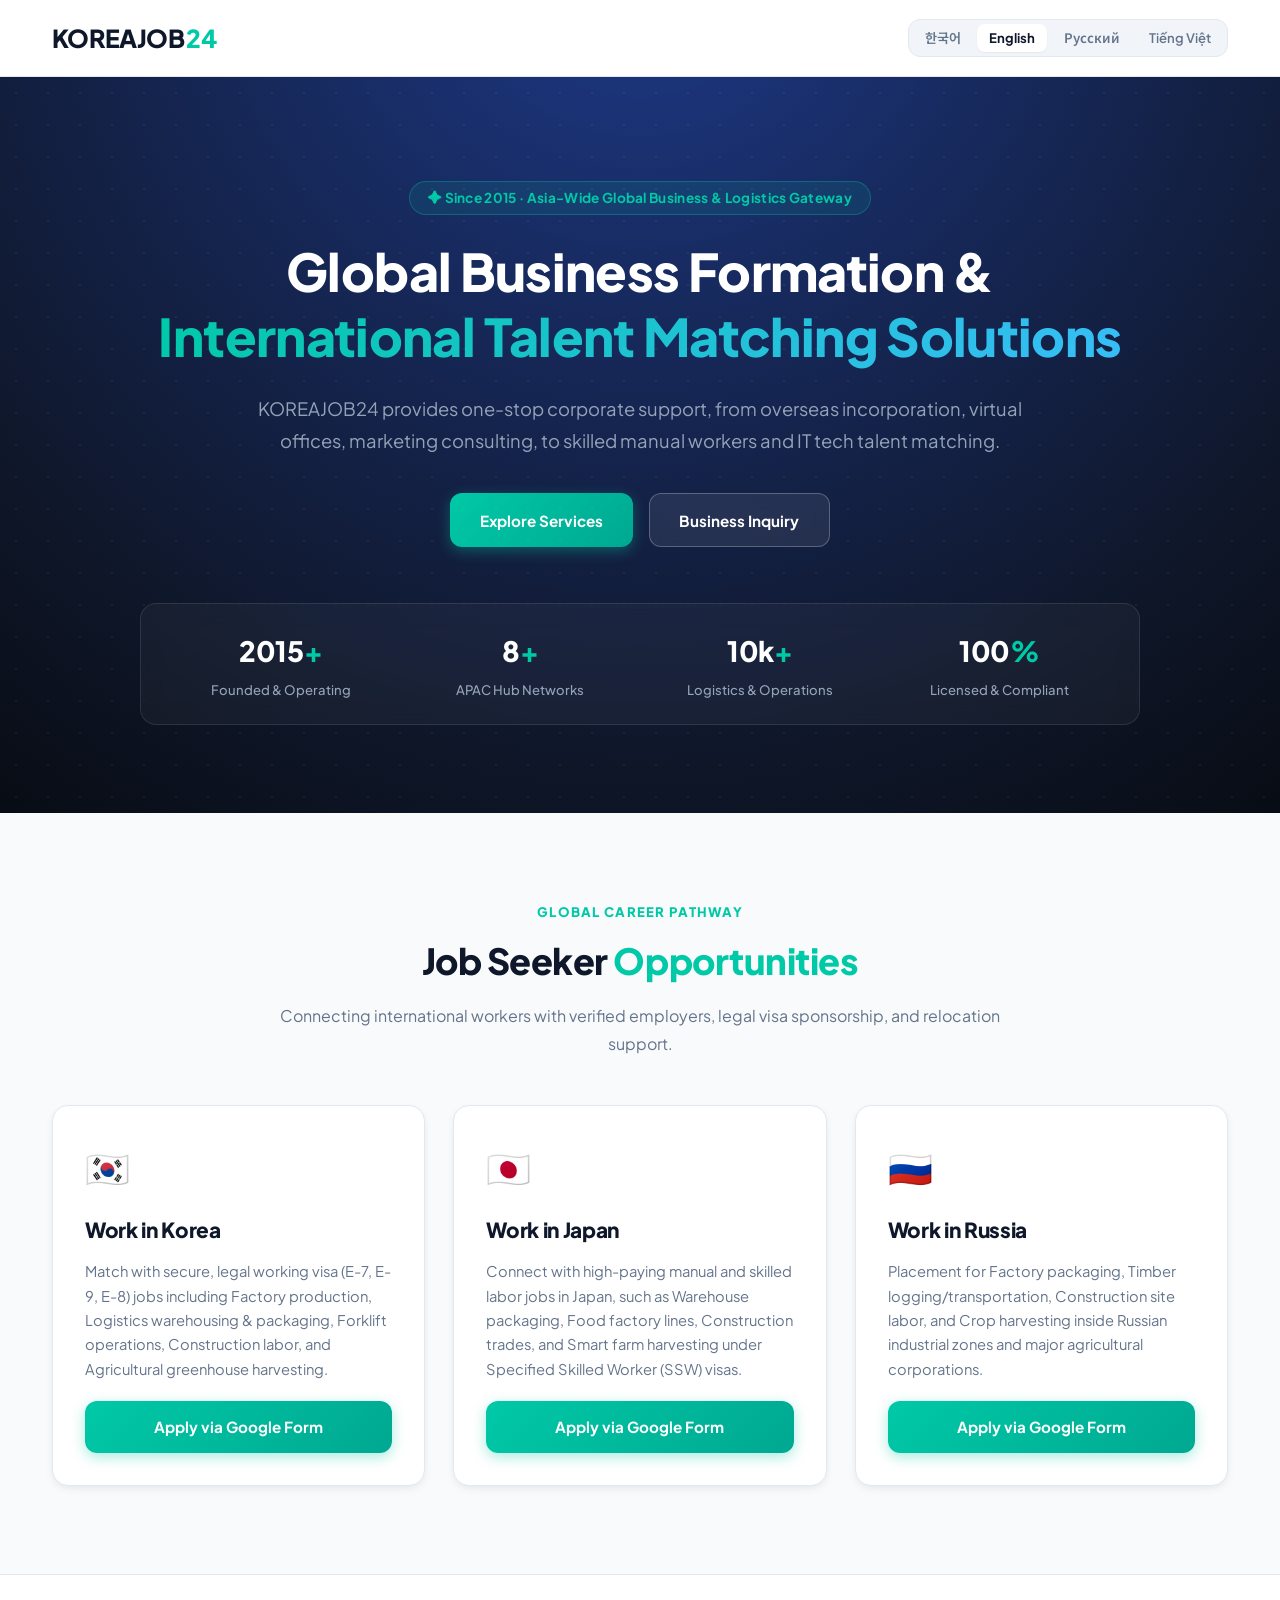
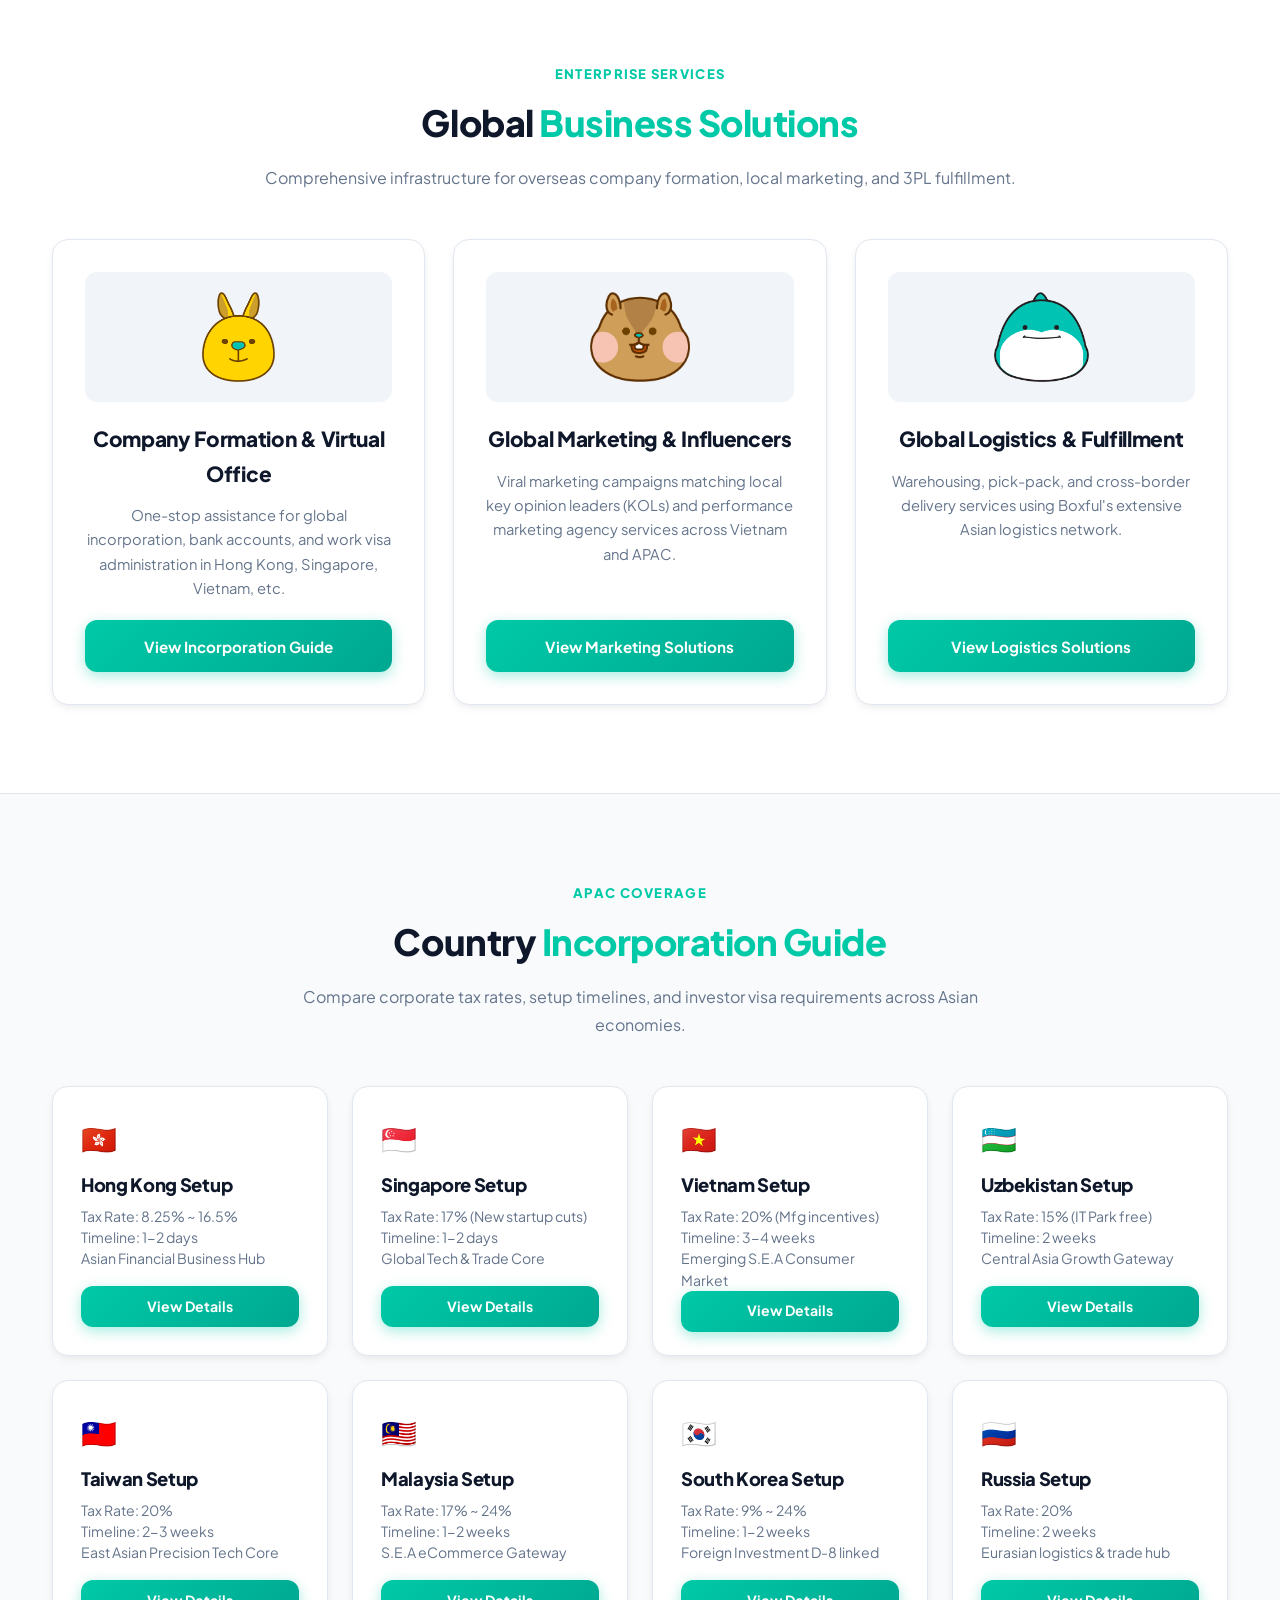
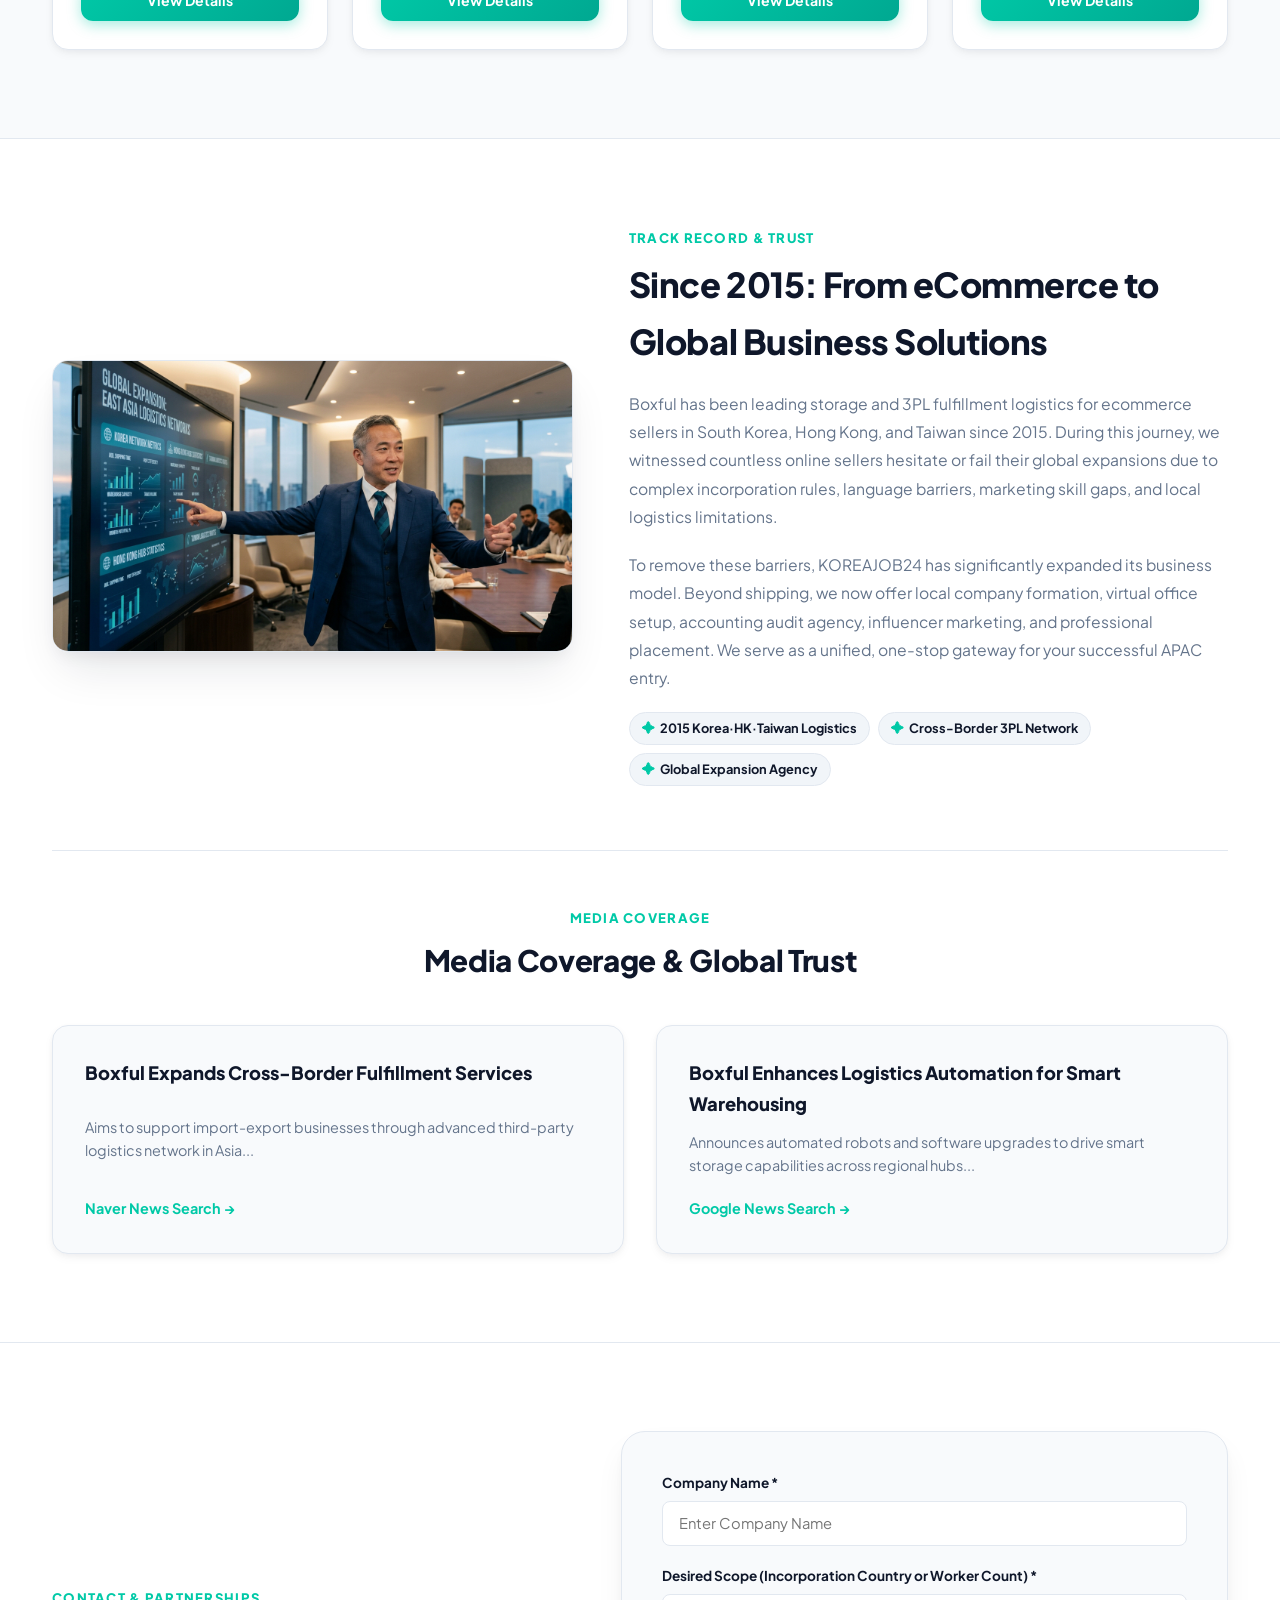
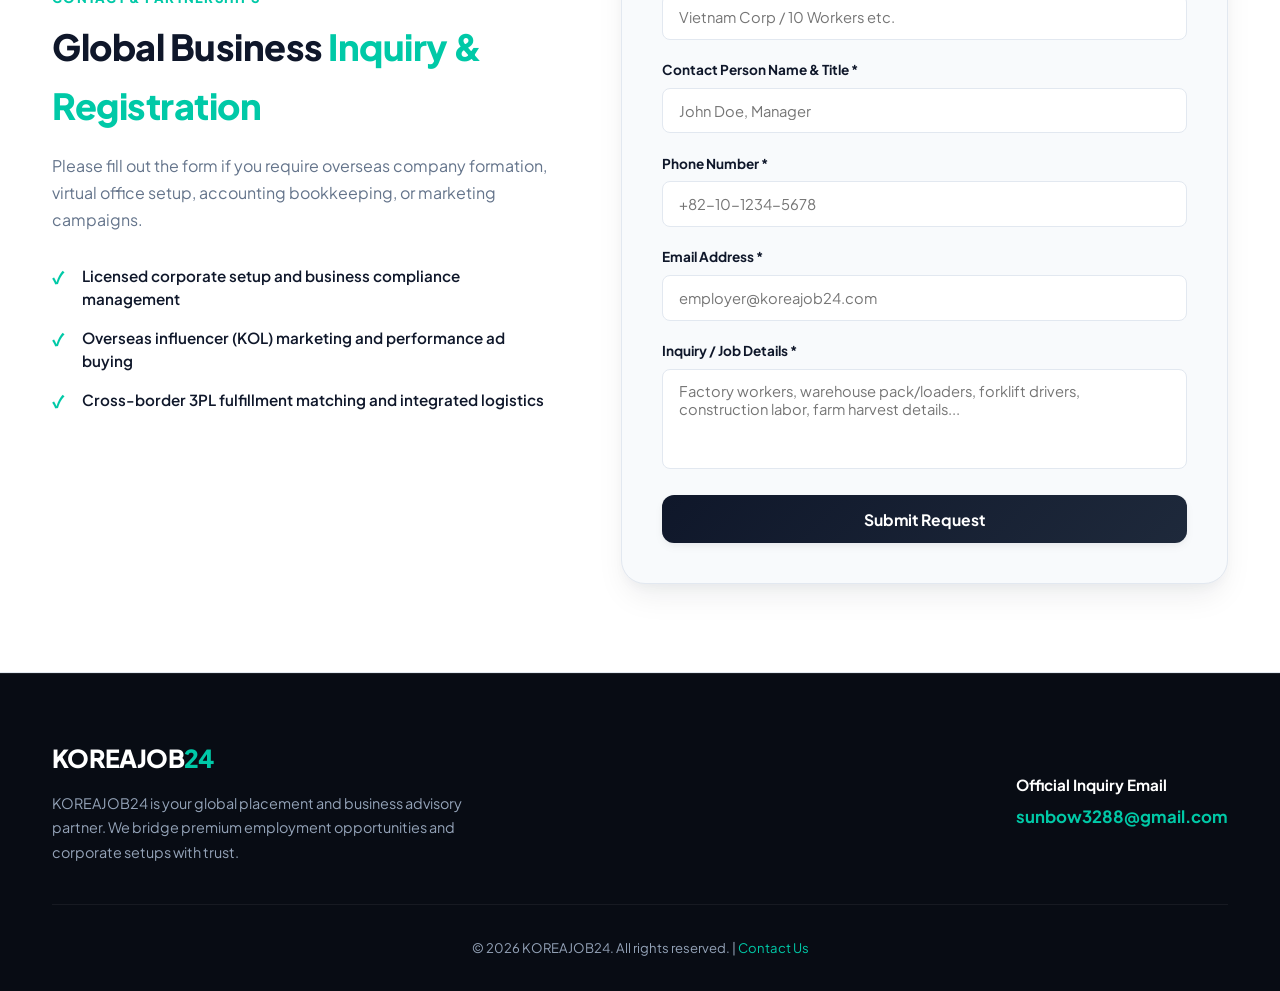
<file: index.html>
<!DOCTYPE html>
<html lang="ko">
<head>
  <meta charset="UTF-8">
  <meta name="viewport" content="width=device-width, initial-scale=1.0, maximum-scale=5.0">
  <title>KOREAJOB24 - 글로벌 비즈니스 설립, 해외 취업 및 마케팅·물류 솔루션</title>
  
  <!-- Primary SEO Meta Tags -->
  <meta name="description" content="KOREAJOB24는 해외 법인 설립, 비즈니스 비자 발급, 아시아 현지 인플루언서 마케팅, 박스풀 3PL 풀필먼트 물류 및 기능직/IT 해외 취업 매칭을 원스톱으로 제공합니다.">
  <meta name="keywords" content="해외법인설립, 해외취업, E-9비자, E-7비자, 박스풀물류, 크로스보더풀필먼트, 해외인플루언서마케팅, 글로벌비즈니스, 홍콩법인, 싱가포르법인, 베트남법인, 우즈베키스탄법인, 대만법인">
  <meta name="author" content="KOREAJOB24 & Boxful">
  <meta name="robots" content="index, follow, max-image-preview:large, max-snippet:-1, max-video-preview:-1">
  <link rel="canonical" href="https://koreajob24.com/">

  <!-- Hreflang Multi-language SEO -->
  <link rel="alternate" hreflang="ko" href="https://koreajob24.com/" />
  <link rel="alternate" hreflang="en" href="https://koreajob24.com/?lang=en" />
  <link rel="alternate" hreflang="ru" href="https://koreajob24.com/?lang=ru" />
  <link rel="alternate" hreflang="vi" href="https://koreajob24.com/?lang=vi" />
  <link rel="alternate" hreflang="x-default" href="https://koreajob24.com/" />

  <!-- Open Graph / Facebook / Kakao -->
  <meta property="og:type" content="website">
  <meta property="og:url" content="https://koreajob24.com/">
  <meta property="og:site_name" content="KOREAJOB24">
  <meta property="og:title" content="KOREAJOB24 - 글로벌 비즈니스 설립 및 해외 우수 인재 매칭">
  <meta property="og:description" content="2015년부터 축적된 아시아 물류 및 해외 법인설립, 인플루언서 마케팅, 합법 취업비자 매칭 통합 원스톱 플랫폼.">
  <meta property="og:image" content="brand_story.jpg">
  <meta property="og:locale" content="ko_KR">
  <meta property="og:locale:alternate" content="en_US">
  <meta property="og:locale:alternate" content="ru_RU">
  <meta property="og:locale:alternate" content="vi_VN">

  <!-- Twitter Meta Tags -->
  <meta name="twitter:card" content="summary_large_image">
  <meta name="twitter:title" content="KOREAJOB24 - Global Business & Talent Solutions">
  <meta name="twitter:description" content="One-stop platform for Asian market entry: Company incorporation, local influencer marketing, 3PL logistics, and talent recruitment.">
  <meta name="twitter:image" content="brand_story.jpg">

  <!-- Favicon & Stylesheet -->
  <link rel="stylesheet" href="style.css">

  <!-- JSON-LD Structured Data Schema -->
  <script type="application/ld+json">
  {
    "@context": "https://schema.org",
    "@type": "Organization",
    "name": "KOREAJOB24",
    "url": "https://koreajob24.com",
    "logo": "https://koreajob24.com/mascot_yellow.png",
    "description": "Global business setup, overseas talent matching, influencer marketing, and 3PL fulfillment logistics across Asia.",
    "foundingDate": "2015",
    "contactPoint": {
      "@type": "ContactPoint",
      "email": "sunbow3288@gmail.com",
      "contactType": "customer service",
      "areaServed": ["KR", "HK", "SG", "VN", "UZ", "TW", "MY", "RU", "JP"],
      "availableLanguage": ["Korean", "English", "Russian", "Vietnamese"]
    }
  }
  </script>
</head>
<body>
  
  <!-- Header -->
  <header>
    <div class="container">
      <a href="index.html" class="logo">KOREAJOB<span>24</span></a>
      <div class="lang-switch">
        <button class="lang-btn active" onclick="switchLanguage('ko')"><span class="lang-full">한국어</span><span class="lang-short">KO</span></button>
        <button class="lang-btn" onclick="switchLanguage('en')"><span class="lang-full">English</span><span class="lang-short">EN</span></button>
        <button class="lang-btn" onclick="switchLanguage('ru')"><span class="lang-full">Русский</span><span class="lang-short">RU</span></button>
        <button class="lang-btn" onclick="switchLanguage('vi')"><span class="lang-full">Tiếng Việt</span><span class="lang-short">VI</span></button>
      </div>
    </div>
  </header>

  <!-- Hero Section -->
  <section class="hero">
    <div class="container">
      <div class="hero-pill" data-lang-key="hero_pill">✦ Since 2015 · Asia-Wide Global Business & Logistics Gateway</div>
      <h1 data-lang-key="hero_title">글로벌 비즈니스 설립 및<br/><span>해외 우수 인재 매칭 솔루션</span></h1>
      <p data-lang-key="hero_subtitle">KOREAJOB24는 해외 법인 설립, 가상오피스, 글로벌 마케팅 대행부터 현장 기능직 및 IT 전문 인재 매칭까지 원스톱 기업 지원 서비스를 제공합니다.</p>
      <div class="hero-btns">
        <a href="#services" class="btn btn-primary" data-lang-key="hero_btn_services">서비스 둘러보기</a>
        <a href="#employers" class="btn btn-secondary" data-lang-key="hero_btn_employers">업무 제휴 및 문의</a>
      </div>

      <!-- Hero Stats Bar -->
      <div class="hero-stats">
        <div class="stat-item">
          <div class="stat-number">2015<span>+</span></div>
          <div class="stat-label" data-lang-key="stat_years_label">Founded & Operating</div>
        </div>
        <div class="stat-item">
          <div class="stat-number">8<span>+</span></div>
          <div class="stat-label" data-lang-key="stat_countries_label">APAC Hub Networks</div>
        </div>
        <div class="stat-item">
          <div class="stat-number">10k<span>+</span></div>
          <div class="stat-label" data-lang-key="stat_ops_label">Logistics & Operations</div>
        </div>
        <div class="stat-item">
          <div class="stat-number">100<span>%</span></div>
          <div class="stat-label" data-lang-key="stat_compliance_label">Licensed & Compliant</div>
        </div>
      </div>

    </div>
  </section>

  <!-- Job Seekers Section -->
  <section class="section" id="seekers" style="background-color: var(--bg-main); border-bottom: 1px solid var(--border);">
    <div class="container">
      <div class="section-header">
        <span class="section-tag" data-lang-key="section_tag_career">Global Career Pathway</span>
        <h2 class="section-title" data-lang-key="seekers_title">해외 취업 <span>지원하기</span></h2>
        <p class="section-subtitle" data-lang-key="seekers_subtitle">합법 비자 취득부터 근무지 배정까지, 신뢰할 수 있는 글로벌 일자리를 연결합니다.</p>
      </div>
      <div class="seeker-grid">
        
        <!-- Seeker Card 1: Korea -->
        <div class="seeker-card">
          <div>
            <div class="card-icon">🇰🇷</div>
            <h3 class="card-title" data-lang-key="card1_title">한국 취업 (Korea)</h3>
            <p class="card-desc" data-lang-key="card1_desc">제조 공장 생산직, 물류창고 포장/지게차 운전, 건설현장(토목/비계), 농가 농작물 수확 등 합법 비자(E-7, E-9, E-8) 기반의 안전하고 확실한 일자리를 매칭합니다.</p>
          </div>
          <a href="https://forms.google.com" target="_blank" class="btn btn-primary" data-lang-key="card_btn_apply">구글 폼으로 지원하기</a>
        </div>

        <!-- Seeker Card 2: Japan -->
        <div class="seeker-card">
          <div>
            <div class="card-icon">🇯🇵</div>
            <h3 class="card-title" data-lang-key="card2_title">일본 취업 (Japan)</h3>
            <p class="card-desc" data-lang-key="card2_desc">일본 내 대형 물류창고 하역 적재, 식품가공 공장 라인, 도로/건축 건설현장 노무, 비닐하우스 영농 등 특정기능 비자 취득을 통한 고수익 일자리를 연결합니다.</p>
          </div>
          <a href="https://forms.google.com" target="_blank" class="btn btn-primary" data-lang-key="card_btn_apply">구글 폼으로 지원하기</a>
        </div>

        <!-- Seeker Card 3: Russia -->
        <div class="seeker-card">
          <div>
            <div class="card-icon">🇷🇺</div>
            <h3 class="card-title" data-lang-key="card3_title">러시아 취업 (Russia)</h3>
            <p class="card-desc" data-lang-key="card3_desc">목재 벌목/수송 가공, 건설 현장 인부, 대규모 제조업 포장 라인, 농작물 수확 가공 등 러시아 주요 산업 단지와 아그로 기업의 신뢰할 수 있는 일자리를 매칭해 드립니다.</p>
          </div>
          <a href="https://forms.google.com" target="_blank" class="btn btn-primary" data-lang-key="card_btn_apply">구글 폼으로 지원하기</a>
        </div>

      </div>
    </div>
  </section>

  <!-- Global Business Solutions Section -->
  <section class="section" id="services" style="background-color: var(--bg-white);">
    <div class="container">
      <div class="section-header">
        <span class="section-tag" data-lang-key="section_tag_services">Enterprise Services</span>
        <h2 class="section-title" data-lang-key="services_title">글로벌 <span>비즈니스 솔루션</span></h2>
        <p class="section-subtitle" data-lang-key="services_subtitle">현지 진출 초기 설립부터 마케팅, 물류 유통까지 종합 원스톱 인프라를 제공합니다.</p>
      </div>
      <div class="seeker-grid">
        
        <!-- Service Card 1: Company Formation & Virtual Office -->
        <div class="seeker-card" style="height: auto; min-height: 440px; justify-content: space-between; text-align: center;">
          <div>
            <div class="mascot-container">
              <img src="mascot_yellow.png" alt="Mascot Yellow Rabbit" class="mascot-img">
            </div>
            <h3 class="card-title" data-lang-key="service1_title">해외법인 설립 & 가상오피스</h3>
            <p class="card-desc" data-lang-key="service1_desc">홍콩, 싱가포르, 베트남 등 글로벌 법인 설립 및 은행 계좌 개설, 주재원 비자 수속 대행 서비스를 원스톱으로 지원합니다.</p>
          </div>
          <a href="#countries" class="btn btn-primary" data-lang-key="service_btn_countries" style="width: 100%;">설립 가이드 보기</a>
        </div>

        <!-- Service Card 2: Global Digital Marketing -->
        <div class="seeker-card" style="height: auto; min-height: 440px; justify-content: space-between; text-align: center;">
          <div>
            <div class="mascot-container">
              <img src="mascot_brown.png" alt="Mascot Brown Chipmunk" class="mascot-img">
            </div>
            <h3 class="card-title" data-lang-key="service2_title_mkt">글로벌 마케팅 & 인플루언서</h3>
            <p class="card-desc" data-lang-key="service2_desc_mkt">베트남 및 아시아 전역 현지 유명 인플루언서(KOL/KOC) 매칭 바이럴 홍보 및 Meta, Google 기반의 현지 퍼포먼스 마케팅 대행 서비스를 제공합니다.</p>
          </div>
          <a href="marketing.html" class="btn btn-primary" data-lang-key="service_btn_mkt" style="width: 100%;">마케팅 솔루션 보기</a>
        </div>

        <!-- Service Card 3: Global Logistics & Sourcing -->
        <div class="seeker-card" style="height: auto; min-height: 440px; justify-content: space-between; text-align: center;">
          <div>
            <div class="mascot-container">
              <img src="mascot_green.png" alt="Mascot Green Whale" class="mascot-img">
            </div>
            <h3 class="card-title" data-lang-key="service3_title_logi">해외 물류 & 풀필먼트</h3>
            <p class="card-desc" data-lang-key="service3_desc_logi">아시아 전역 박스풀(Boxful) 자사 물류 창고 네트워크 기반의 보관, 포장, 글로벌 크로스보더(직판) 배송 대행 서비스를 제공합니다.</p>
          </div>
          <a href="logistics.html" class="btn btn-primary" data-lang-key="service_btn_logi" style="width: 100%;">해외물류 솔루션 보기</a>
        </div>

      </div>
    </div>
  </section>

  <!-- Country Incorporation Guides Section -->
  <section class="section" id="countries" style="background-color: var(--bg-main); border-top: 1px solid var(--border); border-bottom: 1px solid var(--border);">
    <div class="container">
      <div class="section-header">
        <span class="section-tag" data-lang-key="section_tag_apac">APAC Coverage</span>
        <h2 class="section-title" data-lang-key="countries_title">국가별 <span>법인설립 가이드</span></h2>
        <p class="section-subtitle" data-lang-key="countries_subtitle">국가별 세율 혜택, 법정 소요 기간, 비자 조건을 한눈에 비교하고 신청하세요.</p>
      </div>
      <div style="display: grid; grid-template-columns: repeat(auto-fit, minmax(240px, 1fr)); gap: 1.5rem;">
        
        <!-- Hong Kong Card -->
        <div class="seeker-card" style="height: 270px; padding: 1.75rem; justify-content: space-between;">
          <div>
            <div style="font-size: 1.8rem; margin-bottom: 0.5rem;">🇭🇰</div>
            <h4 class="card-title" data-lang-key="country_hk_title" style="font-size: 1.15rem; margin-bottom: 0.35rem;">홍콩 법인설립</h4>
            <p style="font-size: 0.88rem; color: var(--text-muted); line-height: 1.5;" data-lang-key="country_hk_desc">세율: 8.25% ~ 16.5%<br>소요기간: 1~2일<br>아시아 금융 비즈니스 허브</p>
          </div>
          <a href="hongkong.html" class="btn btn-primary" style="padding: 0.55rem; font-size: 0.88rem; text-align: center;" data-lang-key="btn_view_details">상세 보기</a>
        </div>

        <!-- Singapore Card -->
        <div class="seeker-card" style="height: 270px; padding: 1.75rem; justify-content: space-between;">
          <div>
            <div style="font-size: 1.8rem; margin-bottom: 0.5rem;">🇸🇬</div>
            <h4 class="card-title" data-lang-key="country_sg_title" style="font-size: 1.15rem; margin-bottom: 0.35rem;">싱가포르 법인설립</h4>
            <p style="font-size: 0.88rem; color: var(--text-muted); line-height: 1.5;" data-lang-key="country_sg_desc">세율: 17% (신규 감면)<br>소요기간: 1~2일<br>글로벌 테크/무역 중심지</p>
          </div>
          <a href="singapore.html" class="btn btn-primary" style="padding: 0.55rem; font-size: 0.88rem; text-align: center;" data-lang-key="btn_view_details">상세 보기</a>
        </div>

        <!-- Vietnam Card -->
        <div class="seeker-card" style="height: 270px; padding: 1.75rem; justify-content: space-between;">
          <div>
            <div style="font-size: 1.8rem; margin-bottom: 0.5rem;">🇻🇳</div>
            <h4 class="card-title" data-lang-key="country_vn_title" style="font-size: 1.15rem; margin-bottom: 0.35rem;">베트남 법인설립</h4>
            <p style="font-size: 0.88rem; color: var(--text-muted); line-height: 1.5;" data-lang-key="country_vn_desc">세율: 20% (제조업 우대)<br>소요기간: 3~4주<br>제조 및 신흥 소비 시장</p>
          </div>
          <a href="vietnam.html" class="btn btn-primary" style="padding: 0.55rem; font-size: 0.88rem; text-align: center;" data-lang-key="btn_view_details">상세 보기</a>
        </div>

        <!-- Uzbekistan Card -->
        <div class="seeker-card" style="height: 270px; padding: 1.75rem; justify-content: space-between;">
          <div>
            <div style="font-size: 1.8rem; margin-bottom: 0.5rem;">🇺🇿</div>
            <h4 class="card-title" data-lang-key="country_uz_title" style="font-size: 1.15rem; margin-bottom: 0.35rem;">우즈베키스탄 설립</h4>
            <p style="font-size: 0.88rem; color: var(--text-muted); line-height: 1.5;" data-lang-key="country_uz_desc">세율: 15% (IT 파크 면세)<br>소요기간: 2주<br>중앙아시아 거점 신흥 시장</p>
          </div>
          <a href="uzbekistan.html" class="btn btn-primary" style="padding: 0.55rem; font-size: 0.88rem; text-align: center;" data-lang-key="btn_view_details">상세 보기</a>
        </div>

        <!-- Taiwan Card -->
        <div class="seeker-card" style="height: 270px; padding: 1.75rem; justify-content: space-between;">
          <div>
            <div style="font-size: 1.8rem; margin-bottom: 0.5rem;">🇹🇼</div>
            <h4 class="card-title" data-lang-key="country_tw_title" style="font-size: 1.15rem; margin-bottom: 0.35rem;">대만 법인설립</h4>
            <p style="font-size: 0.88rem; color: var(--text-muted); line-height: 1.5;" data-lang-key="country_tw_desc">세율: 20%<br>소요기간: 2~3주<br>동아시아 정밀 IT 기술 거점</p>
          </div>
          <a href="taiwan.html" class="btn btn-primary" style="padding: 0.55rem; font-size: 0.88rem; text-align: center;" data-lang-key="btn_view_details">상세 보기</a>
        </div>

        <!-- Malaysia Card -->
        <div class="seeker-card" style="height: 270px; padding: 1.75rem; justify-content: space-between;">
          <div>
            <div style="font-size: 1.8rem; margin-bottom: 0.5rem;">🇲🇾</div>
            <h4 class="card-title" data-lang-key="country_my_title" style="font-size: 1.15rem; margin-bottom: 0.35rem;">말레이시아 설립</h4>
            <p style="font-size: 0.88rem; color: var(--text-muted); line-height: 1.5;" data-lang-key="country_my_desc">세율: 17% ~ 24%<br>소요기간: 1~2주<br>동남아 이커머스/물류 관문</p>
          </div>
          <a href="malaysia.html" class="btn btn-primary" style="padding: 0.55rem; font-size: 0.88rem; text-align: center;" data-lang-key="btn_view_details">상세 보기</a>
        </div>

        <!-- Korea Card -->
        <div class="seeker-card" style="height: 270px; padding: 1.75rem; justify-content: space-between;">
          <div>
            <div style="font-size: 1.8rem; margin-bottom: 0.5rem;">🇰🇷</div>
            <h4 class="card-title" data-lang-key="country_ko_title" style="font-size: 1.15rem; margin-bottom: 0.35rem;">한국 법인설립</h4>
            <p style="font-size: 0.88rem; color: var(--text-muted); line-height: 1.5;" data-lang-key="country_ko_desc">세율: 9% ~ 24%<br>소요기간: 1~2주<br>외투기업 D-8 투자 연동</p>
          </div>
          <a href="korea.html" class="btn btn-primary" style="padding: 0.55rem; font-size: 0.88rem; text-align: center;" data-lang-key="btn_view_details">상세 보기</a>
        </div>

        <!-- Russia Card -->
        <div class="seeker-card" style="height: 270px; padding: 1.75rem; justify-content: space-between;">
          <div>
            <div style="font-size: 1.8rem; margin-bottom: 0.5rem;">🇷🇺</div>
            <h4 class="card-title" data-lang-key="country_ru_title" style="font-size: 1.15rem; margin-bottom: 0.35rem;">러시아 법인설립</h4>
            <p style="font-size: 0.88rem; color: var(--text-muted); line-height: 1.5;" data-lang-key="country_ru_desc">세율: 20%<br>소요기간: 2주<br>유라시아 제조/유통 시장</p>
          </div>
          <a href="russia.html" class="btn btn-primary" style="padding: 0.55rem; font-size: 0.88rem; text-align: center;" data-lang-key="btn_view_details">상세 보기</a>
        </div>

      </div>
    </div>
  </section>

  <!-- Media & Brand Story Section -->
  <section class="section" id="media" style="background-color: var(--bg-white);">
    <div class="container">
      
      <!-- Brand Story Part -->
      <div class="brand-story-grid">
        <div class="brand-story-img-wrap">
          <img src="brand_story.jpg" alt="Boxful Global Strategy Presentation" class="brand-story-img">
        </div>
        <div class="brand-story-text">
          <span class="section-tag" style="text-align: left;" data-lang-key="section_tag_story">Track Record & Trust</span>
          <h2 style="font-size: 2.15rem; font-weight: 800; color: var(--primary); margin-bottom: 1.25rem; letter-spacing: -0.03rem;" data-lang-key="brand_story_title">Since 2015: 이커머스에서 글로벌 비즈니스 솔루션으로</h2>
          <p style="font-size: 0.98rem; color: var(--text-muted); line-height: 1.8; margin-bottom: 1.25rem;" data-lang-key="brand_story_p1">
            박스풀(Boxful)은 2015년부터 한국, 홍콩, 대만에서 이커머스 셀러들의 보관 및 3PL 풀필먼트 물류를 선도하며 성장해왔습니다. 그 과정에서 수많은 온라인 판매자들이 현지 법인 설립 규정, 언어 장벽, 마케팅 노하우 부족, 그리고 현지 물류 및 신뢰할 수 있는 아웃소싱 인력 수배의 한계 때문에 아시아 시장 확장을 주저하고 좌절하는 것을 목격했습니다.
          </p>
          <p style="font-size: 0.98rem; color: var(--text-muted); line-height: 1.8;" data-lang-key="brand_story_p2">
            이에 KOREAJOB24는 고객사들의 해외 진출 장벽을 허물고자 사업 모델을 대폭 확장했습니다. 단순히 물류에만 그치지 않고 해외 현지 법인 설립, 회계/세무 감사 대행, 글로벌 디지털/인플루언서 마케팅, 그리고 신뢰할 수 있는 기능직/IT 인력 수급까지 완벽하게 원스톱으로 지원함으로써 성공적인 아시아 무역의 든든한 동반자가 되어 드립니다.
          </p>
          <div class="brand-story-badge-wrap">
            <div class="story-chip"><span>✦</span> 2015 Korea·HK·Taiwan Logistics</div>
            <div class="story-chip"><span>✦</span> Cross-Border 3PL Network</div>
            <div class="story-chip"><span>✦</span> Global Expansion Agency</div>
          </div>
        </div>
      </div>
      
      <hr style="border: 0; border-top: 1px solid var(--border); margin-bottom: 3.5rem;">

      <!-- News Coverage Part -->
      <div class="section-header" style="margin-bottom: 2.5rem;">
        <span class="section-tag" data-lang-key="section_tag_media">Media Coverage</span>
        <h3 style="font-size: 1.85rem; font-weight: 800; color: var(--primary); letter-spacing: -0.02rem;" data-lang-key="news_section_title">언론 보도 및 공인 신뢰성</h3>
      </div>
      <div style="display: grid; grid-template-columns: repeat(auto-fit, minmax(300px, 1fr)); gap: 2rem;">
        
        <!-- News Card 1 -->
        <div class="seeker-card" style="height: auto; min-height: 220px; padding: 2rem; background-color: var(--bg-main);">
          <h4 style="font-size: 1.15rem; font-weight: 800; color: var(--primary); margin-bottom: 0.75rem;" data-lang-key="news1_title">박스풀, 크로스보더 풀필먼트 서비스 전격 확장</h4>
          <p style="font-size: 0.9rem; color: var(--text-muted); line-height: 1.6;" data-lang-key="news1_desc">아시아 전역의 자체 물류망을 기반으로 수출입 기업용 3PL 서비스를 다각화하고 나섰습니다...</p>
          <div style="margin-top: 1.25rem; font-size: 0.9rem; font-weight: 700;">
            <a href="https://search.naver.com/search.naver?query=boxful" target="_blank" style="color: var(--accent); text-decoration: none; display: inline-flex; align-items: center; gap: 0.25rem;" data-lang-key="news_link_search">네이버 기사 검색 &rarr;</a>
          </div>
        </div>

        <!-- News Card 2 -->
        <div class="seeker-card" style="height: auto; min-height: 220px; padding: 2rem; background-color: var(--bg-main);">
          <h4 style="font-size: 1.15rem; font-weight: 800; color: var(--primary); margin-bottom: 0.75rem;" data-lang-key="news2_title">스마트 보관 업계 선두 박스풀, 물류 센터 자동화 확대</h4>
          <p style="font-size: 0.9rem; color: var(--text-muted); line-height: 1.6;" data-lang-key="news2_desc">박스풀은 로봇공학 및 소프트웨어 연동 풀필먼트 솔루션 고도화를 발표하며 글로벌 경쟁력을 증명했습니다...</p>
          <div style="margin-top: 1.25rem; font-size: 0.9rem; font-weight: 700;">
            <a href="https://www.google.com/search?q=boxful+%EB%AC%BC%EB%A5%98" target="_blank" style="color: var(--accent); text-decoration: none; display: inline-flex; align-items: center; gap: 0.25rem;" data-lang-key="news_link_search_google">구글 물류 기사 검색 &rarr;</a>
          </div>
        </div>

      </div>
    </div>
  </section>

  <!-- Employers Section -->
  <section class="section employer-section" id="employers">
    <div class="container">
      <div class="form-layout">
        <div class="form-info">
          <span class="section-tag" style="text-align: left;" data-lang-key="section_tag_contact">Contact & Partnerships</span>
          <h2 data-lang-key="employers_title">글로벌 비즈니스 <span>도입 및 상담 신청</span></h2>
          <p data-lang-key="employers_subtitle">해외법인 설립, 오피스 주소지 대행, 글로벌 마케팅 컨설팅, 혹은 물류 및 아웃소싱 도입이 필요하신 기업 담당자분께서는 양식을 작성해 주세요.</p>
          <ul class="info-points">
            <li data-lang-key="emp_point1">글로벌 회사 설립 및 비즈니스 법률 규정 준수 대행</li>
            <li data-lang-key="emp_point2">해외 인플루언서(KOL) 마케팅 대행 및 현지 매체 바잉</li>
            <li data-lang-key="emp_point3">크로스보더 3PL 풀필먼트 연동 및 통합 물류 관리</li>
          </ul>
        </div>
        
        <div class="form-card">
          <form id="employerForm" onsubmit="handleFormSubmit(event)">
            
            <div class="form-group">
              <label for="companyName" data-lang-key="form_label_company">회사명 / 기관명 (Company Name) *</label>
              <input type="text" id="companyName" class="form-control" placeholder="koreajob24" required>
            </div>
            
            <div class="form-group">
              <label for="workersCount" data-lang-key="form_label_workers">도입 희망 사항 (법인 설립 지역 또는 인력 인원수) *</label>
              <input type="text" id="workersCount" class="form-control" placeholder="Vietnam Corporation / 10 Workers" required>
            </div>
            
            <div class="form-group">
              <label for="contactPerson" data-lang-key="form_label_contact">담당자 성함 & 직함 (Contact Person) *</label>
              <input type="text" id="contactPerson" class="form-control" placeholder="John Doe" required>
            </div>

            <div class="form-group">
              <label for="contactPhone" data-lang-key="form_label_phone">연락처 / 전화번호 (Phone Number) *</label>
              <input type="tel" id="contactPhone" class="form-control" placeholder="+82-10-1234-5678" required>
            </div>
            
            <div class="form-group">
              <label for="contactEmail" data-lang-key="form_label_email">이메일 주소 (Email Address) *</label>
              <input type="email" id="contactEmail" class="form-control" placeholder="employer@koreajob24.com" required>
            </div>

            <div class="form-group">
              <label for="jobDescription" data-lang-key="form_label_details">상세 문의 내용 (Inquiry / Job Details) *</label>
              <textarea id="jobDescription" class="form-control" placeholder="Requirements details..." required></textarea>
            </div>
            
            <button type="submit" id="submitBtn" class="form-submit-btn" data-lang-key="form_btn_submit">문의 및 서비스 신청하기 (Submit)</button>
          </form>
          
          <div id="formNotification" class="form-notification"></div>
        </div>
      </div>
    </div>
  </section>

  <!-- Footer -->
  <footer>
    <div class="container">
      <div class="footer-layout">
        <div class="footer-brand">
          <a href="index.html" class="logo">KOREAJOB<span>24</span></a>
          <p data-lang-key="footer_desc">글로벌 인력 매칭 및 비즈니스 설립 대행 파트너 KOREAJOB24입니다. 정직과 신뢰를 바탕으로 고수익 일자리 매칭 및 법인 컨설팅을 수행합니다.</p>
        </div>
        <div class="footer-contact">
          <h4 data-lang-key="footer_contact_title">공식 이메일 문의 (Inquiry Email)</h4>
          <a href="mailto:sunbow3288@gmail.com">sunbow3288@gmail.com</a>
        </div>
      </div>
      <div class="footer-bottom">
        &copy; 2026 KOREAJOB24. All rights reserved. | <a href="mailto:sunbow3288@gmail.com" style="color: var(--accent); text-decoration: none;">Contact Us</a>
      </div>
    </div>
  </footer>

  <script src="script.js"></script>
</body>
</html>
</file>
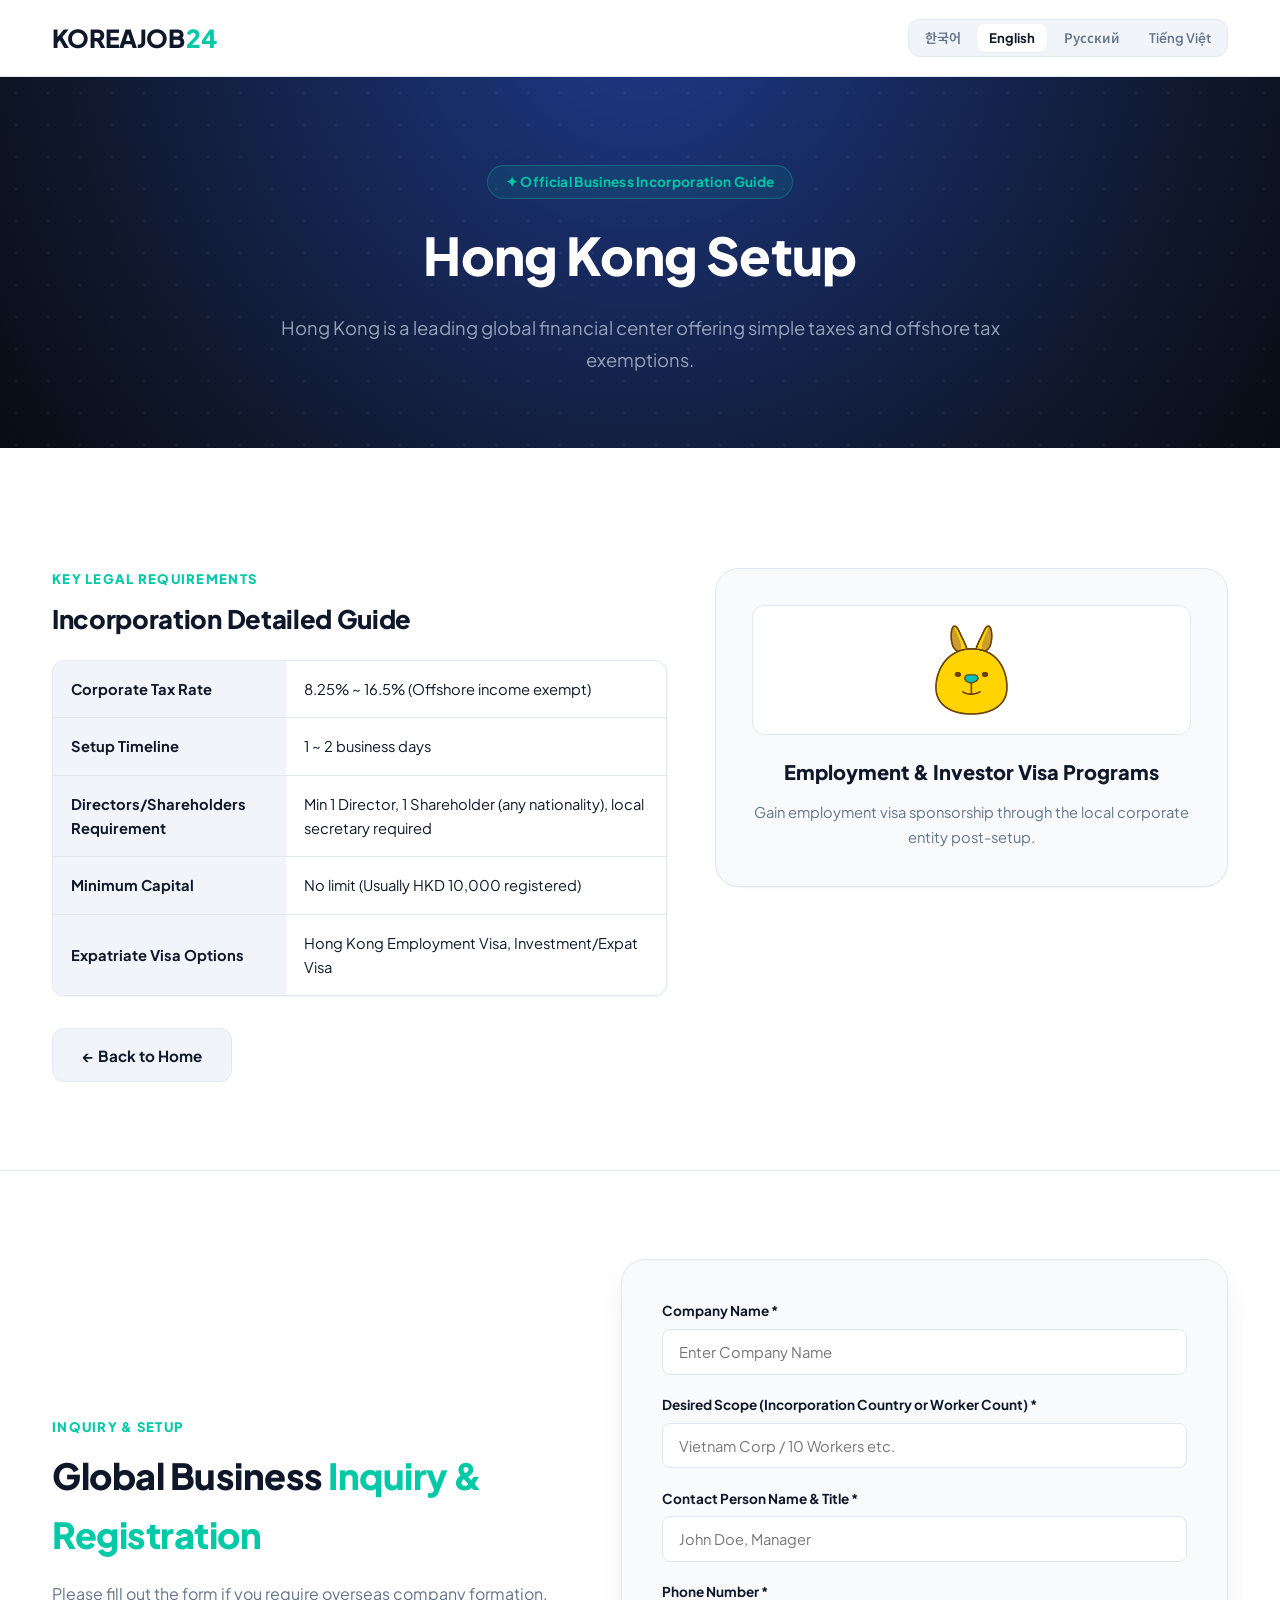
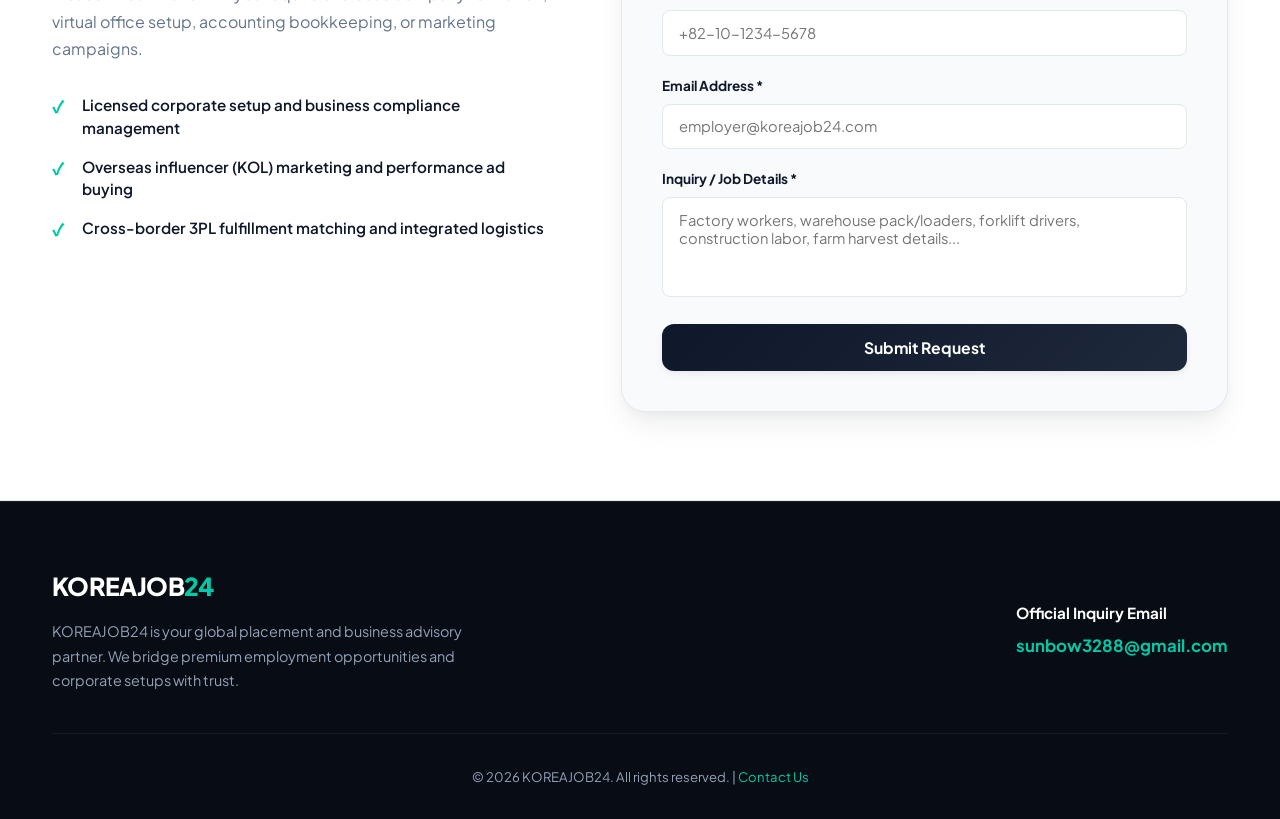
<file: hongkong.html>
<!DOCTYPE html>
<html lang="ko">
<head>
  <meta charset="UTF-8">
  <meta name="viewport" content="width=device-width, initial-scale=1.0, maximum-scale=5.0">
  <title>홍콩 법인설립 가이드 - KOREAJOB24</title>
  
  <!-- Primary SEO Meta Tags -->
  <meta name="description" content="홍콩 법인설립 1~2일 소요, 8.25% 저세율 및 역외 면세 혜택, 주재원 취업 비자 발급 수속 원스톱 대행.">
  <meta name="keywords" content="법인설립, 해외법인, 홍콩 법인설립, 투자비자, 취업비자, 가상오피스, 세무기장, KOREAJOB24">
  <meta name="robots" content="index, follow">
  <link rel="canonical" href="https://koreajob24.com/hongkong.html">

  <!-- Hreflang Multi-language SEO -->
  <link rel="alternate" hreflang="ko" href="https://koreajob24.com/hongkong.html" />
  <link rel="alternate" hreflang="en" href="https://koreajob24.com/hongkong.html?lang=en" />
  <link rel="alternate" hreflang="ru" href="https://koreajob24.com/hongkong.html?lang=ru" />
  <link rel="alternate" hreflang="vi" href="https://koreajob24.com/hongkong.html?lang=vi" />
  <link rel="alternate" hreflang="x-default" href="https://koreajob24.com/hongkong.html" />

  <!-- Open Graph -->
  <meta property="og:type" content="article">
  <meta property="og:url" content="https://koreajob24.com/hongkong.html">
  <meta property="og:title" content="홍콩 법인설립 가이드 - KOREAJOB24">
  <meta property="og:description" content="홍콩 법인설립 1~2일 소요, 8.25% 저세율 및 역외 면세 혜택, 주재원 취업 비자 발급 수속 원스톱 대행.">
  <meta property="og:image" content="mascot_yellow.png">

  <!-- Twitter Meta Tags -->
  <meta name="twitter:card" content="summary_large_image">
  <meta name="twitter:title" content="홍콩 법인설립 가이드 - KOREAJOB24">
  <meta name="twitter:description" content="홍콩 법인설립 1~2일 소요, 8.25% 저세율 및 역외 면세 혜택, 주재원 취업 비자 발급 수속 원스톱 대행.">
  <meta name="twitter:image" content="mascot_yellow.png">

  <link rel="stylesheet" href="style.css">

  <script type="application/ld+json">
  {
    "@context": "https://schema.org",
    "@type": "Article",
    "headline": "홍콩 법인설립 가이드 - KOREAJOB24",
    "description": "홍콩 법인설립 1~2일 소요, 8.25% 저세율 및 역외 면세 혜택, 주재원 취업 비자 발급 수속 원스톱 대행.",
    "publisher": {
      "@type": "Organization",
      "name": "KOREAJOB24"
    }
  }
  </script>
</head>
<body>
  
  <!-- Header -->
  <header>
    <div class="container">
      <a href="index.html" class="logo">KOREAJOB<span>24</span></a>
      <div class="lang-switch">
        <button class="lang-btn active" onclick="switchLanguage('ko')"><span class="lang-full">한국어</span><span class="lang-short">KO</span></button>
        <button class="lang-btn" onclick="switchLanguage('en')"><span class="lang-full">English</span><span class="lang-short">EN</span></button>
        <button class="lang-btn" onclick="switchLanguage('ru')"><span class="lang-full">Русский</span><span class="lang-short">RU</span></button>
        <button class="lang-btn" onclick="switchLanguage('vi')"><span class="lang-full">Tiếng Việt</span><span class="lang-short">VI</span></button>
      </div>
    </div>
  </header>

  <!-- Hero Section -->
  <section class="hero" style="padding: 5.5rem 0 4.5rem 0;">
    <div class="container" style="text-align: center;">
      <div class="hero-pill">✦ Official Business Incorporation Guide</div>
      <h1 data-lang-key="country_hk_title">홍콩 법인설립</h1>
      <p data-lang-key="hk_desc_p" style="max-width: 760px; margin: 1rem auto 0 auto;">홍콩은 간단한 세율 구조와 역외 면세 혜택을 갖춘 아시아 금융 허브입니다.</p>
    </div>
  </section>

  <!-- Country Content -->
  <section class="section" style="background-color: var(--bg-white);">
    <div class="container">
      <div class="country-grid">
        
        <!-- Left Facts -->
        <div>
          <span class="section-tag" style="text-align: left;">Key Legal Requirements</span>
          <h3 style="font-size: 1.6rem; font-weight: 800; color: var(--primary); margin-bottom: 1.25rem; letter-spacing: -0.02rem;" data-lang-key="guide_title">법인설립 <span>상세 정보</span></h3>
          <table class="fact-table">
            <tr>
              <td data-lang-key="td_tax_rate">법인세율 (Tax Rate)</td>
              <td data-lang-key="hk_tax_val">8.25% ~ 16.5% (역외 원천 소득 면세 가능)</td>
            </tr>
            <tr>
              <td data-lang-key="td_timeline">설립 소요 기간 (Timeline)</td>
              <td data-lang-key="hk_time_val">1 ~ 2 영업일</td>
            </tr>
            <tr>
              <td data-lang-key="td_directors">이사/주주 요건 (Directors/Shareholders)</td>
              <td data-lang-key="hk_dir_val">최소 이사 1인, 주주 1인 (국적 무관), 현지 법인 비서 필수</td>
            </tr>
            <tr>
              <td data-lang-key="td_capital">최저 자본금 (Min Capital)</td>
              <td data-lang-key="hk_cap_val">제한 없음 (통상 HKD 10,000으로 등록)</td>
            </tr>
            <tr>
              <td data-lang-key="td_visa">대표 비자 종류 (Visa Options)</td>
              <td data-lang-key="hk_visa_val">홍콩 취업 비자 (Employment Visa), 투자 주재원 비자</td>
            </tr>
          </table>
          <a href="index.html" class="btn btn-secondary" style="color: var(--primary); border-color: var(--border); background: var(--bg-subtle);" data-lang-key="btn_back">&larr; 메인으로 돌아가기</a>
        </div>

        <!-- Right Visual & Visa Guide -->
        <div style="background-color: var(--bg-main); border: 1px solid var(--border); border-radius: var(--radius-xl); padding: 2.25rem; text-align: center; box-shadow: var(--shadow-sm);">
          <div class="mascot-container" style="background: var(--bg-white); border: 1px solid var(--border);">
            <img src="mascot_yellow.png" alt="Mascot Yellow Rabbit" class="mascot-img">
          </div>
          <h4 data-lang-key="visa_desc_title" style="font-size: 1.25rem; font-weight: 800; color: var(--primary); margin-bottom: 0.75rem; margin-top: 1rem;">취업 및 투자 비자 프로그램</h4>
          <p data-lang-key="hk_visa_desc" style="font-size: 0.92rem; color: var(--text-muted); line-height: 1.7;">홍콩 법인 설립 후 정식 고용 계약을 통해 취업 비자를 스폰서받거나, 투자 비자를 통해 정착할 수 있습니다.</p>
        </div>

      </div>
    </div>
  </section>

  <!-- Employers Section -->
  <section class="section employer-section" id="employers">
    <div class="container">
      <div class="form-layout">
        <div class="form-info">
          <span class="section-tag" style="text-align: left;">Inquiry & Setup</span>
          <h2 data-lang-key="employers_title">글로벌 비즈니스 <span>도입 및 상담 신청</span></h2>
          <p data-lang-key="employers_subtitle">해외법인 설립, 오피스 주소지 대행, 현지 회계세무 기장, 혹은 우수 인력 도입이 필요하신 기업 담당자분께서는 양식을 작성해 주세요.</p>
          <ul class="info-points">
            <li data-lang-key="emp_point1">글로벌 회사 설립 및 비즈니스 법률 규정 준수 대행</li>
            <li data-lang-key="emp_point2">경력직 기능공 및 글로벌 IT 소프트웨어 엔지니어 매칭</li>
            <li data-lang-key="emp_point3">도입 후 사후 정착 케어 및 지속적인 통번역 지원 서비스</li>
          </ul>
        </div>
        
        <div class="form-card">
          <form id="employerForm" onsubmit="handleFormSubmit(event)">
            
            <div class="form-group">
              <label for="companyName" data-lang-key="form_label_company">회사명 / 기관명 (Company Name) *</label>
              <input type="text" id="companyName" class="form-control" placeholder="koreajob24" required>
            </div>
            
            <div class="form-group">
              <label for="workersCount" data-lang-key="form_label_workers">도입 희망 사항 (법인 설립 지역 또는 인력 인원수) *</label>
              <input type="text" id="workersCount" class="form-control" placeholder="홍콩 법인설립 / 10명 등" required>
            </div>
            
            <div class="form-group">
              <label for="contactPerson" data-lang-key="form_label_contact">담당자 성함 & 직함 (Contact Person) *</label>
              <input type="text" id="contactPerson" class="form-control" placeholder="John Doe" required>
            </div>

            <div class="form-group">
              <label for="contactPhone" data-lang-key="form_label_phone">연락처 / 전화번호 (Phone Number) *</label>
              <input type="tel" id="contactPhone" class="form-control" placeholder="+82-10-1234-5678" required>
            </div>
            
            <div class="form-group">
              <label for="contactEmail" data-lang-key="form_label_email">이메일 주소 (Email Address) *</label>
              <input type="email" id="contactEmail" class="form-control" placeholder="employer@koreajob24.com" required>
            </div>

            <div class="form-group">
              <label for="jobDescription" data-lang-key="form_label_details">상세 문의 내용 (Inquiry / Job Details) *</label>
              <textarea id="jobDescription" class="form-control" placeholder="Inquiry details for 홍콩 법인설립..." required></textarea>
            </div>
            
            <button type="submit" id="submitBtn" class="form-submit-btn" data-lang-key="form_btn_submit">문의 및 서비스 신청하기 (Submit)</button>
          </form>
          
          <div id="formNotification" class="form-notification"></div>
        </div>
      </div>
    </div>
  </section>

  <!-- Footer -->
  <footer>
    <div class="container">
      <div class="footer-layout">
        <div class="footer-brand">
          <a href="index.html" class="logo">KOREAJOB<span>24</span></a>
          <p data-lang-key="footer_desc">글로벌 인력 매칭 및 비즈니스 설립 대행 파트너 KOREAJOB24입니다. 정직과 신뢰를 바탕으로 고수익 일자리 매칭 및 법인 컨설팅을 수행합니다.</p>
        </div>
        <div class="footer-contact">
          <h4 data-lang-key="footer_contact_title">공식 이메일 문의 (Inquiry Email)</h4>
          <a href="mailto:sunbow3288@gmail.com">sunbow3288@gmail.com</a>
        </div>
      </div>
      <div class="footer-bottom">
        &copy; 2026 KOREAJOB24. All rights reserved. | <a href="mailto:sunbow3288@gmail.com" style="color: var(--accent); text-decoration: none;">Contact Us</a>
      </div>
    </div>
  </footer>

  <script src="script.js"></script>
</body>
</html>
</file>
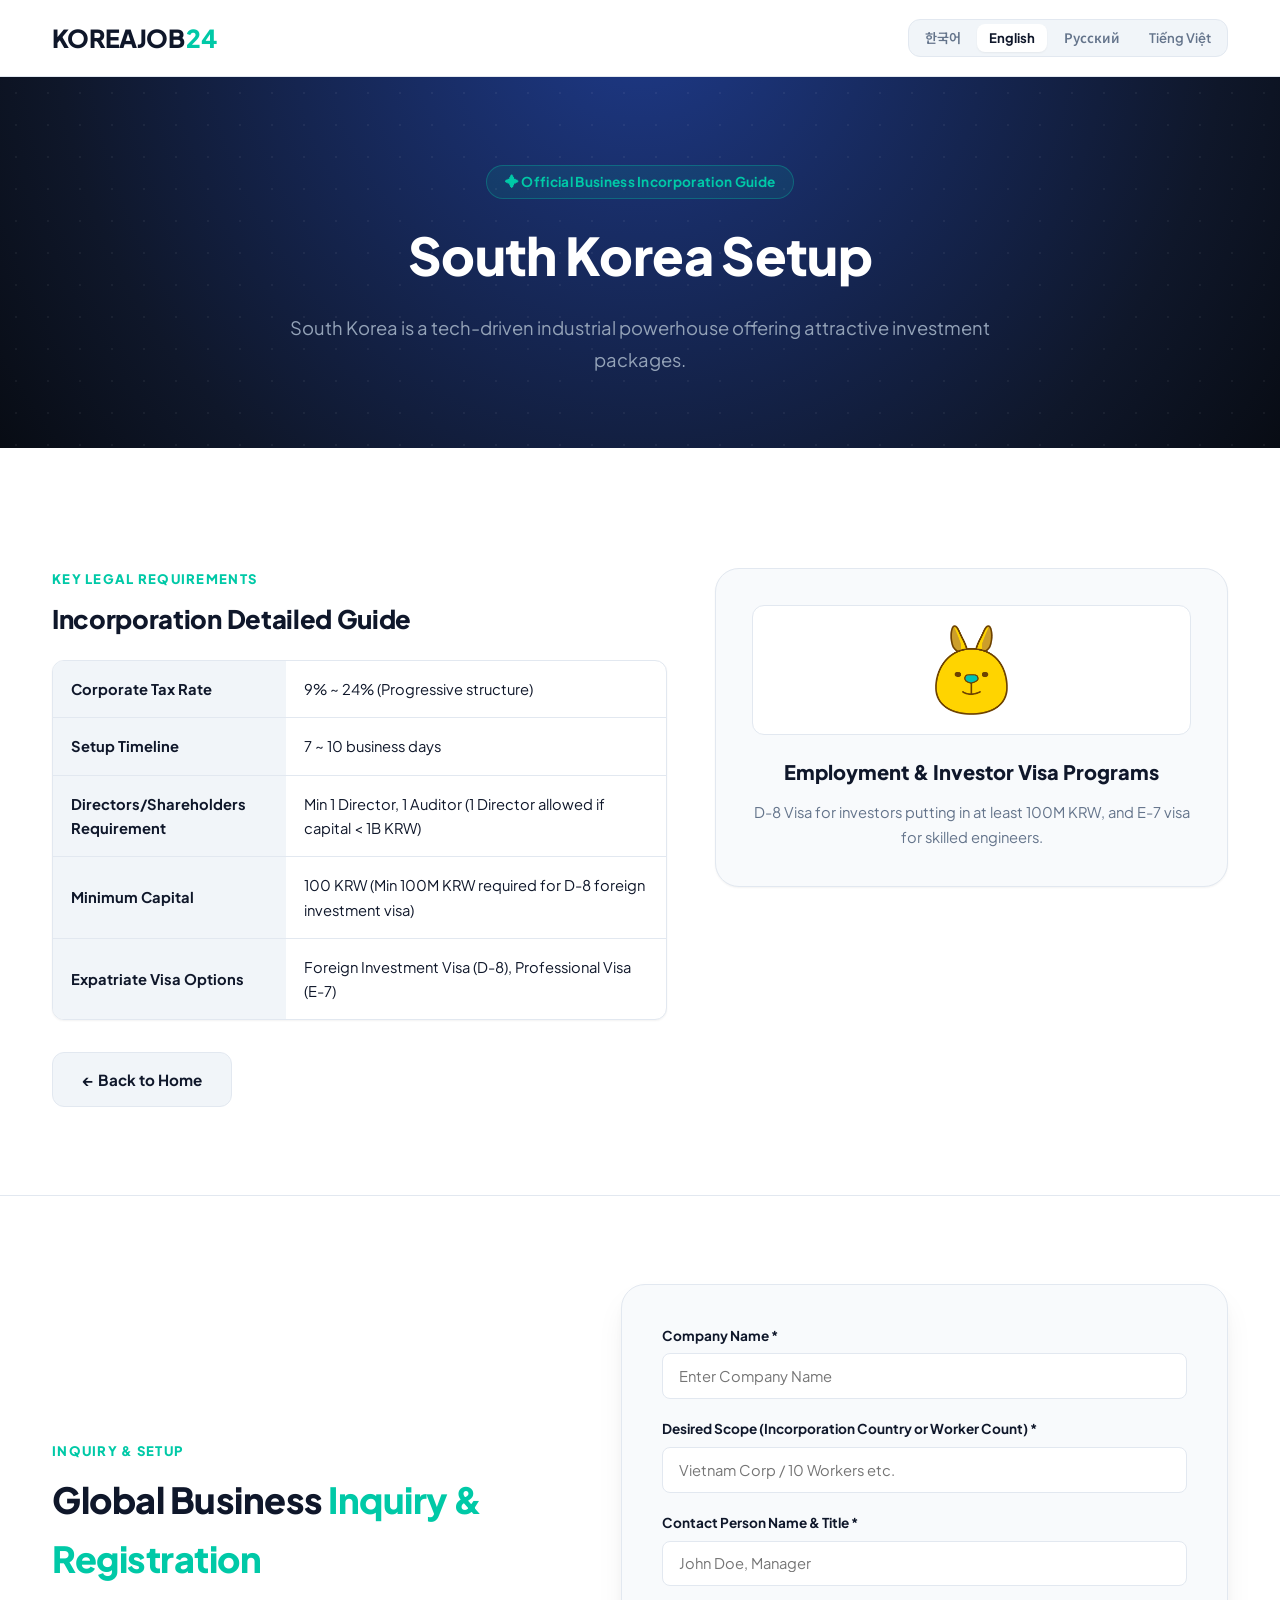
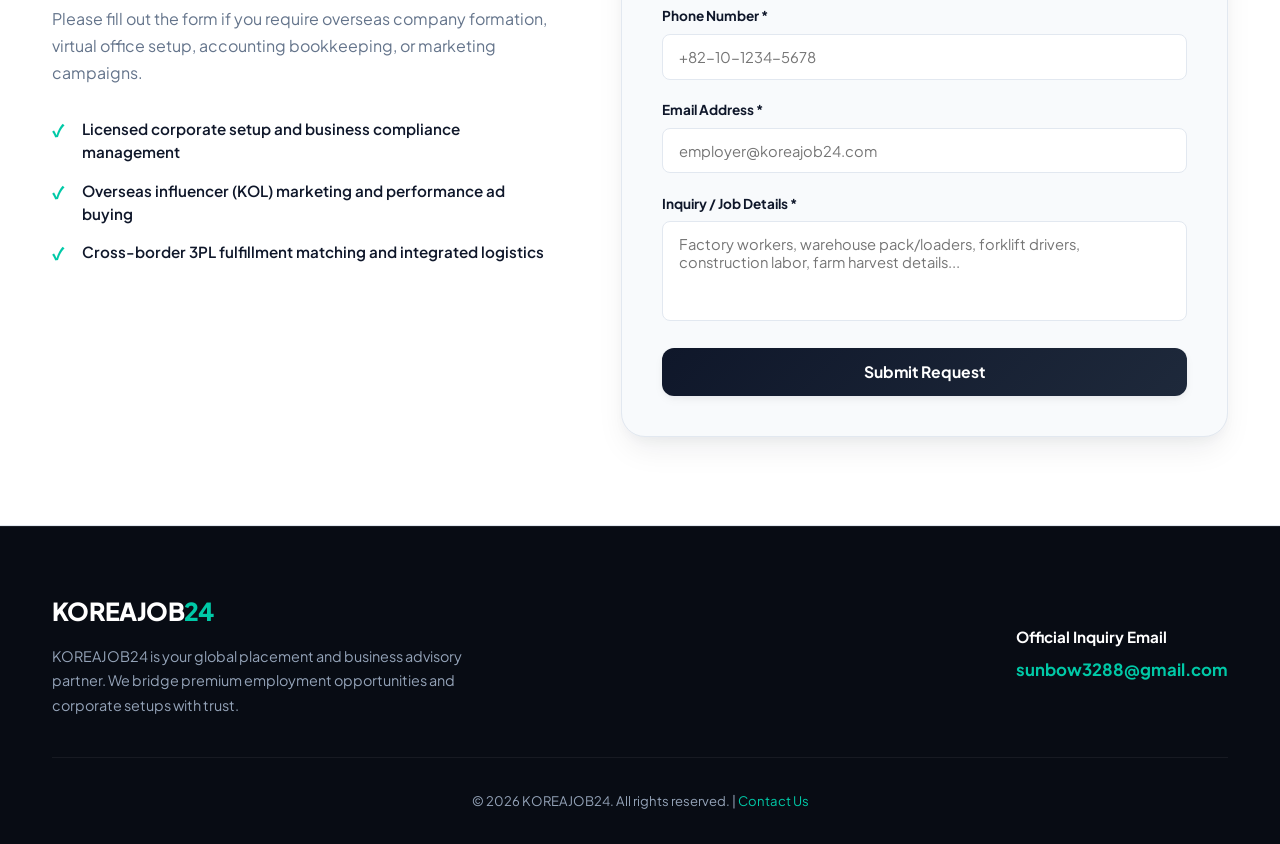
<file: korea.html>
<!DOCTYPE html>
<html lang="ko">
<head>
  <meta charset="UTF-8">
  <meta name="viewport" content="width=device-width, initial-scale=1.0, maximum-scale=5.0">
  <title>한국 법인설립 가이드 - KOREAJOB24</title>
  
  <!-- Primary SEO Meta Tags -->
  <meta name="description" content="대한민국 외국인 투자법인 설립, 외투기업 D-8 투자비자 및 E-7 전문직 취업비자 발급 대행.">
  <meta name="keywords" content="법인설립, 해외법인, 한국 법인설립, 투자비자, 취업비자, 가상오피스, 세무기장, KOREAJOB24">
  <meta name="robots" content="index, follow">
  <link rel="canonical" href="https://koreajob24.com/korea.html">

  <!-- Hreflang Multi-language SEO -->
  <link rel="alternate" hreflang="ko" href="https://koreajob24.com/korea.html" />
  <link rel="alternate" hreflang="en" href="https://koreajob24.com/korea.html?lang=en" />
  <link rel="alternate" hreflang="ru" href="https://koreajob24.com/korea.html?lang=ru" />
  <link rel="alternate" hreflang="vi" href="https://koreajob24.com/korea.html?lang=vi" />
  <link rel="alternate" hreflang="x-default" href="https://koreajob24.com/korea.html" />

  <!-- Open Graph -->
  <meta property="og:type" content="article">
  <meta property="og:url" content="https://koreajob24.com/korea.html">
  <meta property="og:title" content="한국 법인설립 가이드 - KOREAJOB24">
  <meta property="og:description" content="대한민국 외국인 투자법인 설립, 외투기업 D-8 투자비자 및 E-7 전문직 취업비자 발급 대행.">
  <meta property="og:image" content="mascot_yellow.png">

  <!-- Twitter Meta Tags -->
  <meta name="twitter:card" content="summary_large_image">
  <meta name="twitter:title" content="한국 법인설립 가이드 - KOREAJOB24">
  <meta name="twitter:description" content="대한민국 외국인 투자법인 설립, 외투기업 D-8 투자비자 및 E-7 전문직 취업비자 발급 대행.">
  <meta name="twitter:image" content="mascot_yellow.png">

  <link rel="stylesheet" href="style.css">

  <script type="application/ld+json">
  {
    "@context": "https://schema.org",
    "@type": "Article",
    "headline": "한국 법인설립 가이드 - KOREAJOB24",
    "description": "대한민국 외국인 투자법인 설립, 외투기업 D-8 투자비자 및 E-7 전문직 취업비자 발급 대행.",
    "publisher": {
      "@type": "Organization",
      "name": "KOREAJOB24"
    }
  }
  </script>
</head>
<body>
  
  <!-- Header -->
  <header>
    <div class="container">
      <a href="index.html" class="logo">KOREAJOB<span>24</span></a>
      <div class="lang-switch">
        <button class="lang-btn active" onclick="switchLanguage('ko')"><span class="lang-full">한국어</span><span class="lang-short">KO</span></button>
        <button class="lang-btn" onclick="switchLanguage('en')"><span class="lang-full">English</span><span class="lang-short">EN</span></button>
        <button class="lang-btn" onclick="switchLanguage('ru')"><span class="lang-full">Русский</span><span class="lang-short">RU</span></button>
        <button class="lang-btn" onclick="switchLanguage('vi')"><span class="lang-full">Tiếng Việt</span><span class="lang-short">VI</span></button>
      </div>
    </div>
  </header>

  <!-- Hero Section -->
  <section class="hero" style="padding: 5.5rem 0 4.5rem 0;">
    <div class="container" style="text-align: center;">
      <div class="hero-pill">✦ Official Business Incorporation Guide</div>
      <h1 data-lang-key="country_ko_title">한국 법인설립</h1>
      <p data-lang-key="ko_desc_p" style="max-width: 760px; margin: 1rem auto 0 auto;">대한민국은 고도화된 기술 기반 인프라와 매력적인 투자 인센티브를 제공하는 시장입니다.</p>
    </div>
  </section>

  <!-- Country Content -->
  <section class="section" style="background-color: var(--bg-white);">
    <div class="container">
      <div class="country-grid">
        
        <!-- Left Facts -->
        <div>
          <span class="section-tag" style="text-align: left;">Key Legal Requirements</span>
          <h3 style="font-size: 1.6rem; font-weight: 800; color: var(--primary); margin-bottom: 1.25rem; letter-spacing: -0.02rem;" data-lang-key="guide_title">법인설립 <span>상세 정보</span></h3>
          <table class="fact-table">
            <tr>
              <td data-lang-key="td_tax_rate">법인세율 (Tax Rate)</td>
              <td data-lang-key="ko_tax_val">9% ~ 24% (누진세율 구조)</td>
            </tr>
            <tr>
              <td data-lang-key="td_timeline">설립 소요 기간 (Timeline)</td>
              <td data-lang-key="ko_time_val">7 ~ 10 영업일</td>
            </tr>
            <tr>
              <td data-lang-key="td_directors">이사/주주 요건 (Directors/Shareholders)</td>
              <td data-lang-key="ko_dir_val">최소 이사 1인, 감사 1인 (자본금 10억 미만 시 1인 이사 가능)</td>
            </tr>
            <tr>
              <td data-lang-key="td_capital">최저 자본금 (Min Capital)</td>
              <td data-lang-key="ko_cap_val">100원 이상 (단, 외국인 투자비자 D-8 취득 시 최소 1억 원)</td>
            </tr>
            <tr>
              <td data-lang-key="td_visa">대표 비자 종류 (Visa Options)</td>
              <td data-lang-key="ko_visa_val">외국인 투자 비자 (D-8), 특정 활동 취업 비자 (E-7)</td>
            </tr>
          </table>
          <a href="index.html" class="btn btn-secondary" style="color: var(--primary); border-color: var(--border); background: var(--bg-subtle);" data-lang-key="btn_back">&larr; 메인으로 돌아가기</a>
        </div>

        <!-- Right Visual & Visa Guide -->
        <div style="background-color: var(--bg-main); border: 1px solid var(--border); border-radius: var(--radius-xl); padding: 2.25rem; text-align: center; box-shadow: var(--shadow-sm);">
          <div class="mascot-container" style="background: var(--bg-white); border: 1px solid var(--border);">
            <img src="mascot_yellow.png" alt="Mascot Yellow Rabbit" class="mascot-img">
          </div>
          <h4 data-lang-key="visa_desc_title" style="font-size: 1.25rem; font-weight: 800; color: var(--primary); margin-bottom: 0.75rem; margin-top: 1rem;">취업 및 투자 비자 프로그램</h4>
          <p data-lang-key="ko_visa_desc" style="font-size: 0.92rem; color: var(--text-muted); line-height: 1.7;">최소 1억 원 이상 투자한 외국인 경영자에게 D-8 비자가 발급되며, 전문 외국 기술자 매칭 시 E-7 비자가 사용됩니다.</p>
        </div>

      </div>
    </div>
  </section>

  <!-- Employers Section -->
  <section class="section employer-section" id="employers">
    <div class="container">
      <div class="form-layout">
        <div class="form-info">
          <span class="section-tag" style="text-align: left;">Inquiry & Setup</span>
          <h2 data-lang-key="employers_title">글로벌 비즈니스 <span>도입 및 상담 신청</span></h2>
          <p data-lang-key="employers_subtitle">해외법인 설립, 오피스 주소지 대행, 현지 회계세무 기장, 혹은 우수 인력 도입이 필요하신 기업 담당자분께서는 양식을 작성해 주세요.</p>
          <ul class="info-points">
            <li data-lang-key="emp_point1">글로벌 회사 설립 및 비즈니스 법률 규정 준수 대행</li>
            <li data-lang-key="emp_point2">경력직 기능공 및 글로벌 IT 소프트웨어 엔지니어 매칭</li>
            <li data-lang-key="emp_point3">도입 후 사후 정착 케어 및 지속적인 통번역 지원 서비스</li>
          </ul>
        </div>
        
        <div class="form-card">
          <form id="employerForm" onsubmit="handleFormSubmit(event)">
            
            <div class="form-group">
              <label for="companyName" data-lang-key="form_label_company">회사명 / 기관명 (Company Name) *</label>
              <input type="text" id="companyName" class="form-control" placeholder="koreajob24" required>
            </div>
            
            <div class="form-group">
              <label for="workersCount" data-lang-key="form_label_workers">도입 희망 사항 (법인 설립 지역 또는 인력 인원수) *</label>
              <input type="text" id="workersCount" class="form-control" placeholder="한국 법인설립 / 10명 등" required>
            </div>
            
            <div class="form-group">
              <label for="contactPerson" data-lang-key="form_label_contact">담당자 성함 & 직함 (Contact Person) *</label>
              <input type="text" id="contactPerson" class="form-control" placeholder="John Doe" required>
            </div>

            <div class="form-group">
              <label for="contactPhone" data-lang-key="form_label_phone">연락처 / 전화번호 (Phone Number) *</label>
              <input type="tel" id="contactPhone" class="form-control" placeholder="+82-10-1234-5678" required>
            </div>
            
            <div class="form-group">
              <label for="contactEmail" data-lang-key="form_label_email">이메일 주소 (Email Address) *</label>
              <input type="email" id="contactEmail" class="form-control" placeholder="employer@koreajob24.com" required>
            </div>

            <div class="form-group">
              <label for="jobDescription" data-lang-key="form_label_details">상세 문의 내용 (Inquiry / Job Details) *</label>
              <textarea id="jobDescription" class="form-control" placeholder="Inquiry details for 한국 법인설립..." required></textarea>
            </div>
            
            <button type="submit" id="submitBtn" class="form-submit-btn" data-lang-key="form_btn_submit">문의 및 서비스 신청하기 (Submit)</button>
          </form>
          
          <div id="formNotification" class="form-notification"></div>
        </div>
      </div>
    </div>
  </section>

  <!-- Footer -->
  <footer>
    <div class="container">
      <div class="footer-layout">
        <div class="footer-brand">
          <a href="index.html" class="logo">KOREAJOB<span>24</span></a>
          <p data-lang-key="footer_desc">글로벌 인력 매칭 및 비즈니스 설립 대행 파트너 KOREAJOB24입니다. 정직과 신뢰를 바탕으로 고수익 일자리 매칭 및 법인 컨설팅을 수행합니다.</p>
        </div>
        <div class="footer-contact">
          <h4 data-lang-key="footer_contact_title">공식 이메일 문의 (Inquiry Email)</h4>
          <a href="mailto:sunbow3288@gmail.com">sunbow3288@gmail.com</a>
        </div>
      </div>
      <div class="footer-bottom">
        &copy; 2026 KOREAJOB24. All rights reserved. | <a href="mailto:sunbow3288@gmail.com" style="color: var(--accent); text-decoration: none;">Contact Us</a>
      </div>
    </div>
  </footer>

  <script src="script.js"></script>
</body>
</html>
</file>
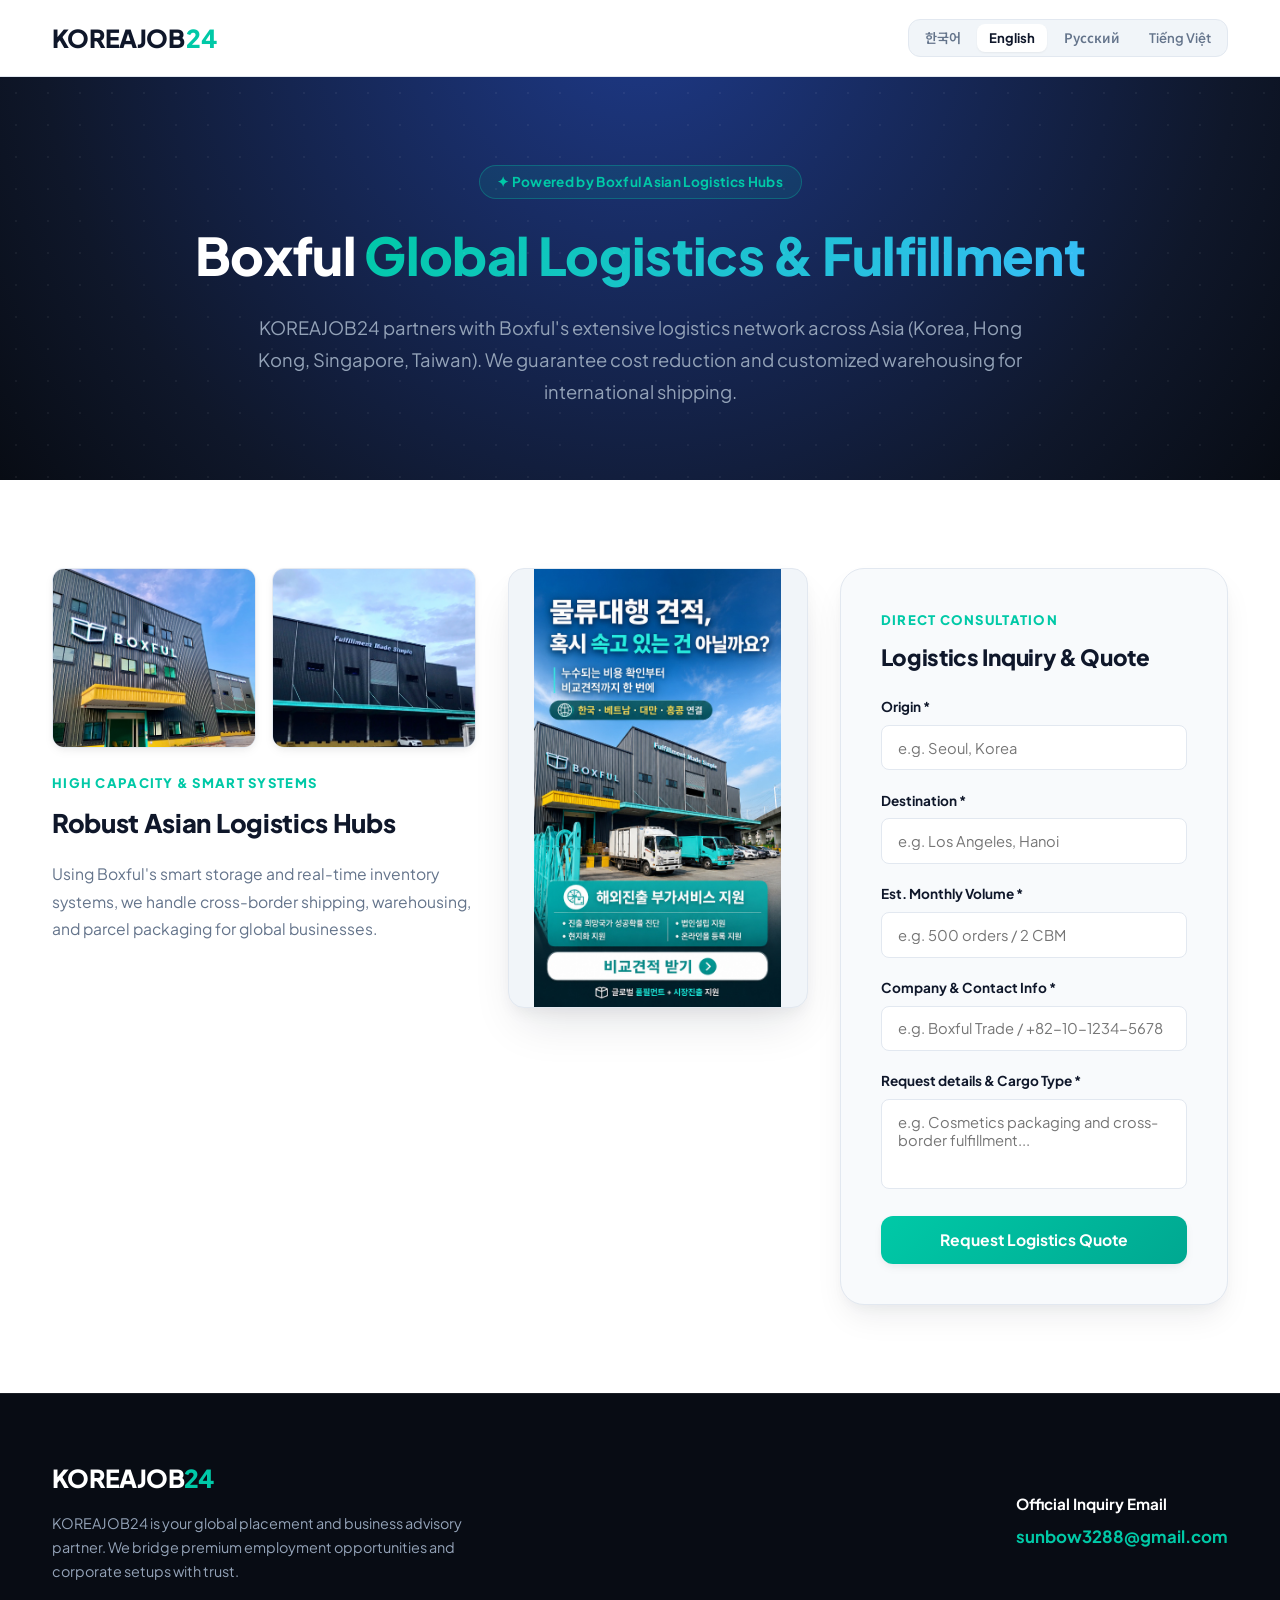
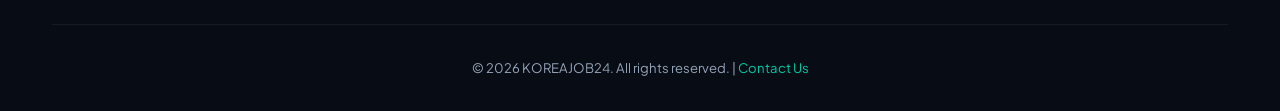
<file: logistics.html>
<!DOCTYPE html>
<html lang="ko">
<head>
  <meta charset="UTF-8">
  <meta name="viewport" content="width=device-width, initial-scale=1.0, maximum-scale=5.0">
  <title>Boxful 해외 물류 & 풀필먼트 - KOREAJOB24</title>
  
  <!-- Primary SEO Meta Tags -->
  <meta name="description" content="박스풀(Boxful)의 아시아 전역(한국, 홍콩, 싱가포르, 대만) 자체 물류망을 기반으로 수출입 크로스보더 풀필먼트, 스마트 보관창고 및 물류 견적 조율 서비스를 제공합니다.">
  <meta name="keywords" content="박스풀, Boxful, 해외물류, 크로스보더풀필먼트, 3PL물류, 전자상거래물류, 홍콩물류, 대만물류, 스마트창고">
  <meta name="robots" content="index, follow">
  <link rel="canonical" href="https://koreajob24.com/logistics.html">

  <!-- Hreflang Multi-language SEO -->
  <link rel="alternate" hreflang="ko" href="https://koreajob24.com/logistics.html" />
  <link rel="alternate" hreflang="en" href="https://koreajob24.com/logistics.html?lang=en" />
  <link rel="alternate" hreflang="ru" href="https://koreajob24.com/logistics.html?lang=ru" />
  <link rel="alternate" hreflang="vi" href="https://koreajob24.com/logistics.html?lang=vi" />
  <link rel="alternate" hreflang="x-default" href="https://koreajob24.com/logistics.html" />

  <!-- Open Graph / Facebook -->
  <meta property="og:type" content="website">
  <meta property="og:url" content="https://koreajob24.com/logistics.html">
  <meta property="og:title" content="Boxful 해외 물류 & 크로스보더 풀필먼트">
  <meta property="og:description" content="아시아 전역 박스풀 스마트 물류망 기반 보관, 패킹, 해외 직판 배송 원스톱 대행.">
  <meta property="og:image" content="fulfillment1.jpg">

  <!-- Twitter Meta Tags -->
  <meta name="twitter:card" content="summary_large_image">
  <meta name="twitter:title" content="Boxful Global Logistics & Fulfillment">
  <meta name="twitter:description" content="Cross-border 3PL fulfillment and smart storage across Korea, HK, Taiwan, and Singapore.">
  <meta name="twitter:image" content="fulfillment1.jpg">

  <link rel="stylesheet" href="style.css">

  <script type="application/ld+json">
  {
    "@context": "https://schema.org",
    "@type": "Service",
    "name": "Boxful Global Logistics & 3PL Fulfillment",
    "provider": {
      "@type": "Organization",
      "name": "KOREAJOB24 & Boxful"
    },
    "description": "Cross-border logistics, automated smart warehousing, and fulfillment services across Asia."
  }
  </script>
</head>
<body>
  
  <!-- Header -->
  <header>
    <div class="container">
      <a href="index.html" class="logo">KOREAJOB<span>24</span></a>
      <div class="lang-switch">
        <button class="lang-btn active" onclick="switchLanguage('ko')"><span class="lang-full">한국어</span><span class="lang-short">KO</span></button>
        <button class="lang-btn" onclick="switchLanguage('en')"><span class="lang-full">English</span><span class="lang-short">EN</span></button>
        <button class="lang-btn" onclick="switchLanguage('ru')"><span class="lang-full">Русский</span><span class="lang-short">RU</span></button>
        <button class="lang-btn" onclick="switchLanguage('vi')"><span class="lang-full">Tiếng Việt</span><span class="lang-short">VI</span></button>
      </div>
    </div>
  </header>

  <!-- Hero Section -->
  <section class="hero" style="padding: 5.5rem 0 4.5rem 0;">
    <div class="container" style="text-align: center;">
      <div class="hero-pill">✦ Powered by Boxful Asian Logistics Hubs</div>
      <h1 data-lang-key="logistics_title">박스풀 해외 물류 & 풀필먼트</h1>
      <p data-lang-key="logistics_subtitle" style="max-width: 800px; margin: 1rem auto 0 auto;">KOREAJOB24는 아시아 전역(한국, 홍콩, 싱가포르, 대만 등)에 걸친 박스풀(Boxful)의 탄탄한 자사 물류 네트워크 및 크로스보더 풀필먼트 인프라를 활용하여 수출입 물류 비용 절감과 맞춤 보관 서비스를 약속합니다.</p>
    </div>
  </section>

  <!-- Content Grid -->
  <section class="section" style="background-color: var(--bg-white);">
    <div class="container">
      <div class="logistics-grid">
        
        <!-- Column 1: Warehouse Photos & Details -->
        <div>
          <div style="display: grid; grid-template-columns: 1fr 1fr; gap: 1rem; margin-bottom: 1.5rem;">
            <img src="fulfillment3.jpg" alt="Boxful Fulfillment Center Facade" style="width: 100%; border-radius: var(--radius-md); box-shadow: var(--shadow-md); height: 180px; object-fit: cover; border: 1px solid var(--border);">
            <img src="fulfillment1.jpg" alt="Boxful Fulfillment Made Simple" style="width: 100%; border-radius: var(--radius-md); box-shadow: var(--shadow-md); height: 180px; object-fit: cover; border: 1px solid var(--border);">
          </div>
          <span class="section-tag" style="text-align: left;">High Capacity & Smart Systems</span>
          <h3 style="font-size: 1.6rem; font-weight: 800; color: var(--primary); margin-bottom: 1rem; letter-spacing: -0.02rem;" data-lang-key="logistics_strength_title">탄탄하게 구축된 아시아 물류 허브</h3>
          <p style="font-size: 0.98rem; color: var(--text-muted); line-height: 1.75; margin-bottom: 1.75rem;" data-lang-key="logistics_strength_desc">
            박스풀의 최첨단 스마트 보관 및 자동 입출고 모니터링 시스템을 통해, 국내외 쇼핑몰의 크로스보더(해외 직판) 배송부터 보관 및 패킹까지 전 과정을 완벽히 관리합니다.
          </p>
          <a href="index.html" class="btn btn-secondary" style="color: var(--primary); border-color: var(--border); background: var(--bg-subtle);" data-lang-key="btn_back">&larr; 메인으로 돌아가기</a>
        </div>

        <!-- Column 2: Vertical Ad Banner -->
        <div style="text-align: center;">
          <img src="fulfillment2.jpg" alt="Boxful Logistics Ad Banner" style="width: 100%; border-radius: var(--radius-lg); box-shadow: var(--shadow-xl); height: 440px; object-fit: contain; background-color: var(--bg-subtle); border: 1px solid var(--border);">
        </div>

        <!-- Column 3: Quote Request Form -->
        <div class="form-card">
          <span class="section-tag" style="text-align: left;">Direct Consultation</span>
          <h3 style="font-size: 1.4rem; font-weight: 800; color: var(--primary); margin-bottom: 1.25rem; letter-spacing: -0.02rem;" data-lang-key="quote_form_title">해외 물류 견적 & 단가 문의</h3>
          <form id="logisticsForm" onsubmit="handleLogisticsFormSubmit(event)">
            
            <div class="form-group">
              <label for="logiOrigin" data-lang-key="logi_label_origin">출발지 (Origin) *</label>
              <input type="text" id="logiOrigin" class="form-control" placeholder="예: 한국 서울 (Seoul, Korea)" required>
            </div>
            
            <div class="form-group">
              <label for="logiDest" data-lang-key="logi_label_dest">도착지 (Destination) *</label>
              <input type="text" id="logiDest" class="form-control" placeholder="예: 미국 LA, 베트남 하노이 등" required>
            </div>
            
            <div class="form-group">
              <label for="logiVolume" data-lang-key="logi_label_volume">예상 월간 물량 (Monthly Volume) *</label>
              <input type="text" id="logiVolume" class="form-control" placeholder="예: 500건 / 2 CBM" required>
            </div>
            
            <div class="form-group">
              <label for="logiContact" data-lang-key="logi_label_contact">회사명 및 담당자 연락처 (Contact Info) *</label>
              <input type="text" id="logiContact" class="form-control" placeholder="예: 박스풀 상사 / 010-1234-5678" required>
            </div>
            
            <div class="form-group">
              <label for="logiDetails" data-lang-key="logi_label_details">요청 서비스 및 화물의 종류 (Cargo Type) *</label>
              <textarea id="logiDetails" class="form-control" style="height: 90px;" placeholder="예: 화장품 소형 포장 및 수출 풀필먼트 대행..." required></textarea>
            </div>
            
            <button type="submit" id="logiSubmitBtn" class="form-submit-btn" style="background: linear-gradient(135deg, var(--accent) 0%, #00a891 100%);" data-lang-key="logi_btn_submit">해외 물류 견적 신청하기 (Request Quote)</button>
          </form>
          
          <div id="logiNotification" class="form-notification"></div>
        </div>

      </div>
    </div>
  </section>

  <!-- Footer -->
  <footer>
    <div class="container">
      <div class="footer-layout">
        <div class="footer-brand">
          <a href="index.html" class="logo">KOREAJOB<span>24</span></a>
          <p data-lang-key="footer_desc">글로벌 인력 매칭 및 비즈니스 설립 대행 파트너 KOREAJOB24입니다. 정직과 신뢰를 바탕으로 고수익 일자리 매칭 및 법인 컨설팅을 수행합니다.</p>
        </div>
        <div class="footer-contact">
          <h4 data-lang-key="footer_contact_title">공식 이메일 문의 (Inquiry Email)</h4>
          <a href="mailto:sunbow3288@gmail.com">sunbow3288@gmail.com</a>
        </div>
      </div>
      <div class="footer-bottom">
        &copy; 2026 KOREAJOB24. All rights reserved. | <a href="mailto:sunbow3288@gmail.com" style="color: var(--accent); text-decoration: none;">Contact Us</a>
      </div>
    </div>
  </footer>

  <script src="script.js"></script>
</body>
</html>
</file>
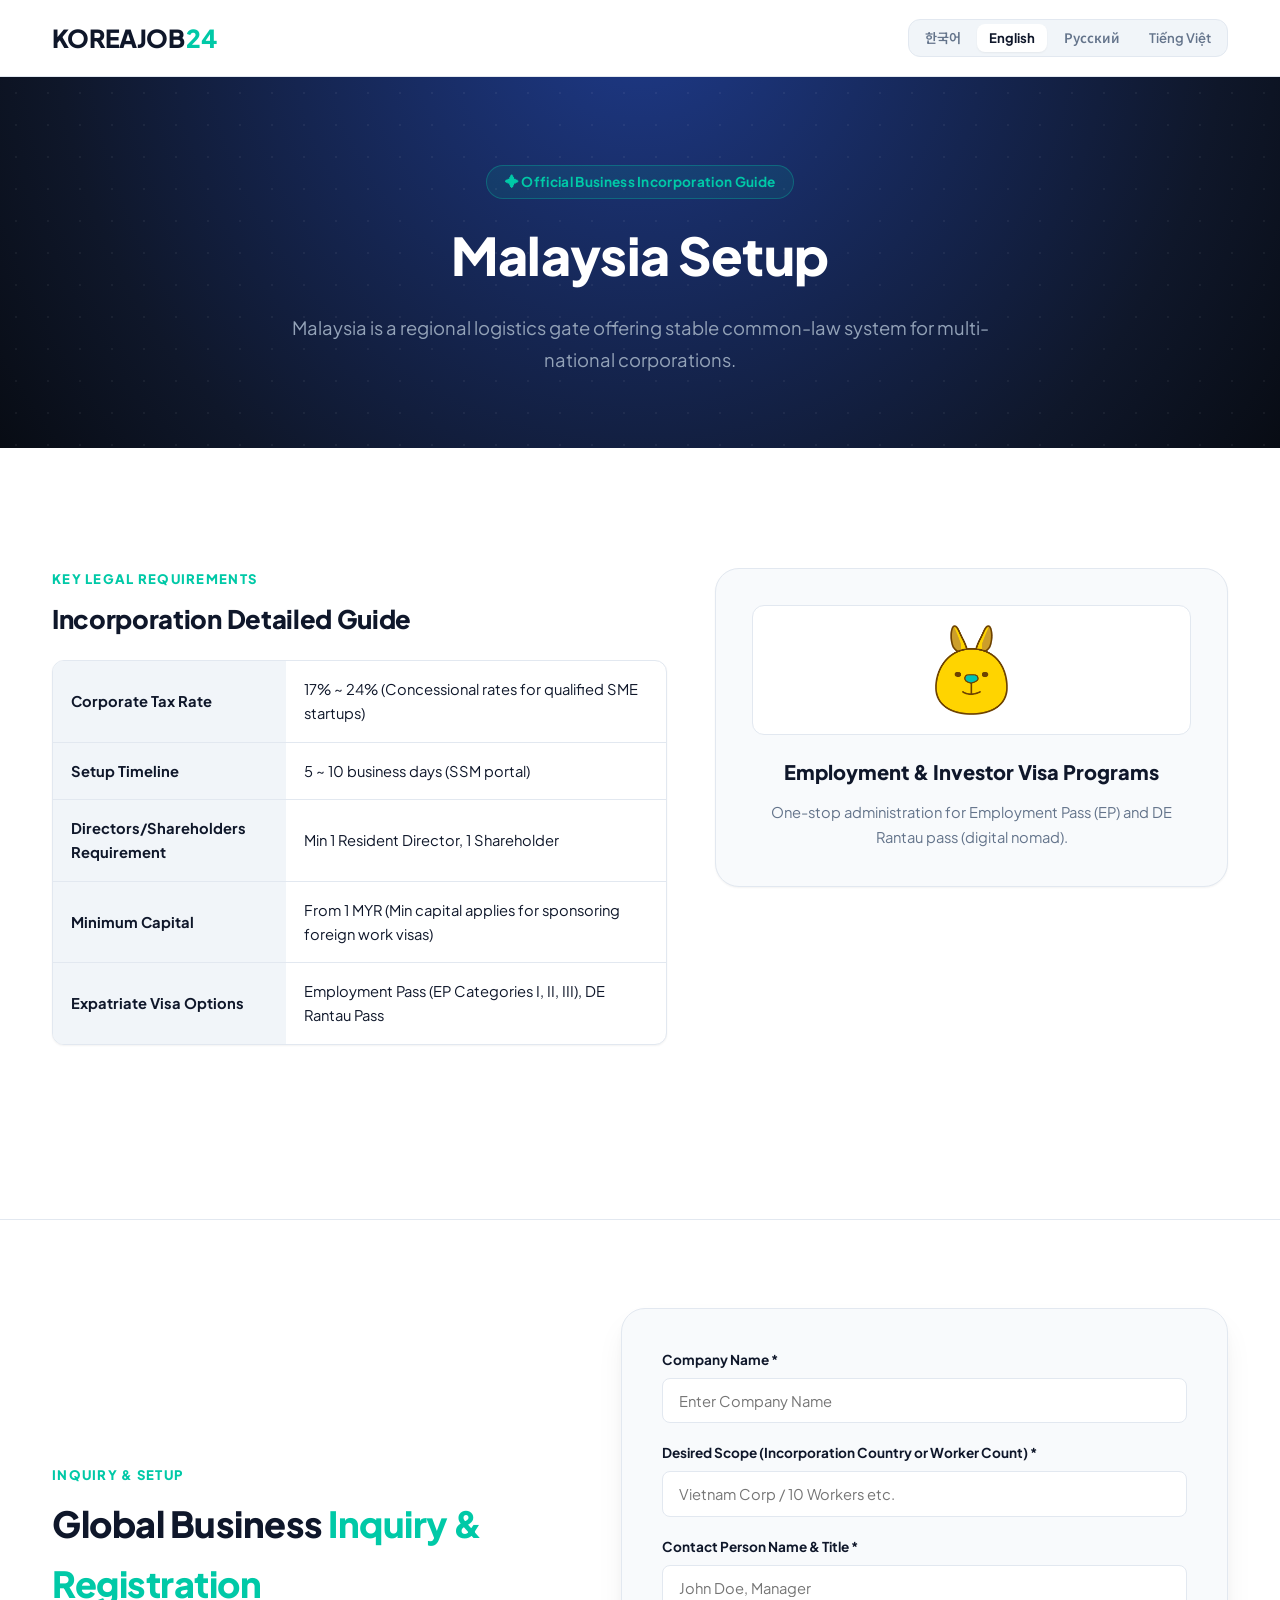
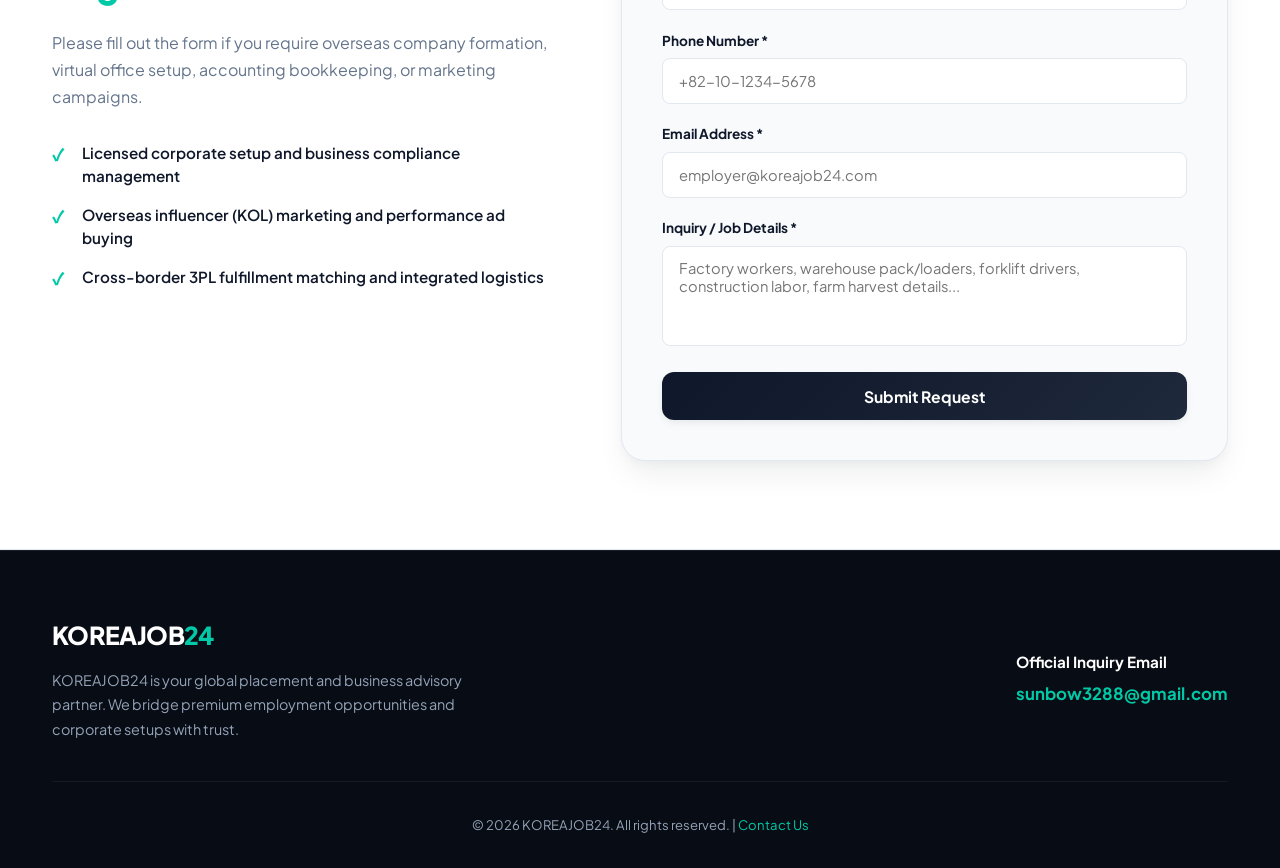
<file: malaysia.html>
<!DOCTYPE html>
<html lang="ko">
<head>
  <meta charset="UTF-8">
  <meta name="viewport" content="width=device-width, initial-scale=1.0, maximum-scale=5.0">
  <title>말레이시아 법인설립 가이드 - KOREAJOB24</title>
  
  <!-- Primary SEO Meta Tags -->
  <meta name="description" content="말레이시아 SSM 온라인 법인등록 1~2주, 신규 중소기업 우대세율, Employment Pass 및 DE Rantau 노마드 비자.">
  <meta name="keywords" content="법인설립, 해외법인, 말레이시아 법인설립, 투자비자, 취업비자, 가상오피스, 세무기장, KOREAJOB24">
  <meta name="robots" content="index, follow">
  <link rel="canonical" href="https://koreajob24.com/malaysia.html">

  <!-- Hreflang Multi-language SEO -->
  <link rel="alternate" hreflang="ko" href="https://koreajob24.com/malaysia.html" />
  <link rel="alternate" hreflang="en" href="https://koreajob24.com/malaysia.html?lang=en" />
  <link rel="alternate" hreflang="ru" href="https://koreajob24.com/malaysia.html?lang=ru" />
  <link rel="alternate" hreflang="vi" href="https://koreajob24.com/malaysia.html?lang=vi" />
  <link rel="alternate" hreflang="x-default" href="https://koreajob24.com/malaysia.html" />

  <!-- Open Graph -->
  <meta property="og:type" content="article">
  <meta property="og:url" content="https://koreajob24.com/malaysia.html">
  <meta property="og:title" content="말레이시아 법인설립 가이드 - KOREAJOB24">
  <meta property="og:description" content="말레이시아 SSM 온라인 법인등록 1~2주, 신규 중소기업 우대세율, Employment Pass 및 DE Rantau 노마드 비자.">
  <meta property="og:image" content="mascot_yellow.png">

  <!-- Twitter Meta Tags -->
  <meta name="twitter:card" content="summary_large_image">
  <meta name="twitter:title" content="말레이시아 법인설립 가이드 - KOREAJOB24">
  <meta name="twitter:description" content="말레이시아 SSM 온라인 법인등록 1~2주, 신규 중소기업 우대세율, Employment Pass 및 DE Rantau 노마드 비자.">
  <meta name="twitter:image" content="mascot_yellow.png">

  <link rel="stylesheet" href="style.css">

  <script type="application/ld+json">
  {
    "@context": "https://schema.org",
    "@type": "Article",
    "headline": "말레이시아 법인설립 가이드 - KOREAJOB24",
    "description": "말레이시아 SSM 온라인 법인등록 1~2주, 신규 중소기업 우대세율, Employment Pass 및 DE Rantau 노마드 비자.",
    "publisher": {
      "@type": "Organization",
      "name": "KOREAJOB24"
    }
  }
  </script>
</head>
<body>
  
  <!-- Header -->
  <header>
    <div class="container">
      <a href="index.html" class="logo">KOREAJOB<span>24</span></a>
      <div class="lang-switch">
        <button class="lang-btn active" onclick="switchLanguage('ko')"><span class="lang-full">한국어</span><span class="lang-short">KO</span></button>
        <button class="lang-btn" onclick="switchLanguage('en')"><span class="lang-full">English</span><span class="lang-short">EN</span></button>
        <button class="lang-btn" onclick="switchLanguage('ru')"><span class="lang-full">Русский</span><span class="lang-short">RU</span></button>
        <button class="lang-btn" onclick="switchLanguage('vi')"><span class="lang-full">Tiếng Việt</span><span class="lang-short">VI</span></button>
      </div>
    </div>
  </header>

  <!-- Hero Section -->
  <section class="hero" style="padding: 5.5rem 0 4.5rem 0;">
    <div class="container" style="text-align: center;">
      <div class="hero-pill">✦ Official Business Incorporation Guide</div>
      <h1 data-lang-key="country_my_title">말레이시아 법인설립</h1>
      <p data-lang-key="my_desc_p" style="max-width: 760px; margin: 1rem auto 0 auto;">말레이시아는 동남아의 이커머스 핵심이자 안정된 법률 체계를 갖춘 다국적 기업의 기지입니다.</p>
    </div>
  </section>

  <!-- Country Content -->
  <section class="section" style="background-color: var(--bg-white);">
    <div class="container">
      <div class="country-grid">
        
        <!-- Left Facts -->
        <div>
          <span class="section-tag" style="text-align: left;">Key Legal Requirements</span>
          <h3 style="font-size: 1.6rem; font-weight: 800; color: var(--primary); margin-bottom: 1.25rem; letter-spacing: -0.02rem;" data-lang-key="guide_title">법인설립 <span>상세 정보</span></h3>
          <table class="fact-table">
            <tr>
              <td data-lang-key="td_tax_rate">법인세율 (Tax Rate)</td>
              <td data-lang-key="my_tax_val">17% ~ 24% (신규 중소기업 우대 세율 적용 가능)</td>
            </tr>
            <tr>
              <td data-lang-key="td_timeline">설립 소요 기간 (Timeline)</td>
              <td data-lang-key="my_time_val">5 ~ 10 영업일 (SSM 온라인 등록)</td>
            </tr>
            <tr>
              <td data-lang-key="td_directors">이사/주주 요건 (Directors/Shareholders)</td>
              <td data-lang-key="my_dir_val">최소 이사 1인 (말레이시아 거주자 필수), 주주 1인</td>
            </tr>
            <tr>
              <td data-lang-key="td_capital">최저 자본금 (Min Capital)</td>
              <td data-lang-key="my_cap_val">1 MYR 이상 (단, 외국인 고용 비자 스폰 시 업종별 최소 자본금 차등 적용)</td>
            </tr>
            <tr>
              <td data-lang-key="td_visa">대표 비자 종류 (Visa Options)</td>
              <td data-lang-key="my_visa_val">Employment Pass (EP Categories I, II, III), DE Rantau</td>
            </tr>
          </table>
          <a href="index.html" class="btn btn-secondary" style="color: var(--primary); border-color: var(--border); background: var(--bg-subtle);" data-lang-key="btn_back">&larr; 메인으로 돌아가기</a>
        </div>

        <!-- Right Visual & Visa Guide -->
        <div style="background-color: var(--bg-main); border: 1px solid var(--border); border-radius: var(--radius-xl); padding: 2.25rem; text-align: center; box-shadow: var(--shadow-sm);">
          <div class="mascot-container" style="background: var(--bg-white); border: 1px solid var(--border);">
            <img src="mascot_yellow.png" alt="Mascot Yellow Rabbit" class="mascot-img">
          </div>
          <h4 data-lang-key="visa_desc_title" style="font-size: 1.25rem; font-weight: 800; color: var(--primary); margin-bottom: 0.75rem; margin-top: 1rem;">취업 및 투자 비자 프로그램</h4>
          <p data-lang-key="my_visa_desc" style="font-size: 0.92rem; color: var(--text-muted); line-height: 1.7;">디지털 노마드를 위한 DE Rantau 패스 및 기업 고용 임직원용 EP 취득을 원스톱 지원합니다.</p>
        </div>

      </div>
    </div>
  </section>

  <!-- Employers Section -->
  <section class="section employer-section" id="employers">
    <div class="container">
      <div class="form-layout">
        <div class="form-info">
          <span class="section-tag" style="text-align: left;">Inquiry & Setup</span>
          <h2 data-lang-key="employers_title">글로벌 비즈니스 <span>도입 및 상담 신청</span></h2>
          <p data-lang-key="employers_subtitle">해외법인 설립, 오피스 주소지 대행, 현지 회계세무 기장, 혹은 우수 인력 도입이 필요하신 기업 담당자분께서는 양식을 작성해 주세요.</p>
          <ul class="info-points">
            <li data-lang-key="emp_point1">글로벌 회사 설립 및 비즈니스 법률 규정 준수 대행</li>
            <li data-lang-key="emp_point2">경력직 기능공 및 글로벌 IT 소프트웨어 엔지니어 매칭</li>
            <li data-lang-key="emp_point3">도입 후 사후 정착 케어 및 지속적인 통번역 지원 서비스</li>
          </ul>
        </div>
        
        <div class="form-card">
          <form id="employerForm" onsubmit="handleFormSubmit(event)">
            
            <div class="form-group">
              <label for="companyName" data-lang-key="form_label_company">회사명 / 기관명 (Company Name) *</label>
              <input type="text" id="companyName" class="form-control" placeholder="koreajob24" required>
            </div>
            
            <div class="form-group">
              <label for="workersCount" data-lang-key="form_label_workers">도입 희망 사항 (법인 설립 지역 또는 인력 인원수) *</label>
              <input type="text" id="workersCount" class="form-control" placeholder="말레이시아 법인설립 / 10명 등" required>
            </div>
            
            <div class="form-group">
              <label for="contactPerson" data-lang-key="form_label_contact">담당자 성함 & 직함 (Contact Person) *</label>
              <input type="text" id="contactPerson" class="form-control" placeholder="John Doe" required>
            </div>

            <div class="form-group">
              <label for="contactPhone" data-lang-key="form_label_phone">연락처 / 전화번호 (Phone Number) *</label>
              <input type="tel" id="contactPhone" class="form-control" placeholder="+82-10-1234-5678" required>
            </div>
            
            <div class="form-group">
              <label for="contactEmail" data-lang-key="form_label_email">이메일 주소 (Email Address) *</label>
              <input type="email" id="contactEmail" class="form-control" placeholder="employer@koreajob24.com" required>
            </div>

            <div class="form-group">
              <label for="jobDescription" data-lang-key="form_label_details">상세 문의 내용 (Inquiry / Job Details) *</label>
              <textarea id="jobDescription" class="form-control" placeholder="Inquiry details for 말레이시아 법인설립..." required></textarea>
            </div>
            
            <button type="submit" id="submitBtn" class="form-submit-btn" data-lang-key="form_btn_submit">문의 및 서비스 신청하기 (Submit)</button>
          </form>
          
          <div id="formNotification" class="form-notification"></div>
        </div>
      </div>
    </div>
  </section>

  <!-- Footer -->
  <footer>
    <div class="container">
      <div class="footer-layout">
        <div class="footer-brand">
          <a href="index.html" class="logo">KOREAJOB<span>24</span></a>
          <p data-lang-key="footer_desc">글로벌 인력 매칭 및 비즈니스 설립 대행 파트너 KOREAJOB24입니다. 정직과 신뢰를 바탕으로 고수익 일자리 매칭 및 법인 컨설팅을 수행합니다.</p>
        </div>
        <div class="footer-contact">
          <h4 data-lang-key="footer_contact_title">공식 이메일 문의 (Inquiry Email)</h4>
          <a href="mailto:sunbow3288@gmail.com">sunbow3288@gmail.com</a>
        </div>
      </div>
      <div class="footer-bottom">
        &copy; 2026 KOREAJOB24. All rights reserved. | <a href="mailto:sunbow3288@gmail.com" style="color: var(--accent); text-decoration: none;">Contact Us</a>
      </div>
    </div>
  </footer>

  <script src="script.js"></script>
</body>
</html>
</file>
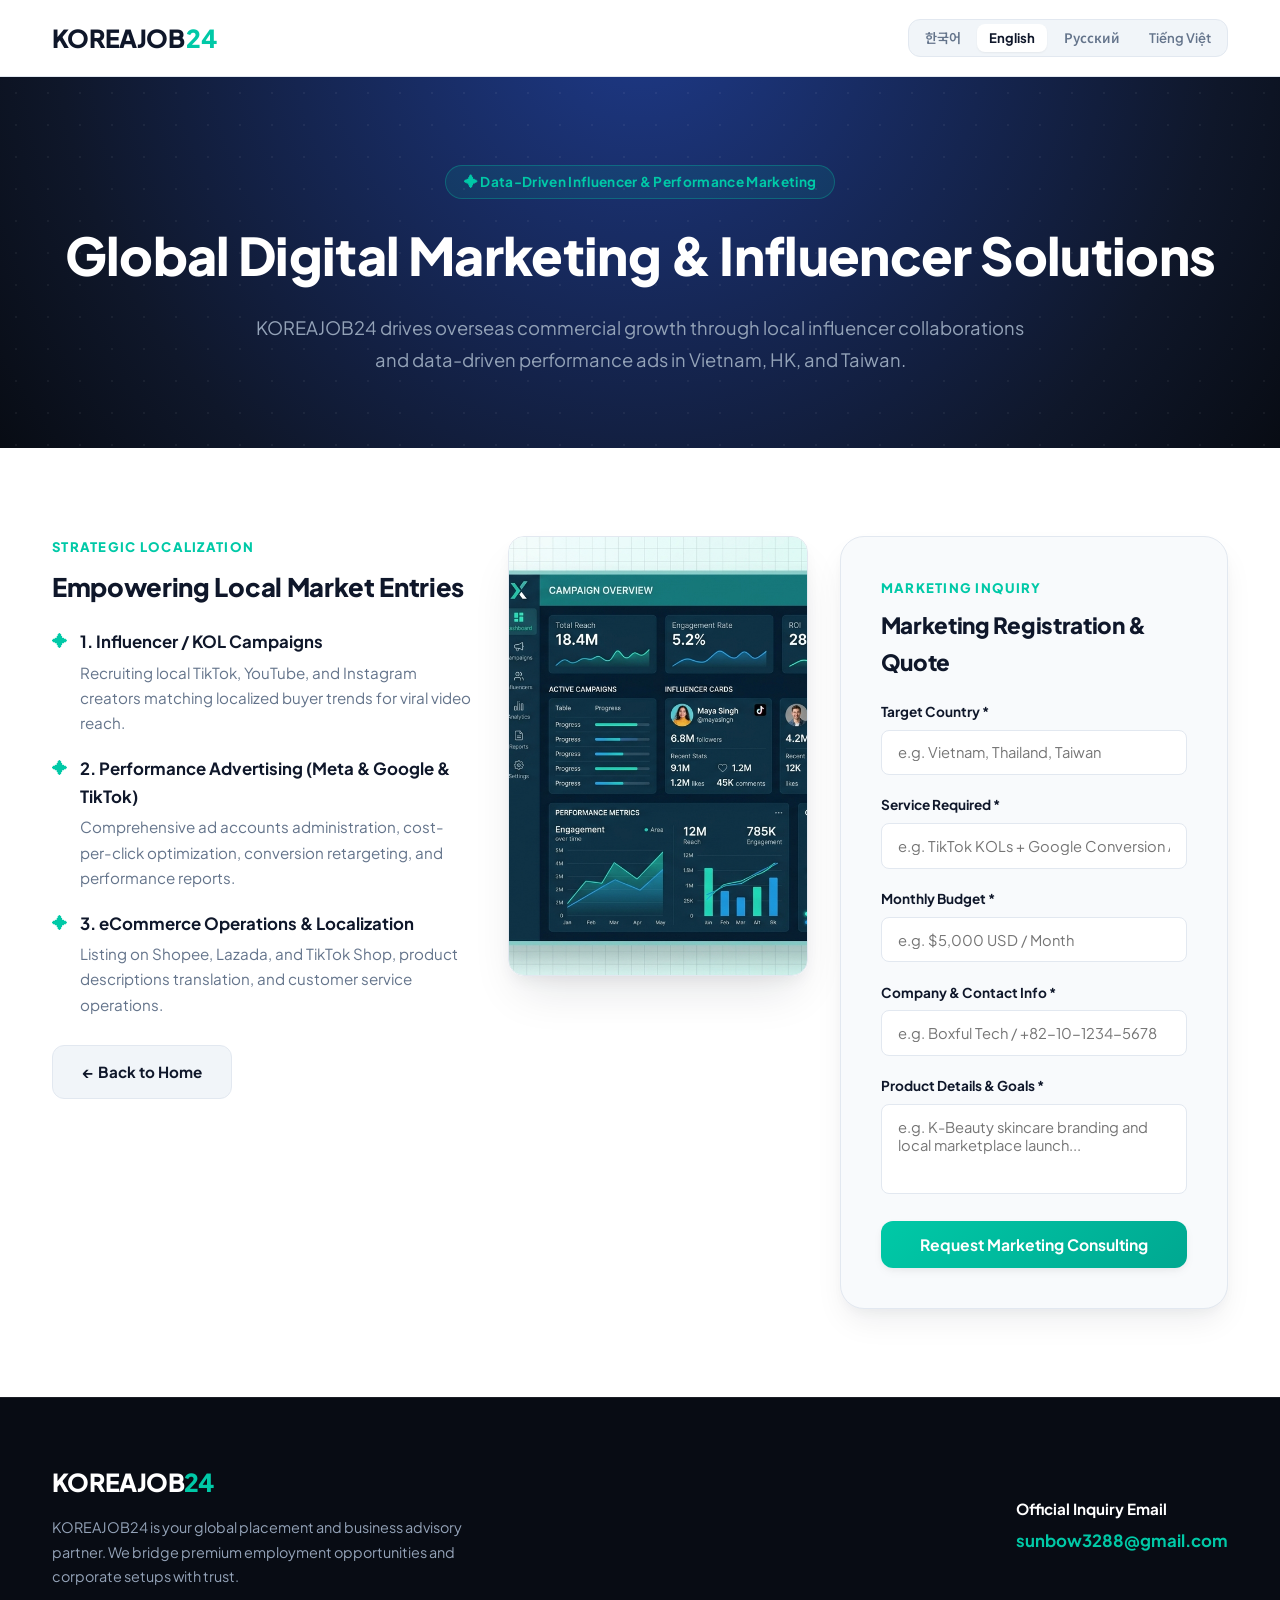
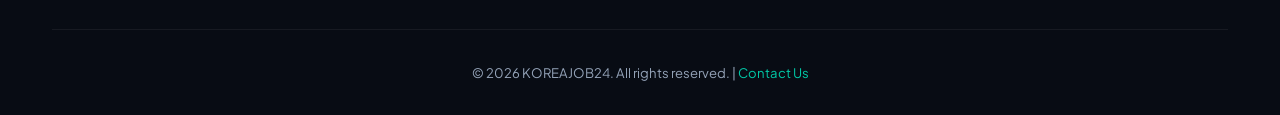
<file: marketing.html>
<!DOCTYPE html>
<html lang="ko">
<head>
  <meta charset="UTF-8">
  <meta name="viewport" content="width=device-width, initial-scale=1.0, maximum-scale=5.0">
  <title>글로벌 디지털 마케팅 & 해외 인플루언서(KOL) 대행 - KOREAJOB24</title>
  
  <!-- Primary SEO Meta Tags -->
  <meta name="description" content="베트남, 홍콩, 대만, 동남아 현지 틱톡·유튜브 인플루언서(KOL/KOC) 매칭, 메타·구글 퍼포먼스 마케팅 및 쇼피(Shopee)·틱톡숍 입점 대행 전문 솔루션.">
  <meta name="keywords" content="해외인플루언서마케팅, 글로벌디지털마케팅, 베트남마케팅, 틱톡KOL, 퍼포먼스마케팅, 쇼피입점대행, 틱톡샵입점, 아시아마케팅대행">
  <meta name="robots" content="index, follow">
  <link rel="canonical" href="https://koreajob24.com/marketing.html">

  <!-- Hreflang Multi-language SEO -->
  <link rel="alternate" hreflang="ko" href="https://koreajob24.com/marketing.html" />
  <link rel="alternate" hreflang="en" href="https://koreajob24.com/marketing.html?lang=en" />
  <link rel="alternate" hreflang="ru" href="https://koreajob24.com/marketing.html?lang=ru" />
  <link rel="alternate" hreflang="vi" href="https://koreajob24.com/marketing.html?lang=vi" />
  <link rel="alternate" hreflang="x-default" href="https://koreajob24.com/marketing.html" />

  <!-- Open Graph / Facebook -->
  <meta property="og:type" content="website">
  <meta property="og:url" content="https://koreajob24.com/marketing.html">
  <meta property="og:title" content="글로벌 디지털 마케팅 & 인플루언서 솔루션">
  <meta property="og:description" content="아시아 전역 현지 유명 인플루언서(KOL/KOC) 바이럴 캠페인 및 Meta, Google 기반 퍼포먼스 광고 대행.">
  <meta property="og:image" content="marketing_banner.jpg">

  <!-- Twitter Meta Tags -->
  <meta name="twitter:card" content="summary_large_image">
  <meta name="twitter:title" content="Global Marketing & Influencer Solutions - KOREAJOB24">
  <meta name="twitter:description" content="Data-driven influencer marketing and performance advertising across Vietnam, Taiwan, Hong Kong, and Southeast Asia.">
  <meta name="twitter:image" content="marketing_banner.jpg">

  <link rel="stylesheet" href="style.css">

  <script type="application/ld+json">
  {
    "@context": "https://schema.org",
    "@type": "Service",
    "name": "Global Digital Marketing & Influencer Agency",
    "provider": {
      "@type": "Organization",
      "name": "KOREAJOB24"
    },
    "description": "KOL influencer marketing, Meta and Google performance ad buying, and Southeast Asia eCommerce listing services."
  }
  </script>
</head>
<body>
  
  <!-- Header -->
  <header>
    <div class="container">
      <a href="index.html" class="logo">KOREAJOB<span>24</span></a>
      <div class="lang-switch">
        <button class="lang-btn active" onclick="switchLanguage('ko')"><span class="lang-full">한국어</span><span class="lang-short">KO</span></button>
        <button class="lang-btn" onclick="switchLanguage('en')"><span class="lang-full">English</span><span class="lang-short">EN</span></button>
        <button class="lang-btn" onclick="switchLanguage('ru')"><span class="lang-full">Русский</span><span class="lang-short">RU</span></button>
        <button class="lang-btn" onclick="switchLanguage('vi')"><span class="lang-full">Tiếng Việt</span><span class="lang-short">VI</span></button>
      </div>
    </div>
  </header>

  <!-- Hero Section -->
  <section class="hero" style="padding: 5.5rem 0 4.5rem 0;">
    <div class="container" style="text-align: center;">
      <div class="hero-pill">✦ Data-Driven Influencer & Performance Marketing</div>
      <h1 data-lang-key="marketing_title">글로벌 디지털 마케팅 & 인플루언서 솔루션</h1>
      <p data-lang-key="marketing_subtitle" style="max-width: 800px; margin: 1rem auto 0 auto;">KOREAJOB24는 베트남 및 동남아시아, 홍콩, 대만 시장에 특화된 디지털 마케팅 캠페인을 제공하여 수출 기업의 현지 매출을 극대화합니다.</p>
    </div>
  </section>

  <!-- Content Grid -->
  <section class="section" style="background-color: var(--bg-white);">
    <div class="container">
      <div class="logistics-grid">
        
        <!-- Column 1: Marketing Services & Details -->
        <div>
          <span class="section-tag" style="text-align: left;">Strategic Localization</span>
          <h3 style="font-size: 1.6rem; font-weight: 800; color: var(--primary); margin-bottom: 1.25rem; letter-spacing: -0.02rem;" data-lang-key="mkt_strength_title">성공적인 글로벌 현지 마케팅</h3>
          <ul style="list-style: none; padding: 0; margin-bottom: 1.75rem;">
            <li style="margin-bottom: 1.25rem; position: relative; padding-left: 1.75rem; font-size: 0.95rem; color: var(--text-dark);">
              <span style="position: absolute; left: 0; color: var(--accent); font-weight: 900;">✦</span>
              <strong style="color: var(--primary); display: block; font-size: 1.05rem; margin-bottom: 0.25rem;" data-lang-key="mkt_point1_title">1. 해외 현지 인플루언서 마케팅 (KOL / KOC)</strong>
              <span style="color: var(--text-muted); line-height: 1.65;" data-lang-key="mkt_point1_desc">베트남, 홍콩, 대만, 태국 등 국가별 최적화된 TikTok, YouTube 메가/마이크로 크리에이터를 섭외하고 로컬 트렌드에 맞는 바이럴 홍보를 대행합니다.</span>
            </li>
            <li style="margin-bottom: 1.25rem; position: relative; padding-left: 1.75rem; font-size: 0.95rem; color: var(--text-dark);">
              <span style="position: absolute; left: 0; color: var(--accent); font-weight: 900;">✦</span>
              <strong style="color: var(--primary); display: block; font-size: 1.05rem; margin-bottom: 0.25rem;" data-lang-key="mkt_point2_title">2. 글로벌 퍼포먼스 마케팅 (Meta & Google & TikTok)</strong>
              <span style="color: var(--text-muted); line-height: 1.65;" data-lang-key="mkt_point2_desc">광고 어카운트 세팅부터 유입 당 단가 최적화, 전환 광고 바잉, 대시보드 리포팅을 통해 광고비 대비 매출액(ROAS)을 효율적으로 개선합니다.</span>
            </li>
            <li style="margin-bottom: 1.75rem; position: relative; padding-left: 1.75rem; font-size: 0.95rem; color: var(--text-dark);">
              <span style="position: absolute; left: 0; color: var(--accent); font-weight: 900;">✦</span>
              <strong style="color: var(--primary); display: block; font-size: 1.05rem; margin-bottom: 0.25rem;" data-lang-key="mkt_point3_title">3. 현지 로컬라이징 & 이커머스 입점 운영 대행</strong>
              <span style="color: var(--text-muted); line-height: 1.65;" data-lang-key="mkt_point3_desc">동남아 주요 채널인 Shopee, Lazada 및 틱톡숍(TikTok Shop) 등록, 상세페이지 로컬 번역/디자인, CS 대행까지 종합 운영 솔루션을 제공합니다.</span>
            </li>
          </ul>
          <a href="index.html" class="btn btn-secondary" style="color: var(--primary); border-color: var(--border); background: var(--bg-subtle);" data-lang-key="btn_back">&larr; 메인으로 돌아가기</a>
        </div>

        <!-- Column 2: Dashboard Mockup Image -->
        <div style="text-align: center;">
          <img src="marketing_banner.jpg" alt="Digital Marketing Dashboard" style="width: 100%; border-radius: var(--radius-lg); box-shadow: var(--shadow-xl); height: 440px; object-fit: cover; border: 1px solid var(--border);">
        </div>

        <!-- Column 3: Marketing Quote Request Form -->
        <div class="form-card">
          <span class="section-tag" style="text-align: left;">Marketing Inquiry</span>
          <h3 style="font-size: 1.4rem; font-weight: 800; color: var(--primary); margin-bottom: 1.25rem; letter-spacing: -0.02rem;" data-lang-key="mkt_form_title">해외 마케팅 견적 & 상담 신청</h3>
          <form id="marketingForm" onsubmit="handleMarketingFormSubmit(event)">
            
            <div class="form-group">
              <label for="mktTargetCountry" data-lang-key="mkt_label_country">진출 희망 국가 (Target Country) *</label>
              <input type="text" id="mktTargetCountry" class="form-control" placeholder="예: 베트남 (Vietnam)" required>
            </div>
            
            <div class="form-group">
              <label for="mktServiceType" data-lang-key="mkt_label_type">희망 대행 서비스 (Service Required) *</label>
              <input type="text" id="mktServiceType" class="form-control" placeholder="예: 틱톡 인플루언서 + 메타 광고" required>
            </div>
            
            <div class="form-group">
              <label for="mktBudget" data-lang-key="mkt_label_budget">월 예상 마케팅 예산 (Monthly Budget) *</label>
              <input type="text" id="mktBudget" class="form-control" placeholder="예: 월 500만원 내외" required>
            </div>
            
            <div class="form-group">
              <label for="mktContact" data-lang-key="mkt_label_contact">회사명 및 담당자 연락처 (Contact Info) *</label>
              <input type="text" id="mktContact" class="form-control" placeholder="예: 홍길동 팀장 / 010-1234-5678" required>
            </div>
            
            <div class="form-group">
              <label for="mktDetails" data-lang-key="mkt_label_details">회사 제품군 및 마케팅 목표 설명 (Goals) *</label>
              <textarea id="mktDetails" class="form-control" style="height: 90px;" placeholder="예: K-뷰티 스킨케어 화장품 브랜딩 및 쇼피 유입 증대..." required></textarea>
            </div>
            
            <button type="submit" id="mktSubmitBtn" class="form-submit-btn" style="background: linear-gradient(135deg, var(--accent) 0%, #00a891 100%);" data-lang-key="mkt_btn_submit">해외 마케팅 컨설팅 신청 (Request Consulting)</button>
          </form>
          
          <div id="mktNotification" class="form-notification"></div>
        </div>

      </div>
    </div>
  </section>

  <!-- Footer -->
  <footer>
    <div class="container">
      <div class="footer-layout">
        <div class="footer-brand">
          <a href="index.html" class="logo">KOREAJOB<span>24</span></a>
          <p data-lang-key="footer_desc">글로벌 인력 매칭 및 비즈니스 설립 대행 파트너 KOREAJOB24입니다. 정직과 신뢰를 바탕으로 고수익 일자리 매칭 및 법인 컨설팅을 수행합니다.</p>
        </div>
        <div class="footer-contact">
          <h4 data-lang-key="footer_contact_title">공식 이메일 문의 (Inquiry Email)</h4>
          <a href="mailto:sunbow3288@gmail.com">sunbow3288@gmail.com</a>
        </div>
      </div>
      <div class="footer-bottom">
        &copy; 2026 KOREAJOB24. All rights reserved. | <a href="mailto:sunbow3288@gmail.com" style="color: var(--accent); text-decoration: none;">Contact Us</a>
      </div>
    </div>
  </footer>

  <script src="script.js"></script>
</body>
</html>
</file>
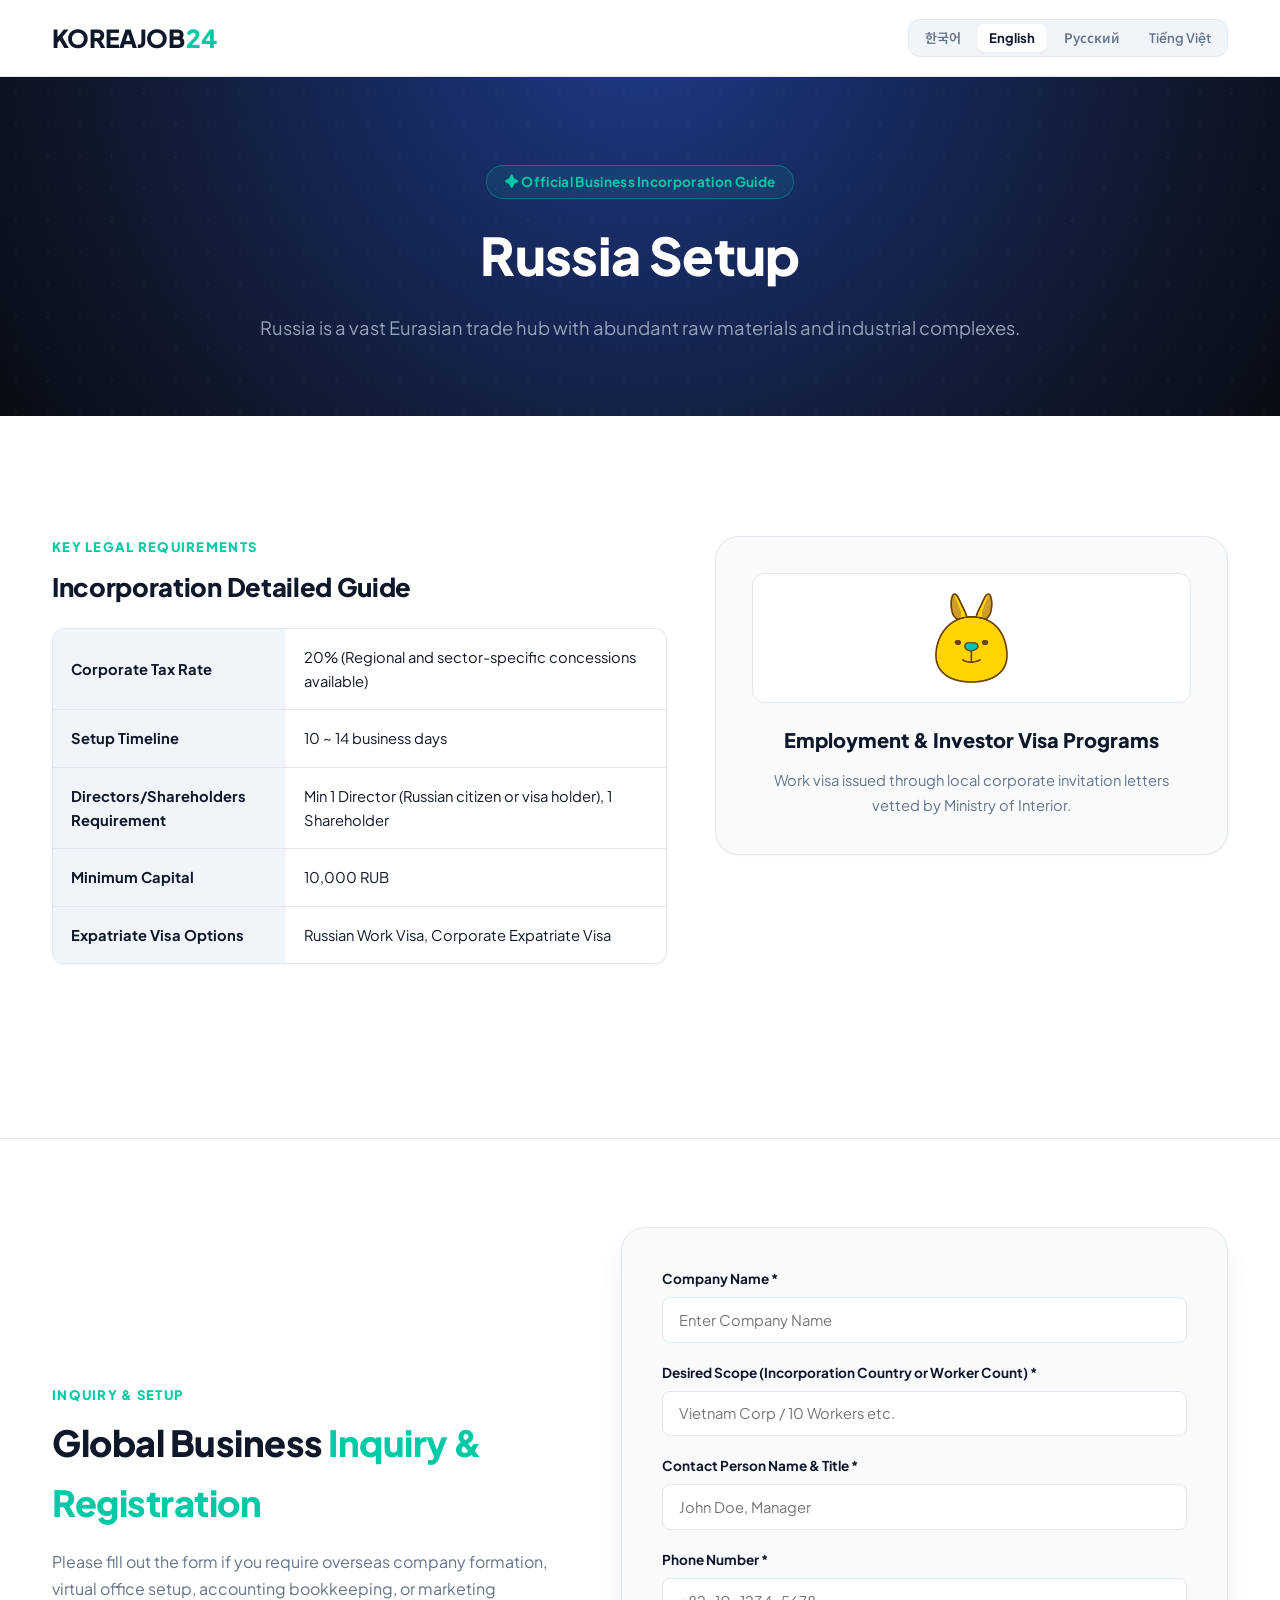
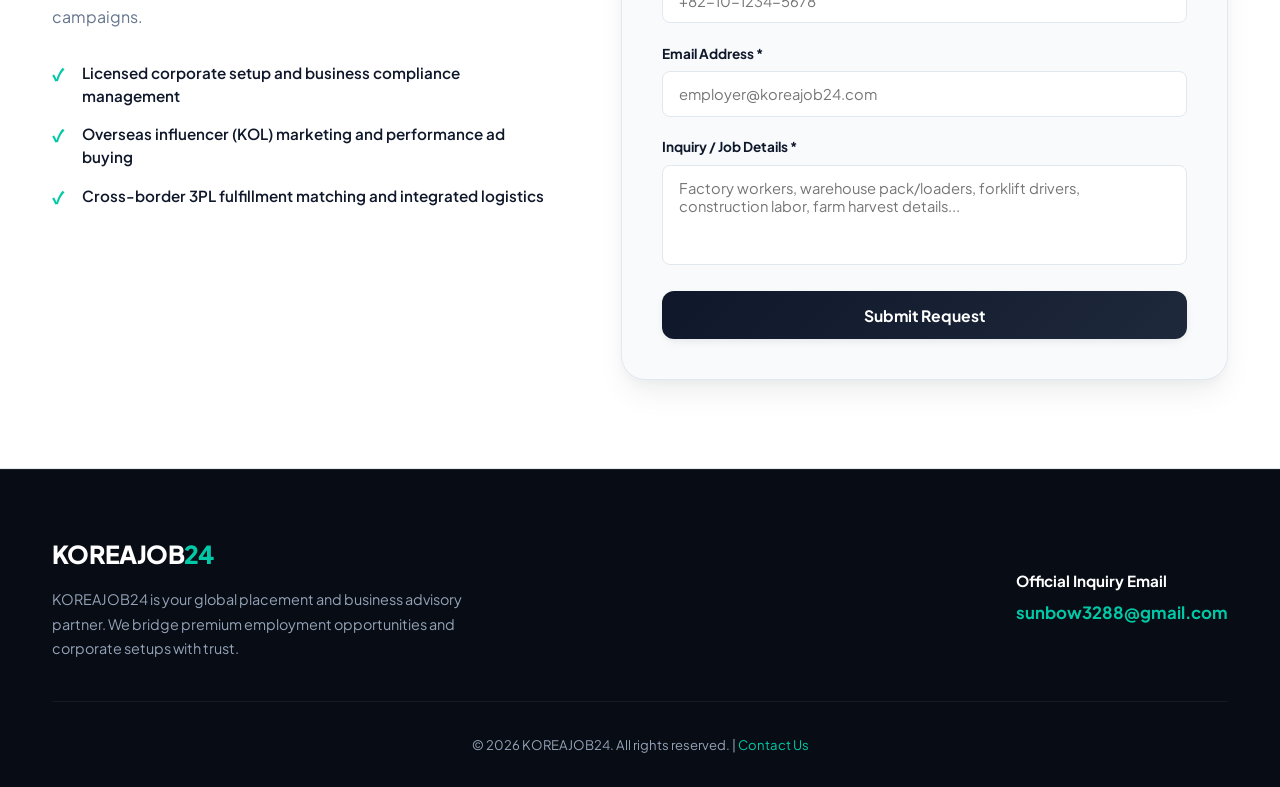
<file: russia.html>
<!DOCTYPE html>
<html lang="ko">
<head>
  <meta charset="UTF-8">
  <meta name="viewport" content="width=device-width, initial-scale=1.0, maximum-scale=5.0">
  <title>러시아 법인설립 가이드 - KOREAJOB24</title>
  
  <!-- Primary SEO Meta Tags -->
  <meta name="description" content="러시아 유라시아 시장 진출 법인설립, 쿼터 배정 및 노동비자 초청장 발급, 현지 회계세무 대행.">
  <meta name="keywords" content="법인설립, 해외법인, 러시아 법인설립, 투자비자, 취업비자, 가상오피스, 세무기장, KOREAJOB24">
  <meta name="robots" content="index, follow">
  <link rel="canonical" href="https://koreajob24.com/russia.html">

  <!-- Hreflang Multi-language SEO -->
  <link rel="alternate" hreflang="ko" href="https://koreajob24.com/russia.html" />
  <link rel="alternate" hreflang="en" href="https://koreajob24.com/russia.html?lang=en" />
  <link rel="alternate" hreflang="ru" href="https://koreajob24.com/russia.html?lang=ru" />
  <link rel="alternate" hreflang="vi" href="https://koreajob24.com/russia.html?lang=vi" />
  <link rel="alternate" hreflang="x-default" href="https://koreajob24.com/russia.html" />

  <!-- Open Graph -->
  <meta property="og:type" content="article">
  <meta property="og:url" content="https://koreajob24.com/russia.html">
  <meta property="og:title" content="러시아 법인설립 가이드 - KOREAJOB24">
  <meta property="og:description" content="러시아 유라시아 시장 진출 법인설립, 쿼터 배정 및 노동비자 초청장 발급, 현지 회계세무 대행.">
  <meta property="og:image" content="mascot_yellow.png">

  <!-- Twitter Meta Tags -->
  <meta name="twitter:card" content="summary_large_image">
  <meta name="twitter:title" content="러시아 법인설립 가이드 - KOREAJOB24">
  <meta name="twitter:description" content="러시아 유라시아 시장 진출 법인설립, 쿼터 배정 및 노동비자 초청장 발급, 현지 회계세무 대행.">
  <meta name="twitter:image" content="mascot_yellow.png">

  <link rel="stylesheet" href="style.css">

  <script type="application/ld+json">
  {
    "@context": "https://schema.org",
    "@type": "Article",
    "headline": "러시아 법인설립 가이드 - KOREAJOB24",
    "description": "러시아 유라시아 시장 진출 법인설립, 쿼터 배정 및 노동비자 초청장 발급, 현지 회계세무 대행.",
    "publisher": {
      "@type": "Organization",
      "name": "KOREAJOB24"
    }
  }
  </script>
</head>
<body>
  
  <!-- Header -->
  <header>
    <div class="container">
      <a href="index.html" class="logo">KOREAJOB<span>24</span></a>
      <div class="lang-switch">
        <button class="lang-btn active" onclick="switchLanguage('ko')"><span class="lang-full">한국어</span><span class="lang-short">KO</span></button>
        <button class="lang-btn" onclick="switchLanguage('en')"><span class="lang-full">English</span><span class="lang-short">EN</span></button>
        <button class="lang-btn" onclick="switchLanguage('ru')"><span class="lang-full">Русский</span><span class="lang-short">RU</span></button>
        <button class="lang-btn" onclick="switchLanguage('vi')"><span class="lang-full">Tiếng Việt</span><span class="lang-short">VI</span></button>
      </div>
    </div>
  </header>

  <!-- Hero Section -->
  <section class="hero" style="padding: 5.5rem 0 4.5rem 0;">
    <div class="container" style="text-align: center;">
      <div class="hero-pill">✦ Official Business Incorporation Guide</div>
      <h1 data-lang-key="country_ru_title">러시아 법인설립</h1>
      <p data-lang-key="ru_desc_p" style="max-width: 760px; margin: 1rem auto 0 auto;">러시아는 거대한 유라시아 내륙 시장과 풍부한 자원 가공 인프라를 갖춘 제조/유통 허브입니다.</p>
    </div>
  </section>

  <!-- Country Content -->
  <section class="section" style="background-color: var(--bg-white);">
    <div class="container">
      <div class="country-grid">
        
        <!-- Left Facts -->
        <div>
          <span class="section-tag" style="text-align: left;">Key Legal Requirements</span>
          <h3 style="font-size: 1.6rem; font-weight: 800; color: var(--primary); margin-bottom: 1.25rem; letter-spacing: -0.02rem;" data-lang-key="guide_title">법인설립 <span>상세 정보</span></h3>
          <table class="fact-table">
            <tr>
              <td data-lang-key="td_tax_rate">법인세율 (Tax Rate)</td>
              <td data-lang-key="ru_tax_val">20% (일부 지역 및 농업/IT 업종 특별 우대 세율 존재)</td>
            </tr>
            <tr>
              <td data-lang-key="td_timeline">설립 소요 기간 (Timeline)</td>
              <td data-lang-key="ru_time_val">10 ~ 14 영업일</td>
            </tr>
            <tr>
              <td data-lang-key="td_directors">이사/주주 요건 (Directors/Shareholders)</td>
              <td data-lang-key="ru_dir_val">최소 이사 1인 (러시아인 또는 적합 비자 소지자), 주주 1인</td>
            </tr>
            <tr>
              <td data-lang-key="td_capital">최저 자본금 (Min Capital)</td>
              <td data-lang-key="ru_cap_val">10,000 RUB (최소 법정 자본금)</td>
            </tr>
            <tr>
              <td data-lang-key="td_visa">대표 비자 종류 (Visa Options)</td>
              <td data-lang-key="ru_visa_val">러시아 취업 비자 (Work Visa), 주재원 비자</td>
            </tr>
          </table>
          <a href="index.html" class="btn btn-secondary" style="color: var(--primary); border-color: var(--border); background: var(--bg-subtle);" data-lang-key="btn_back">&larr; 메인으로 돌아가기</a>
        </div>

        <!-- Right Visual & Visa Guide -->
        <div style="background-color: var(--bg-main); border: 1px solid var(--border); border-radius: var(--radius-xl); padding: 2.25rem; text-align: center; box-shadow: var(--shadow-sm);">
          <div class="mascot-container" style="background: var(--bg-white); border: 1px solid var(--border);">
            <img src="mascot_yellow.png" alt="Mascot Yellow Rabbit" class="mascot-img">
          </div>
          <h4 data-lang-key="visa_desc_title" style="font-size: 1.25rem; font-weight: 800; color: var(--primary); margin-bottom: 0.75rem; margin-top: 1rem;">취업 및 투자 비자 프로그램</h4>
          <p data-lang-key="ru_visa_desc" style="font-size: 0.92rem; color: var(--text-muted); line-height: 1.7;">현지 법인이 쿼터를 배정받아 근로 계약 체결 후 러시아 내무부를 통해 비자 초청장을 발급받습니다.</p>
        </div>

      </div>
    </div>
  </section>

  <!-- Employers Section -->
  <section class="section employer-section" id="employers">
    <div class="container">
      <div class="form-layout">
        <div class="form-info">
          <span class="section-tag" style="text-align: left;">Inquiry & Setup</span>
          <h2 data-lang-key="employers_title">글로벌 비즈니스 <span>도입 및 상담 신청</span></h2>
          <p data-lang-key="employers_subtitle">해외법인 설립, 오피스 주소지 대행, 현지 회계세무 기장, 혹은 우수 인력 도입이 필요하신 기업 담당자분께서는 양식을 작성해 주세요.</p>
          <ul class="info-points">
            <li data-lang-key="emp_point1">글로벌 회사 설립 및 비즈니스 법률 규정 준수 대행</li>
            <li data-lang-key="emp_point2">경력직 기능공 및 글로벌 IT 소프트웨어 엔지니어 매칭</li>
            <li data-lang-key="emp_point3">도입 후 사후 정착 케어 및 지속적인 통번역 지원 서비스</li>
          </ul>
        </div>
        
        <div class="form-card">
          <form id="employerForm" onsubmit="handleFormSubmit(event)">
            
            <div class="form-group">
              <label for="companyName" data-lang-key="form_label_company">회사명 / 기관명 (Company Name) *</label>
              <input type="text" id="companyName" class="form-control" placeholder="koreajob24" required>
            </div>
            
            <div class="form-group">
              <label for="workersCount" data-lang-key="form_label_workers">도입 희망 사항 (법인 설립 지역 또는 인력 인원수) *</label>
              <input type="text" id="workersCount" class="form-control" placeholder="러시아 법인설립 / 10명 등" required>
            </div>
            
            <div class="form-group">
              <label for="contactPerson" data-lang-key="form_label_contact">담당자 성함 & 직함 (Contact Person) *</label>
              <input type="text" id="contactPerson" class="form-control" placeholder="John Doe" required>
            </div>

            <div class="form-group">
              <label for="contactPhone" data-lang-key="form_label_phone">연락처 / 전화번호 (Phone Number) *</label>
              <input type="tel" id="contactPhone" class="form-control" placeholder="+82-10-1234-5678" required>
            </div>
            
            <div class="form-group">
              <label for="contactEmail" data-lang-key="form_label_email">이메일 주소 (Email Address) *</label>
              <input type="email" id="contactEmail" class="form-control" placeholder="employer@koreajob24.com" required>
            </div>

            <div class="form-group">
              <label for="jobDescription" data-lang-key="form_label_details">상세 문의 내용 (Inquiry / Job Details) *</label>
              <textarea id="jobDescription" class="form-control" placeholder="Inquiry details for 러시아 법인설립..." required></textarea>
            </div>
            
            <button type="submit" id="submitBtn" class="form-submit-btn" data-lang-key="form_btn_submit">문의 및 서비스 신청하기 (Submit)</button>
          </form>
          
          <div id="formNotification" class="form-notification"></div>
        </div>
      </div>
    </div>
  </section>

  <!-- Footer -->
  <footer>
    <div class="container">
      <div class="footer-layout">
        <div class="footer-brand">
          <a href="index.html" class="logo">KOREAJOB<span>24</span></a>
          <p data-lang-key="footer_desc">글로벌 인력 매칭 및 비즈니스 설립 대행 파트너 KOREAJOB24입니다. 정직과 신뢰를 바탕으로 고수익 일자리 매칭 및 법인 컨설팅을 수행합니다.</p>
        </div>
        <div class="footer-contact">
          <h4 data-lang-key="footer_contact_title">공식 이메일 문의 (Inquiry Email)</h4>
          <a href="mailto:sunbow3288@gmail.com">sunbow3288@gmail.com</a>
        </div>
      </div>
      <div class="footer-bottom">
        &copy; 2026 KOREAJOB24. All rights reserved. | <a href="mailto:sunbow3288@gmail.com" style="color: var(--accent); text-decoration: none;">Contact Us</a>
      </div>
    </div>
  </footer>

  <script src="script.js"></script>
</body>
</html>
</file>
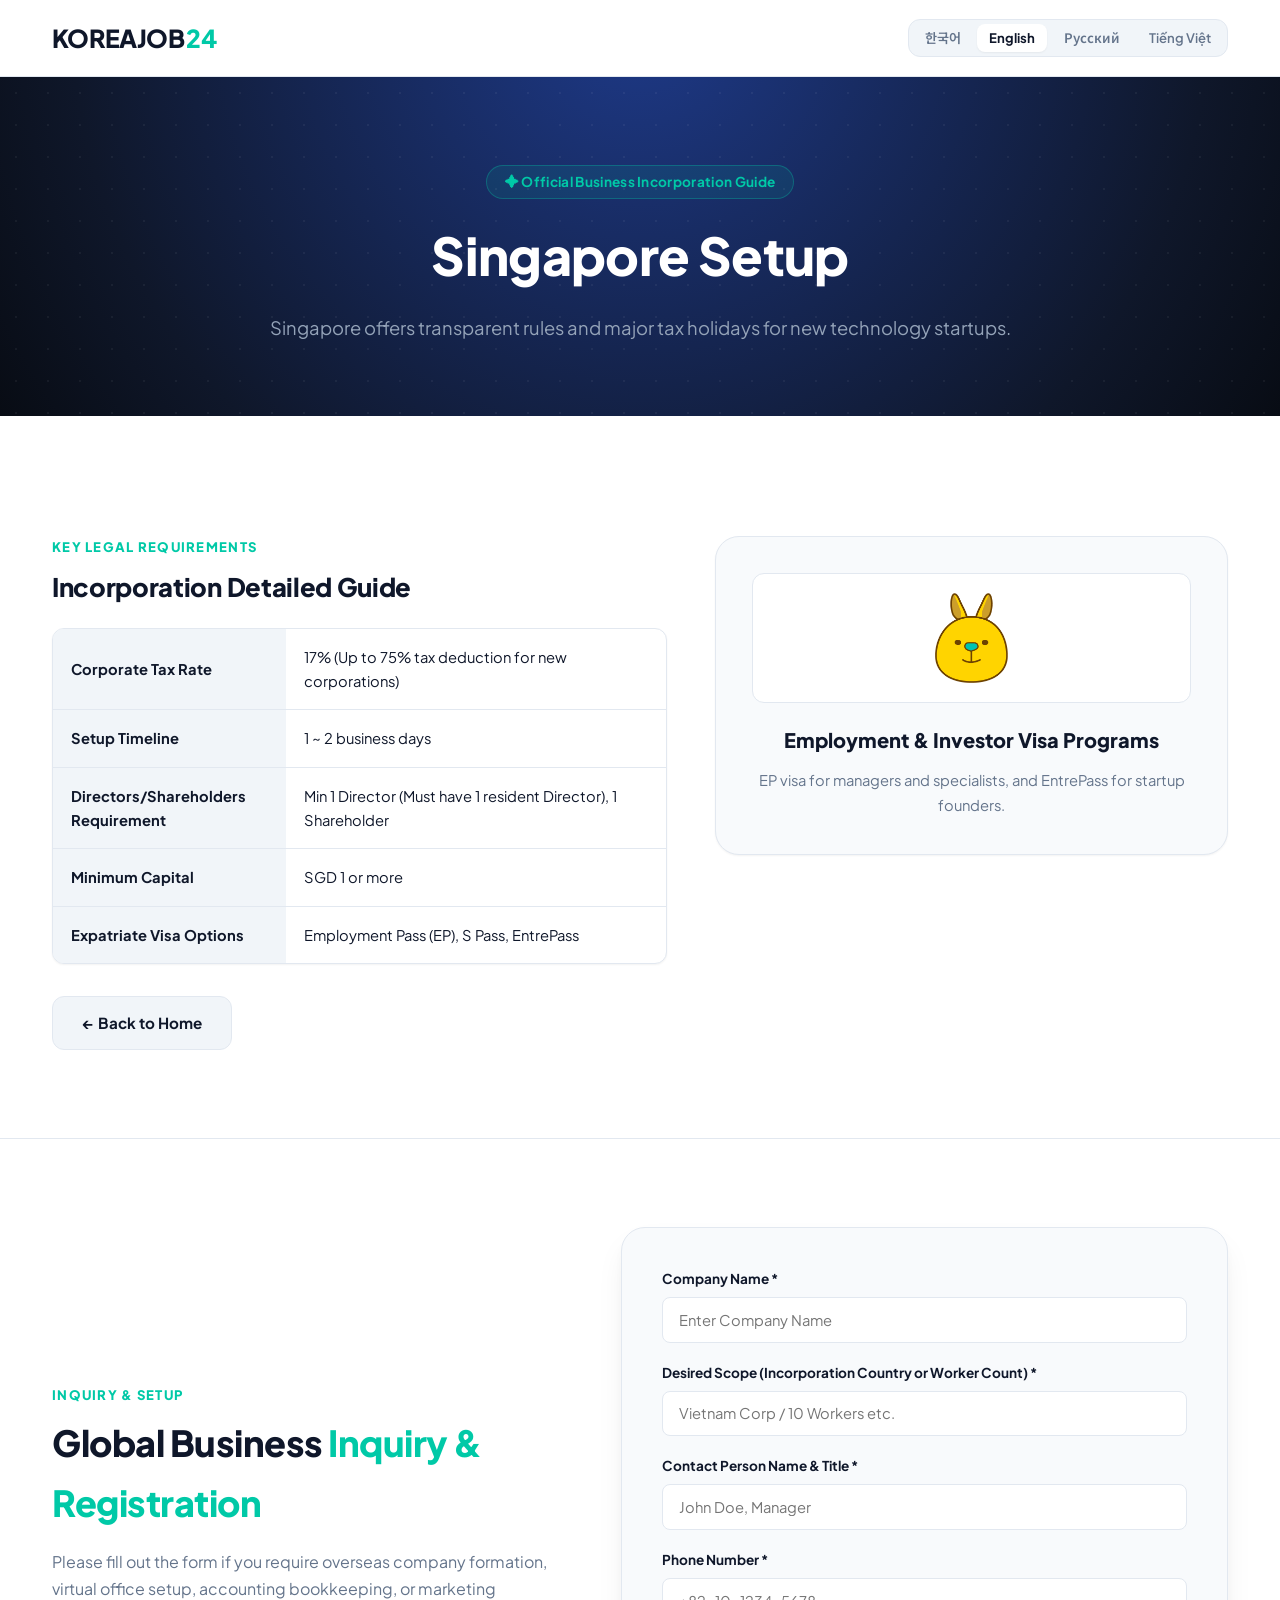
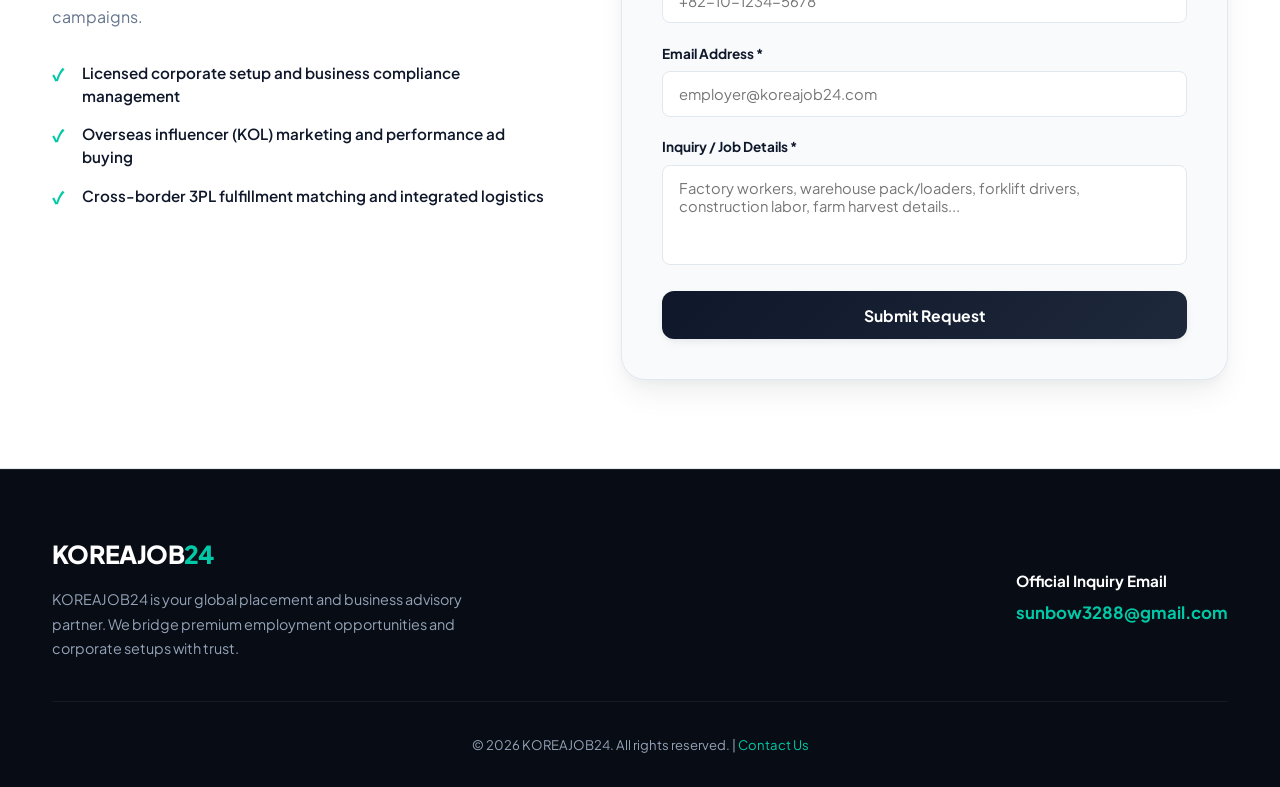
<file: singapore.html>
<!DOCTYPE html>
<html lang="ko">
<head>
  <meta charset="UTF-8">
  <meta name="viewport" content="width=device-width, initial-scale=1.0, maximum-scale=5.0">
  <title>싱가포르 법인설립 가이드 - KOREAJOB24</title>
  
  <!-- Primary SEO Meta Tags -->
  <meta name="description" content="싱가포르 법인설립 1~2일 완료, 신규 스타트업 세제 감면 혜택, EP 및 EntrePass 비자 발급 지원.">
  <meta name="keywords" content="법인설립, 해외법인, 싱가포르 법인설립, 투자비자, 취업비자, 가상오피스, 세무기장, KOREAJOB24">
  <meta name="robots" content="index, follow">
  <link rel="canonical" href="https://koreajob24.com/singapore.html">

  <!-- Hreflang Multi-language SEO -->
  <link rel="alternate" hreflang="ko" href="https://koreajob24.com/singapore.html" />
  <link rel="alternate" hreflang="en" href="https://koreajob24.com/singapore.html?lang=en" />
  <link rel="alternate" hreflang="ru" href="https://koreajob24.com/singapore.html?lang=ru" />
  <link rel="alternate" hreflang="vi" href="https://koreajob24.com/singapore.html?lang=vi" />
  <link rel="alternate" hreflang="x-default" href="https://koreajob24.com/singapore.html" />

  <!-- Open Graph -->
  <meta property="og:type" content="article">
  <meta property="og:url" content="https://koreajob24.com/singapore.html">
  <meta property="og:title" content="싱가포르 법인설립 가이드 - KOREAJOB24">
  <meta property="og:description" content="싱가포르 법인설립 1~2일 완료, 신규 스타트업 세제 감면 혜택, EP 및 EntrePass 비자 발급 지원.">
  <meta property="og:image" content="mascot_yellow.png">

  <!-- Twitter Meta Tags -->
  <meta name="twitter:card" content="summary_large_image">
  <meta name="twitter:title" content="싱가포르 법인설립 가이드 - KOREAJOB24">
  <meta name="twitter:description" content="싱가포르 법인설립 1~2일 완료, 신규 스타트업 세제 감면 혜택, EP 및 EntrePass 비자 발급 지원.">
  <meta name="twitter:image" content="mascot_yellow.png">

  <link rel="stylesheet" href="style.css">

  <script type="application/ld+json">
  {
    "@context": "https://schema.org",
    "@type": "Article",
    "headline": "싱가포르 법인설립 가이드 - KOREAJOB24",
    "description": "싱가포르 법인설립 1~2일 완료, 신규 스타트업 세제 감면 혜택, EP 및 EntrePass 비자 발급 지원.",
    "publisher": {
      "@type": "Organization",
      "name": "KOREAJOB24"
    }
  }
  </script>
</head>
<body>
  
  <!-- Header -->
  <header>
    <div class="container">
      <a href="index.html" class="logo">KOREAJOB<span>24</span></a>
      <div class="lang-switch">
        <button class="lang-btn active" onclick="switchLanguage('ko')"><span class="lang-full">한국어</span><span class="lang-short">KO</span></button>
        <button class="lang-btn" onclick="switchLanguage('en')"><span class="lang-full">English</span><span class="lang-short">EN</span></button>
        <button class="lang-btn" onclick="switchLanguage('ru')"><span class="lang-full">Русский</span><span class="lang-short">RU</span></button>
        <button class="lang-btn" onclick="switchLanguage('vi')"><span class="lang-full">Tiếng Việt</span><span class="lang-short">VI</span></button>
      </div>
    </div>
  </header>

  <!-- Hero Section -->
  <section class="hero" style="padding: 5.5rem 0 4.5rem 0;">
    <div class="container" style="text-align: center;">
      <div class="hero-pill">✦ Official Business Incorporation Guide</div>
      <h1 data-lang-key="country_sg_title">싱가포르 법인설립</h1>
      <p data-lang-key="sg_desc_p" style="max-width: 760px; margin: 1rem auto 0 auto;">싱가포르는 투명한 규제와 스타트업 세제 혜택을 자랑하는 세계 최적의 기업 설립지입니다.</p>
    </div>
  </section>

  <!-- Country Content -->
  <section class="section" style="background-color: var(--bg-white);">
    <div class="container">
      <div class="country-grid">
        
        <!-- Left Facts -->
        <div>
          <span class="section-tag" style="text-align: left;">Key Legal Requirements</span>
          <h3 style="font-size: 1.6rem; font-weight: 800; color: var(--primary); margin-bottom: 1.25rem; letter-spacing: -0.02rem;" data-lang-key="guide_title">법인설립 <span>상세 정보</span></h3>
          <table class="fact-table">
            <tr>
              <td data-lang-key="td_tax_rate">법인세율 (Tax Rate)</td>
              <td data-lang-key="sg_tax_val">17% (신규 설립 시 과세 소득 최대 75% 감면 혜택)</td>
            </tr>
            <tr>
              <td data-lang-key="td_timeline">설립 소요 기간 (Timeline)</td>
              <td data-lang-key="sg_time_val">1 ~ 2 영업일</td>
            </tr>
            <tr>
              <td data-lang-key="td_directors">이사/주주 요건 (Directors/Shareholders)</td>
              <td data-lang-key="sg_dir_val">최소 이사 1인 (싱가포르 현지 거주 이사 필수), 주주 1인</td>
            </tr>
            <tr>
              <td data-lang-key="td_capital">최저 자본금 (Min Capital)</td>
              <td data-lang-key="sg_cap_val">SGD 1 이상 (자유롭게 설정 가능)</td>
            </tr>
            <tr>
              <td data-lang-key="td_visa">대표 비자 종류 (Visa Options)</td>
              <td data-lang-key="sg_visa_val">Employment Pass (EP), S Pass, EntrePass</td>
            </tr>
          </table>
          <a href="index.html" class="btn btn-secondary" style="color: var(--primary); border-color: var(--border); background: var(--bg-subtle);" data-lang-key="btn_back">&larr; 메인으로 돌아가기</a>
        </div>

        <!-- Right Visual & Visa Guide -->
        <div style="background-color: var(--bg-main); border: 1px solid var(--border); border-radius: var(--radius-xl); padding: 2.25rem; text-align: center; box-shadow: var(--shadow-sm);">
          <div class="mascot-container" style="background: var(--bg-white); border: 1px solid var(--border);">
            <img src="mascot_yellow.png" alt="Mascot Yellow Rabbit" class="mascot-img">
          </div>
          <h4 data-lang-key="visa_desc_title" style="font-size: 1.25rem; font-weight: 800; color: var(--primary); margin-bottom: 0.75rem; margin-top: 1rem;">취업 및 투자 비자 프로그램</h4>
          <p data-lang-key="sg_visa_desc" style="font-size: 0.92rem; color: var(--text-muted); line-height: 1.7;">고연봉 전문직과 경영진 대상의 EP 발급 및 스타트업 창업자를 위한 EntrePass 제도가 활성화되어 있습니다.</p>
        </div>

      </div>
    </div>
  </section>

  <!-- Employers Section -->
  <section class="section employer-section" id="employers">
    <div class="container">
      <div class="form-layout">
        <div class="form-info">
          <span class="section-tag" style="text-align: left;">Inquiry & Setup</span>
          <h2 data-lang-key="employers_title">글로벌 비즈니스 <span>도입 및 상담 신청</span></h2>
          <p data-lang-key="employers_subtitle">해외법인 설립, 오피스 주소지 대행, 현지 회계세무 기장, 혹은 우수 인력 도입이 필요하신 기업 담당자분께서는 양식을 작성해 주세요.</p>
          <ul class="info-points">
            <li data-lang-key="emp_point1">글로벌 회사 설립 및 비즈니스 법률 규정 준수 대행</li>
            <li data-lang-key="emp_point2">경력직 기능공 및 글로벌 IT 소프트웨어 엔지니어 매칭</li>
            <li data-lang-key="emp_point3">도입 후 사후 정착 케어 및 지속적인 통번역 지원 서비스</li>
          </ul>
        </div>
        
        <div class="form-card">
          <form id="employerForm" onsubmit="handleFormSubmit(event)">
            
            <div class="form-group">
              <label for="companyName" data-lang-key="form_label_company">회사명 / 기관명 (Company Name) *</label>
              <input type="text" id="companyName" class="form-control" placeholder="koreajob24" required>
            </div>
            
            <div class="form-group">
              <label for="workersCount" data-lang-key="form_label_workers">도입 희망 사항 (법인 설립 지역 또는 인력 인원수) *</label>
              <input type="text" id="workersCount" class="form-control" placeholder="싱가포르 법인설립 / 10명 등" required>
            </div>
            
            <div class="form-group">
              <label for="contactPerson" data-lang-key="form_label_contact">담당자 성함 & 직함 (Contact Person) *</label>
              <input type="text" id="contactPerson" class="form-control" placeholder="John Doe" required>
            </div>

            <div class="form-group">
              <label for="contactPhone" data-lang-key="form_label_phone">연락처 / 전화번호 (Phone Number) *</label>
              <input type="tel" id="contactPhone" class="form-control" placeholder="+82-10-1234-5678" required>
            </div>
            
            <div class="form-group">
              <label for="contactEmail" data-lang-key="form_label_email">이메일 주소 (Email Address) *</label>
              <input type="email" id="contactEmail" class="form-control" placeholder="employer@koreajob24.com" required>
            </div>

            <div class="form-group">
              <label for="jobDescription" data-lang-key="form_label_details">상세 문의 내용 (Inquiry / Job Details) *</label>
              <textarea id="jobDescription" class="form-control" placeholder="Inquiry details for 싱가포르 법인설립..." required></textarea>
            </div>
            
            <button type="submit" id="submitBtn" class="form-submit-btn" data-lang-key="form_btn_submit">문의 및 서비스 신청하기 (Submit)</button>
          </form>
          
          <div id="formNotification" class="form-notification"></div>
        </div>
      </div>
    </div>
  </section>

  <!-- Footer -->
  <footer>
    <div class="container">
      <div class="footer-layout">
        <div class="footer-brand">
          <a href="index.html" class="logo">KOREAJOB<span>24</span></a>
          <p data-lang-key="footer_desc">글로벌 인력 매칭 및 비즈니스 설립 대행 파트너 KOREAJOB24입니다. 정직과 신뢰를 바탕으로 고수익 일자리 매칭 및 법인 컨설팅을 수행합니다.</p>
        </div>
        <div class="footer-contact">
          <h4 data-lang-key="footer_contact_title">공식 이메일 문의 (Inquiry Email)</h4>
          <a href="mailto:sunbow3288@gmail.com">sunbow3288@gmail.com</a>
        </div>
      </div>
      <div class="footer-bottom">
        &copy; 2026 KOREAJOB24. All rights reserved. | <a href="mailto:sunbow3288@gmail.com" style="color: var(--accent); text-decoration: none;">Contact Us</a>
      </div>
    </div>
  </footer>

  <script src="script.js"></script>
</body>
</html>
</file>
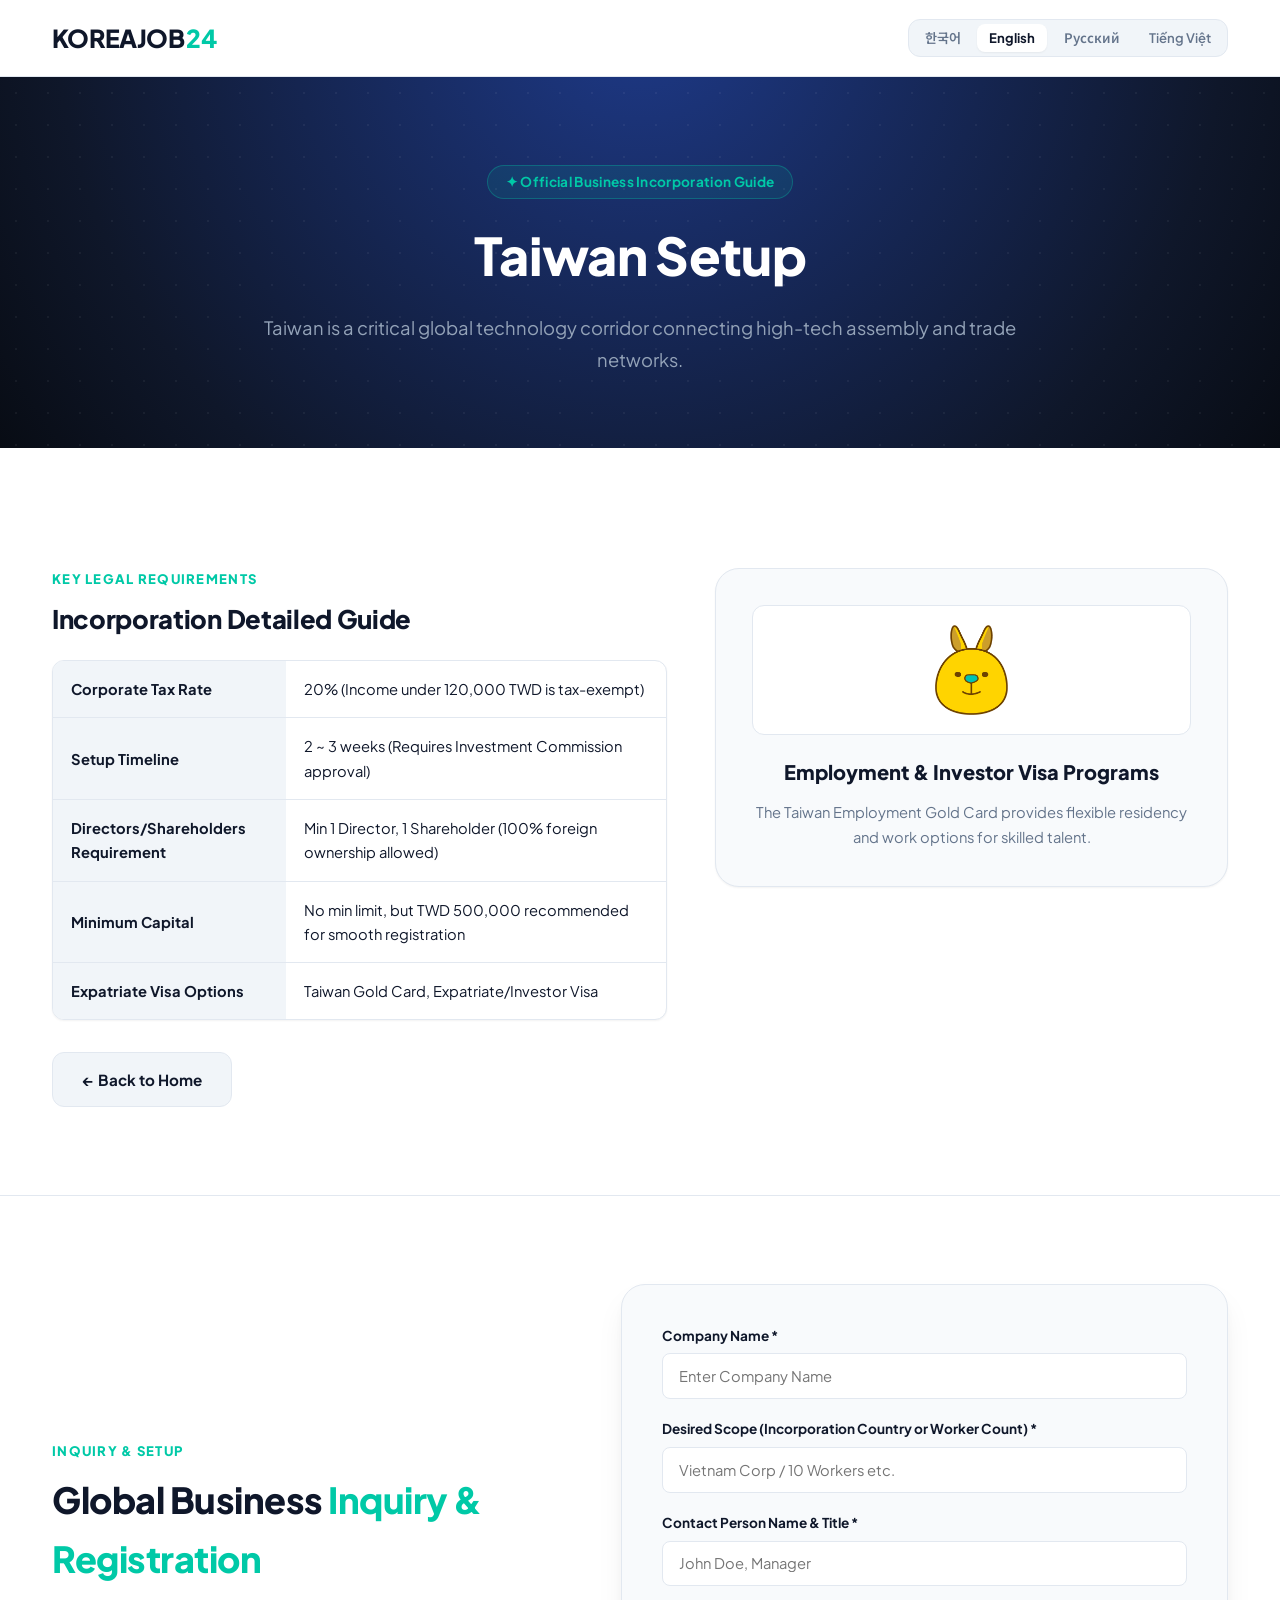
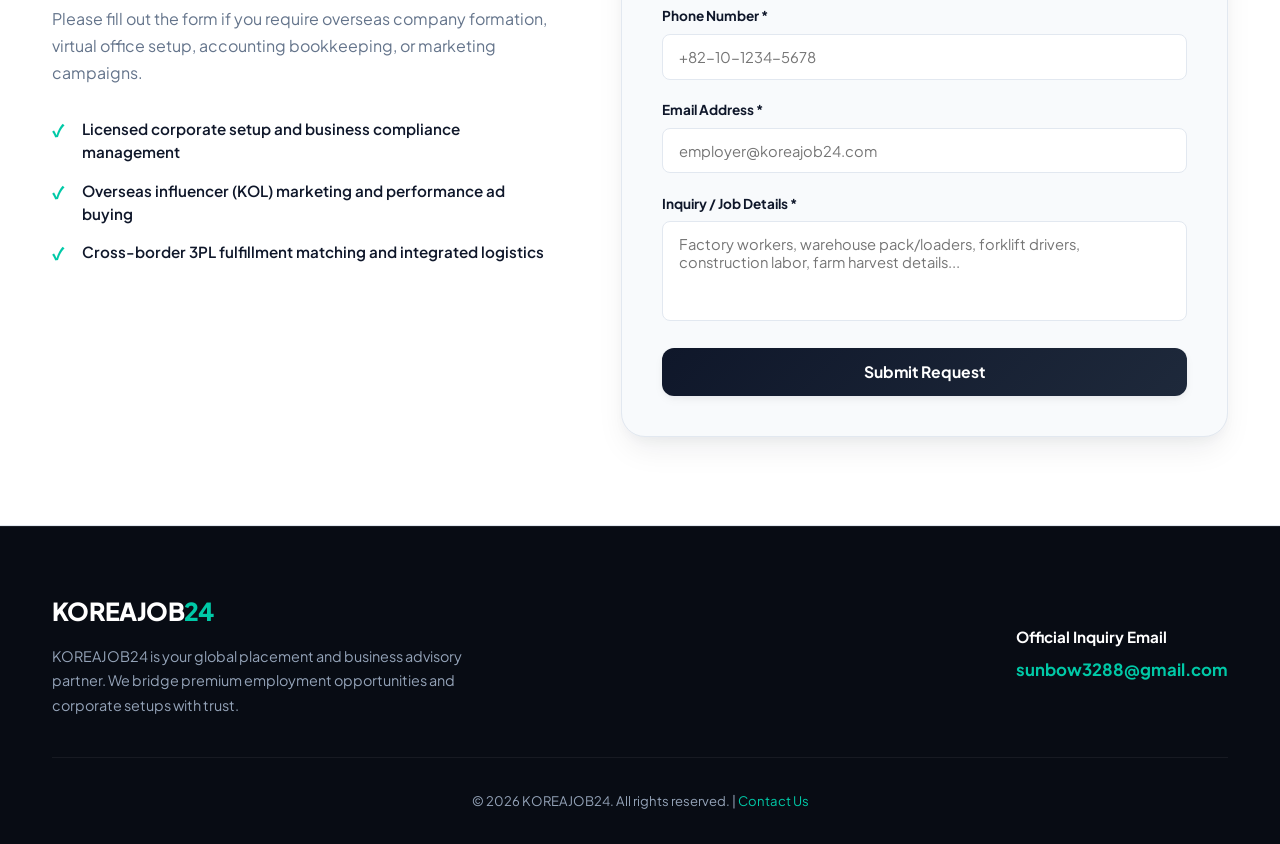
<file: taiwan.html>
<!DOCTYPE html>
<html lang="ko">
<head>
  <meta charset="UTF-8">
  <meta name="viewport" content="width=device-width, initial-scale=1.0, maximum-scale=5.0">
  <title>대만 법인설립 가이드 - KOREAJOB24</title>
  
  <!-- Primary SEO Meta Tags -->
  <meta name="description" content="대만 법인설립 및 외국인 투자 승인, 12만 TWD 이하 면세, 대만 골드카드 비자 취득 원스톱 지원.">
  <meta name="keywords" content="법인설립, 해외법인, 대만 법인설립, 투자비자, 취업비자, 가상오피스, 세무기장, KOREAJOB24">
  <meta name="robots" content="index, follow">
  <link rel="canonical" href="https://koreajob24.com/taiwan.html">

  <!-- Hreflang Multi-language SEO -->
  <link rel="alternate" hreflang="ko" href="https://koreajob24.com/taiwan.html" />
  <link rel="alternate" hreflang="en" href="https://koreajob24.com/taiwan.html?lang=en" />
  <link rel="alternate" hreflang="ru" href="https://koreajob24.com/taiwan.html?lang=ru" />
  <link rel="alternate" hreflang="vi" href="https://koreajob24.com/taiwan.html?lang=vi" />
  <link rel="alternate" hreflang="x-default" href="https://koreajob24.com/taiwan.html" />

  <!-- Open Graph -->
  <meta property="og:type" content="article">
  <meta property="og:url" content="https://koreajob24.com/taiwan.html">
  <meta property="og:title" content="대만 법인설립 가이드 - KOREAJOB24">
  <meta property="og:description" content="대만 법인설립 및 외국인 투자 승인, 12만 TWD 이하 면세, 대만 골드카드 비자 취득 원스톱 지원.">
  <meta property="og:image" content="mascot_yellow.png">

  <!-- Twitter Meta Tags -->
  <meta name="twitter:card" content="summary_large_image">
  <meta name="twitter:title" content="대만 법인설립 가이드 - KOREAJOB24">
  <meta name="twitter:description" content="대만 법인설립 및 외국인 투자 승인, 12만 TWD 이하 면세, 대만 골드카드 비자 취득 원스톱 지원.">
  <meta name="twitter:image" content="mascot_yellow.png">

  <link rel="stylesheet" href="style.css">

  <script type="application/ld+json">
  {
    "@context": "https://schema.org",
    "@type": "Article",
    "headline": "대만 법인설립 가이드 - KOREAJOB24",
    "description": "대만 법인설립 및 외국인 투자 승인, 12만 TWD 이하 면세, 대만 골드카드 비자 취득 원스톱 지원.",
    "publisher": {
      "@type": "Organization",
      "name": "KOREAJOB24"
    }
  }
  </script>
</head>
<body>
  
  <!-- Header -->
  <header>
    <div class="container">
      <a href="index.html" class="logo">KOREAJOB<span>24</span></a>
      <div class="lang-switch">
        <button class="lang-btn active" onclick="switchLanguage('ko')"><span class="lang-full">한국어</span><span class="lang-short">KO</span></button>
        <button class="lang-btn" onclick="switchLanguage('en')"><span class="lang-full">English</span><span class="lang-short">EN</span></button>
        <button class="lang-btn" onclick="switchLanguage('ru')"><span class="lang-full">Русский</span><span class="lang-short">RU</span></button>
        <button class="lang-btn" onclick="switchLanguage('vi')"><span class="lang-full">Tiếng Việt</span><span class="lang-short">VI</span></button>
      </div>
    </div>
  </header>

  <!-- Hero Section -->
  <section class="hero" style="padding: 5.5rem 0 4.5rem 0;">
    <div class="container" style="text-align: center;">
      <div class="hero-pill">✦ Official Business Incorporation Guide</div>
      <h1 data-lang-key="country_tw_title">대만 법인설립</h1>
      <p data-lang-key="tw_desc_p" style="max-width: 760px; margin: 1rem auto 0 auto;">대만은 반도체 등 하이테크 제조 벨트와 동아시아 무역 관문을 연결하는 중요 시장입니다.</p>
    </div>
  </section>

  <!-- Country Content -->
  <section class="section" style="background-color: var(--bg-white);">
    <div class="container">
      <div class="country-grid">
        
        <!-- Left Facts -->
        <div>
          <span class="section-tag" style="text-align: left;">Key Legal Requirements</span>
          <h3 style="font-size: 1.6rem; font-weight: 800; color: var(--primary); margin-bottom: 1.25rem; letter-spacing: -0.02rem;" data-lang-key="guide_title">법인설립 <span>상세 정보</span></h3>
          <table class="fact-table">
            <tr>
              <td data-lang-key="td_tax_rate">법인세율 (Tax Rate)</td>
              <td data-lang-key="tw_tax_val">20% (과세 소득 12만 TWD 이하는 면세)</td>
            </tr>
            <tr>
              <td data-lang-key="td_timeline">설립 소요 기간 (Timeline)</td>
              <td data-lang-key="tw_time_val">2 ~ 3주 (투자심의위원회 승인서 필요)</td>
            </tr>
            <tr>
              <td data-lang-key="td_directors">이사/주주 요건 (Directors/Shareholders)</td>
              <td data-lang-key="tw_dir_val">최소 이사 1인, 주주 1인 (외국 개인/법인 100% 소유 가능)</td>
            </tr>
            <tr>
              <td data-lang-key="td_capital">최저 자본금 (Min Capital)</td>
              <td data-lang-key="tw_cap_val">제한은 없으나 사업자등록 및 투자 인증을 위해 최소 500,000 TWD 권장</td>
            </tr>
            <tr>
              <td data-lang-key="td_visa">대표 비자 종류 (Visa Options)</td>
              <td data-lang-key="tw_visa_val">대만 골드카드 (Gold Card), 투자 주재원 비자</td>
            </tr>
          </table>
          <a href="index.html" class="btn btn-secondary" style="color: var(--primary); border-color: var(--border); background: var(--bg-subtle);" data-lang-key="btn_back">&larr; 메인으로 돌아가기</a>
        </div>

        <!-- Right Visual & Visa Guide -->
        <div style="background-color: var(--bg-main); border: 1px solid var(--border); border-radius: var(--radius-xl); padding: 2.25rem; text-align: center; box-shadow: var(--shadow-sm);">
          <div class="mascot-container" style="background: var(--bg-white); border: 1px solid var(--border);">
            <img src="mascot_yellow.png" alt="Mascot Yellow Rabbit" class="mascot-img">
          </div>
          <h4 data-lang-key="visa_desc_title" style="font-size: 1.25rem; font-weight: 800; color: var(--primary); margin-bottom: 0.75rem; margin-top: 1rem;">취업 및 투자 비자 프로그램</h4>
          <p data-lang-key="tw_visa_desc" style="font-size: 0.92rem; color: var(--text-muted); line-height: 1.7;">전문 지식을 갖춘 글로벌 인재 대상의 골드카드 제도를 통해 비자 및 체류 편의를 제공합니다.</p>
        </div>

      </div>
    </div>
  </section>

  <!-- Employers Section -->
  <section class="section employer-section" id="employers">
    <div class="container">
      <div class="form-layout">
        <div class="form-info">
          <span class="section-tag" style="text-align: left;">Inquiry & Setup</span>
          <h2 data-lang-key="employers_title">글로벌 비즈니스 <span>도입 및 상담 신청</span></h2>
          <p data-lang-key="employers_subtitle">해외법인 설립, 오피스 주소지 대행, 현지 회계세무 기장, 혹은 우수 인력 도입이 필요하신 기업 담당자분께서는 양식을 작성해 주세요.</p>
          <ul class="info-points">
            <li data-lang-key="emp_point1">글로벌 회사 설립 및 비즈니스 법률 규정 준수 대행</li>
            <li data-lang-key="emp_point2">경력직 기능공 및 글로벌 IT 소프트웨어 엔지니어 매칭</li>
            <li data-lang-key="emp_point3">도입 후 사후 정착 케어 및 지속적인 통번역 지원 서비스</li>
          </ul>
        </div>
        
        <div class="form-card">
          <form id="employerForm" onsubmit="handleFormSubmit(event)">
            
            <div class="form-group">
              <label for="companyName" data-lang-key="form_label_company">회사명 / 기관명 (Company Name) *</label>
              <input type="text" id="companyName" class="form-control" placeholder="koreajob24" required>
            </div>
            
            <div class="form-group">
              <label for="workersCount" data-lang-key="form_label_workers">도입 희망 사항 (법인 설립 지역 또는 인력 인원수) *</label>
              <input type="text" id="workersCount" class="form-control" placeholder="대만 법인설립 / 10명 등" required>
            </div>
            
            <div class="form-group">
              <label for="contactPerson" data-lang-key="form_label_contact">담당자 성함 & 직함 (Contact Person) *</label>
              <input type="text" id="contactPerson" class="form-control" placeholder="John Doe" required>
            </div>

            <div class="form-group">
              <label for="contactPhone" data-lang-key="form_label_phone">연락처 / 전화번호 (Phone Number) *</label>
              <input type="tel" id="contactPhone" class="form-control" placeholder="+82-10-1234-5678" required>
            </div>
            
            <div class="form-group">
              <label for="contactEmail" data-lang-key="form_label_email">이메일 주소 (Email Address) *</label>
              <input type="email" id="contactEmail" class="form-control" placeholder="employer@koreajob24.com" required>
            </div>

            <div class="form-group">
              <label for="jobDescription" data-lang-key="form_label_details">상세 문의 내용 (Inquiry / Job Details) *</label>
              <textarea id="jobDescription" class="form-control" placeholder="Inquiry details for 대만 법인설립..." required></textarea>
            </div>
            
            <button type="submit" id="submitBtn" class="form-submit-btn" data-lang-key="form_btn_submit">문의 및 서비스 신청하기 (Submit)</button>
          </form>
          
          <div id="formNotification" class="form-notification"></div>
        </div>
      </div>
    </div>
  </section>

  <!-- Footer -->
  <footer>
    <div class="container">
      <div class="footer-layout">
        <div class="footer-brand">
          <a href="index.html" class="logo">KOREAJOB<span>24</span></a>
          <p data-lang-key="footer_desc">글로벌 인력 매칭 및 비즈니스 설립 대행 파트너 KOREAJOB24입니다. 정직과 신뢰를 바탕으로 고수익 일자리 매칭 및 법인 컨설팅을 수행합니다.</p>
        </div>
        <div class="footer-contact">
          <h4 data-lang-key="footer_contact_title">공식 이메일 문의 (Inquiry Email)</h4>
          <a href="mailto:sunbow3288@gmail.com">sunbow3288@gmail.com</a>
        </div>
      </div>
      <div class="footer-bottom">
        &copy; 2026 KOREAJOB24. All rights reserved. | <a href="mailto:sunbow3288@gmail.com" style="color: var(--accent); text-decoration: none;">Contact Us</a>
      </div>
    </div>
  </footer>

  <script src="script.js"></script>
</body>
</html>
</file>
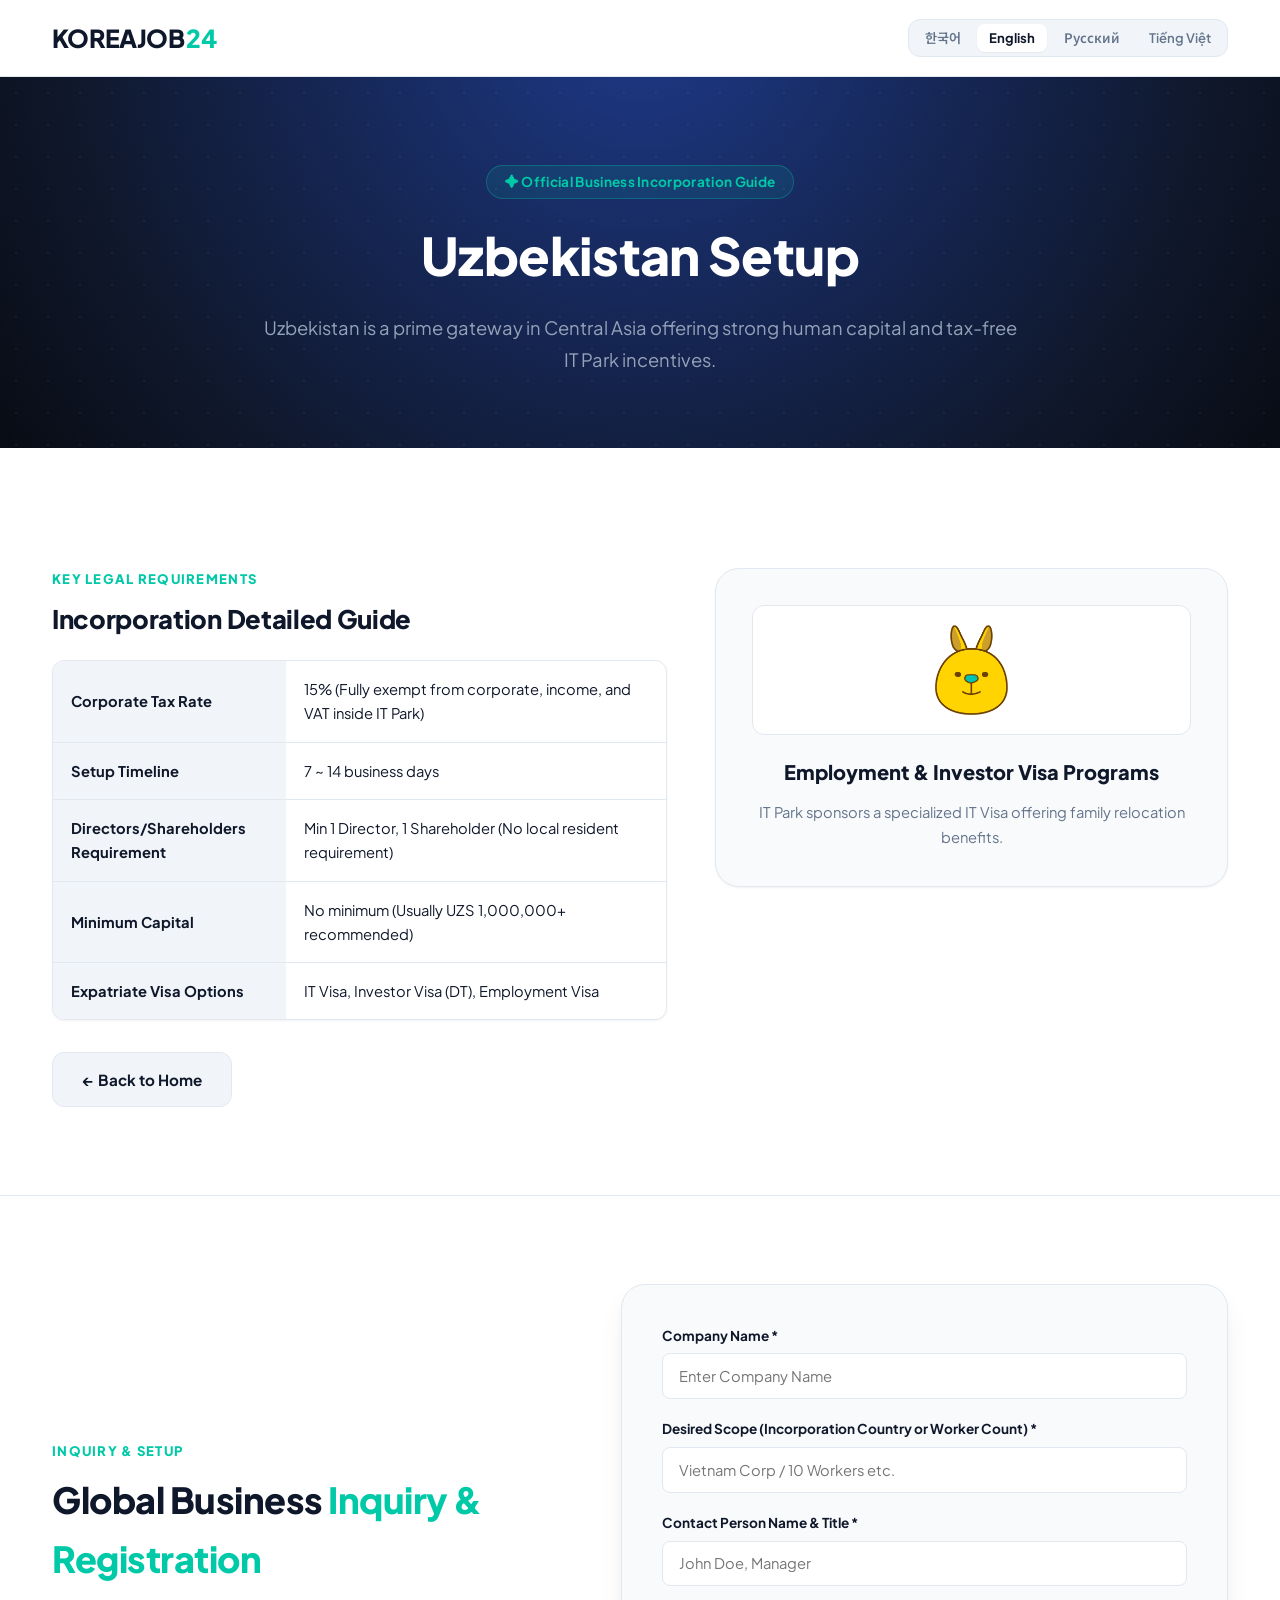
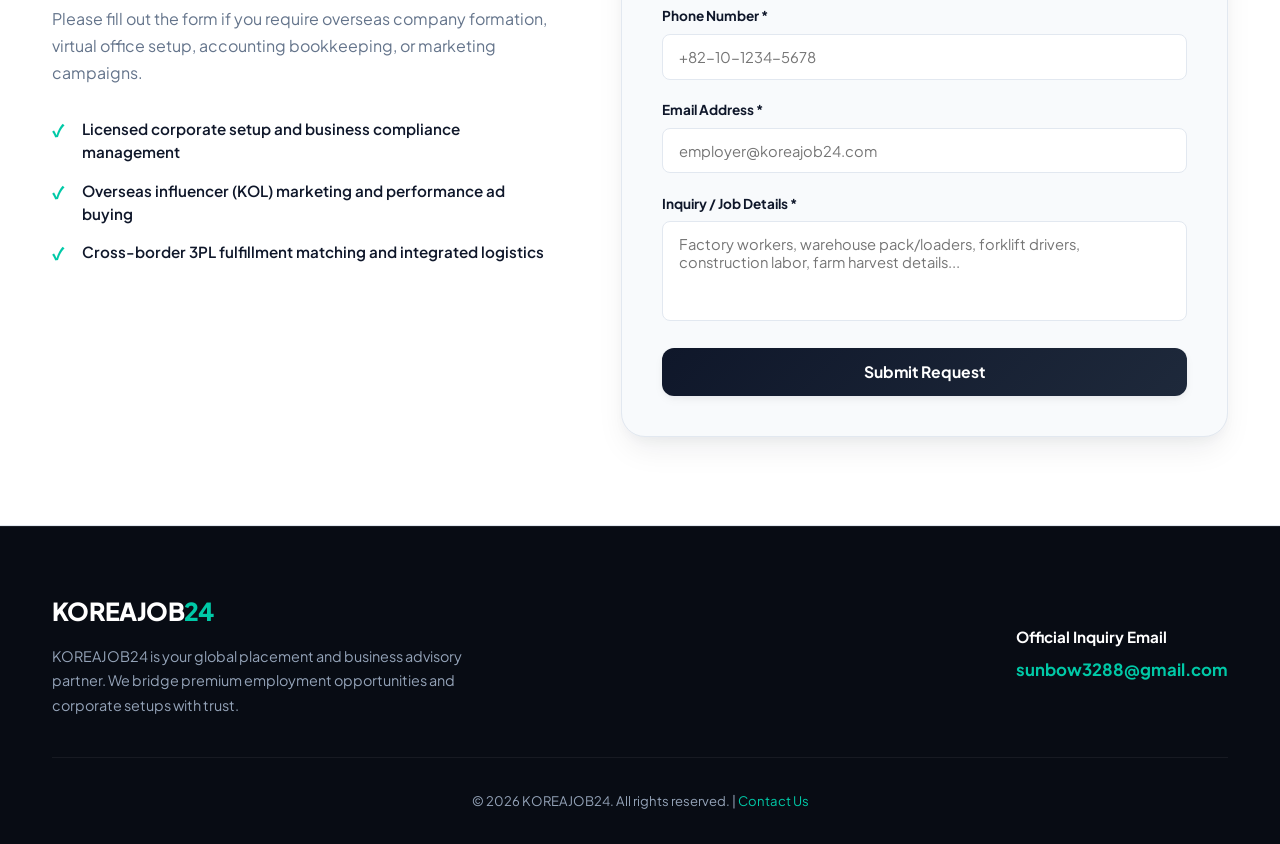
<file: uzbekistan.html>
<!DOCTYPE html>
<html lang="ko">
<head>
  <meta charset="UTF-8">
  <meta name="viewport" content="width=device-width, initial-scale=1.0, maximum-scale=5.0">
  <title>우즈베키스탄 법인설립 가이드 - KOREAJOB24</title>
  
  <!-- Primary SEO Meta Tags -->
  <meta name="description" content="우즈베키스탄 IT Park 경제특구 0% 세제 혜택, IT Visa 스폰서십 및 중앙아시아 비즈니스 진출 지원.">
  <meta name="keywords" content="법인설립, 해외법인, 우즈베키스탄 법인설립, 투자비자, 취업비자, 가상오피스, 세무기장, KOREAJOB24">
  <meta name="robots" content="index, follow">
  <link rel="canonical" href="https://koreajob24.com/uzbekistan.html">

  <!-- Hreflang Multi-language SEO -->
  <link rel="alternate" hreflang="ko" href="https://koreajob24.com/uzbekistan.html" />
  <link rel="alternate" hreflang="en" href="https://koreajob24.com/uzbekistan.html?lang=en" />
  <link rel="alternate" hreflang="ru" href="https://koreajob24.com/uzbekistan.html?lang=ru" />
  <link rel="alternate" hreflang="vi" href="https://koreajob24.com/uzbekistan.html?lang=vi" />
  <link rel="alternate" hreflang="x-default" href="https://koreajob24.com/uzbekistan.html" />

  <!-- Open Graph -->
  <meta property="og:type" content="article">
  <meta property="og:url" content="https://koreajob24.com/uzbekistan.html">
  <meta property="og:title" content="우즈베키스탄 법인설립 가이드 - KOREAJOB24">
  <meta property="og:description" content="우즈베키스탄 IT Park 경제특구 0% 세제 혜택, IT Visa 스폰서십 및 중앙아시아 비즈니스 진출 지원.">
  <meta property="og:image" content="mascot_yellow.png">

  <!-- Twitter Meta Tags -->
  <meta name="twitter:card" content="summary_large_image">
  <meta name="twitter:title" content="우즈베키스탄 법인설립 가이드 - KOREAJOB24">
  <meta name="twitter:description" content="우즈베키스탄 IT Park 경제특구 0% 세제 혜택, IT Visa 스폰서십 및 중앙아시아 비즈니스 진출 지원.">
  <meta name="twitter:image" content="mascot_yellow.png">

  <link rel="stylesheet" href="style.css">

  <script type="application/ld+json">
  {
    "@context": "https://schema.org",
    "@type": "Article",
    "headline": "우즈베키스탄 법인설립 가이드 - KOREAJOB24",
    "description": "우즈베키스탄 IT Park 경제특구 0% 세제 혜택, IT Visa 스폰서십 및 중앙아시아 비즈니스 진출 지원.",
    "publisher": {
      "@type": "Organization",
      "name": "KOREAJOB24"
    }
  }
  </script>
</head>
<body>
  
  <!-- Header -->
  <header>
    <div class="container">
      <a href="index.html" class="logo">KOREAJOB<span>24</span></a>
      <div class="lang-switch">
        <button class="lang-btn active" onclick="switchLanguage('ko')"><span class="lang-full">한국어</span><span class="lang-short">KO</span></button>
        <button class="lang-btn" onclick="switchLanguage('en')"><span class="lang-full">English</span><span class="lang-short">EN</span></button>
        <button class="lang-btn" onclick="switchLanguage('ru')"><span class="lang-full">Русский</span><span class="lang-short">RU</span></button>
        <button class="lang-btn" onclick="switchLanguage('vi')"><span class="lang-full">Tiếng Việt</span><span class="lang-short">VI</span></button>
      </div>
    </div>
  </header>

  <!-- Hero Section -->
  <section class="hero" style="padding: 5.5rem 0 4.5rem 0;">
    <div class="container" style="text-align: center;">
      <div class="hero-pill">✦ Official Business Incorporation Guide</div>
      <h1 data-lang-key="country_uz_title">우즈베키스탄 법인설립</h1>
      <p data-lang-key="uz_desc_p" style="max-width: 760px; margin: 1rem auto 0 auto;">우즈베키스탄은 IT Park 경제특구 혜택과 풍부한 인적자원을 갖춘 중앙아시아 비즈니스 요충지입니다.</p>
    </div>
  </section>

  <!-- Country Content -->
  <section class="section" style="background-color: var(--bg-white);">
    <div class="container">
      <div class="country-grid">
        
        <!-- Left Facts -->
        <div>
          <span class="section-tag" style="text-align: left;">Key Legal Requirements</span>
          <h3 style="font-size: 1.6rem; font-weight: 800; color: var(--primary); margin-bottom: 1.25rem; letter-spacing: -0.02rem;" data-lang-key="guide_title">법인설립 <span>상세 정보</span></h3>
          <table class="fact-table">
            <tr>
              <td data-lang-key="td_tax_rate">법인세율 (Tax Rate)</td>
              <td data-lang-key="uz_tax_val">15% (IT Park 입주 시 법인세, 소득세, 부가세 전액 면세 혜택)</td>
            </tr>
            <tr>
              <td data-lang-key="td_timeline">설립 소요 기간 (Timeline)</td>
              <td data-lang-key="uz_time_val">7 ~ 14 영업일</td>
            </tr>
            <tr>
              <td data-lang-key="td_directors">이사/주주 요건 (Directors/Shareholders)</td>
              <td data-lang-key="uz_dir_val">최소 이사 1인, 주주 1인 (현지 거주자 요건 없음)</td>
            </tr>
            <tr>
              <td data-lang-key="td_capital">최저 자본금 (Min Capital)</td>
              <td data-lang-key="uz_cap_val">제한 없음 (통상 1,000,000 UZS 이상 권장)</td>
            </tr>
            <tr>
              <td data-lang-key="td_visa">대표 비자 종류 (Visa Options)</td>
              <td data-lang-key="uz_visa_val">IT Visa, 투자자 비자 (DT), 일반 취업 비자</td>
            </tr>
          </table>
          <a href="index.html" class="btn btn-secondary" style="color: var(--primary); border-color: var(--border); background: var(--bg-subtle);" data-lang-key="btn_back">&larr; 메인으로 돌아가기</a>
        </div>

        <!-- Right Visual & Visa Guide -->
        <div style="background-color: var(--bg-main); border: 1px solid var(--border); border-radius: var(--radius-xl); padding: 2.25rem; text-align: center; box-shadow: var(--shadow-sm);">
          <div class="mascot-container" style="background: var(--bg-white); border: 1px solid var(--border);">
            <img src="mascot_yellow.png" alt="Mascot Yellow Rabbit" class="mascot-img">
          </div>
          <h4 data-lang-key="visa_desc_title" style="font-size: 1.25rem; font-weight: 800; color: var(--primary); margin-bottom: 0.75rem; margin-top: 1rem;">취업 및 투자 비자 프로그램</h4>
          <p data-lang-key="uz_visa_desc" style="font-size: 0.92rem; color: var(--text-muted); line-height: 1.7;">IT 특구 스폰서십을 받아 IT Visa 취득 시 가족 동반 및 비자 갱신 행정 혜택을 누릴 수 있습니다.</p>
        </div>

      </div>
    </div>
  </section>

  <!-- Employers Section -->
  <section class="section employer-section" id="employers">
    <div class="container">
      <div class="form-layout">
        <div class="form-info">
          <span class="section-tag" style="text-align: left;">Inquiry & Setup</span>
          <h2 data-lang-key="employers_title">글로벌 비즈니스 <span>도입 및 상담 신청</span></h2>
          <p data-lang-key="employers_subtitle">해외법인 설립, 오피스 주소지 대행, 현지 회계세무 기장, 혹은 우수 인력 도입이 필요하신 기업 담당자분께서는 양식을 작성해 주세요.</p>
          <ul class="info-points">
            <li data-lang-key="emp_point1">글로벌 회사 설립 및 비즈니스 법률 규정 준수 대행</li>
            <li data-lang-key="emp_point2">경력직 기능공 및 글로벌 IT 소프트웨어 엔지니어 매칭</li>
            <li data-lang-key="emp_point3">도입 후 사후 정착 케어 및 지속적인 통번역 지원 서비스</li>
          </ul>
        </div>
        
        <div class="form-card">
          <form id="employerForm" onsubmit="handleFormSubmit(event)">
            
            <div class="form-group">
              <label for="companyName" data-lang-key="form_label_company">회사명 / 기관명 (Company Name) *</label>
              <input type="text" id="companyName" class="form-control" placeholder="koreajob24" required>
            </div>
            
            <div class="form-group">
              <label for="workersCount" data-lang-key="form_label_workers">도입 희망 사항 (법인 설립 지역 또는 인력 인원수) *</label>
              <input type="text" id="workersCount" class="form-control" placeholder="우즈베키스탄 법인설립 / 10명 등" required>
            </div>
            
            <div class="form-group">
              <label for="contactPerson" data-lang-key="form_label_contact">담당자 성함 & 직함 (Contact Person) *</label>
              <input type="text" id="contactPerson" class="form-control" placeholder="John Doe" required>
            </div>

            <div class="form-group">
              <label for="contactPhone" data-lang-key="form_label_phone">연락처 / 전화번호 (Phone Number) *</label>
              <input type="tel" id="contactPhone" class="form-control" placeholder="+82-10-1234-5678" required>
            </div>
            
            <div class="form-group">
              <label for="contactEmail" data-lang-key="form_label_email">이메일 주소 (Email Address) *</label>
              <input type="email" id="contactEmail" class="form-control" placeholder="employer@koreajob24.com" required>
            </div>

            <div class="form-group">
              <label for="jobDescription" data-lang-key="form_label_details">상세 문의 내용 (Inquiry / Job Details) *</label>
              <textarea id="jobDescription" class="form-control" placeholder="Inquiry details for 우즈베키스탄 법인설립..." required></textarea>
            </div>
            
            <button type="submit" id="submitBtn" class="form-submit-btn" data-lang-key="form_btn_submit">문의 및 서비스 신청하기 (Submit)</button>
          </form>
          
          <div id="formNotification" class="form-notification"></div>
        </div>
      </div>
    </div>
  </section>

  <!-- Footer -->
  <footer>
    <div class="container">
      <div class="footer-layout">
        <div class="footer-brand">
          <a href="index.html" class="logo">KOREAJOB<span>24</span></a>
          <p data-lang-key="footer_desc">글로벌 인력 매칭 및 비즈니스 설립 대행 파트너 KOREAJOB24입니다. 정직과 신뢰를 바탕으로 고수익 일자리 매칭 및 법인 컨설팅을 수행합니다.</p>
        </div>
        <div class="footer-contact">
          <h4 data-lang-key="footer_contact_title">공식 이메일 문의 (Inquiry Email)</h4>
          <a href="mailto:sunbow3288@gmail.com">sunbow3288@gmail.com</a>
        </div>
      </div>
      <div class="footer-bottom">
        &copy; 2026 KOREAJOB24. All rights reserved. | <a href="mailto:sunbow3288@gmail.com" style="color: var(--accent); text-decoration: none;">Contact Us</a>
      </div>
    </div>
  </footer>

  <script src="script.js"></script>
</body>
</html>
</file>
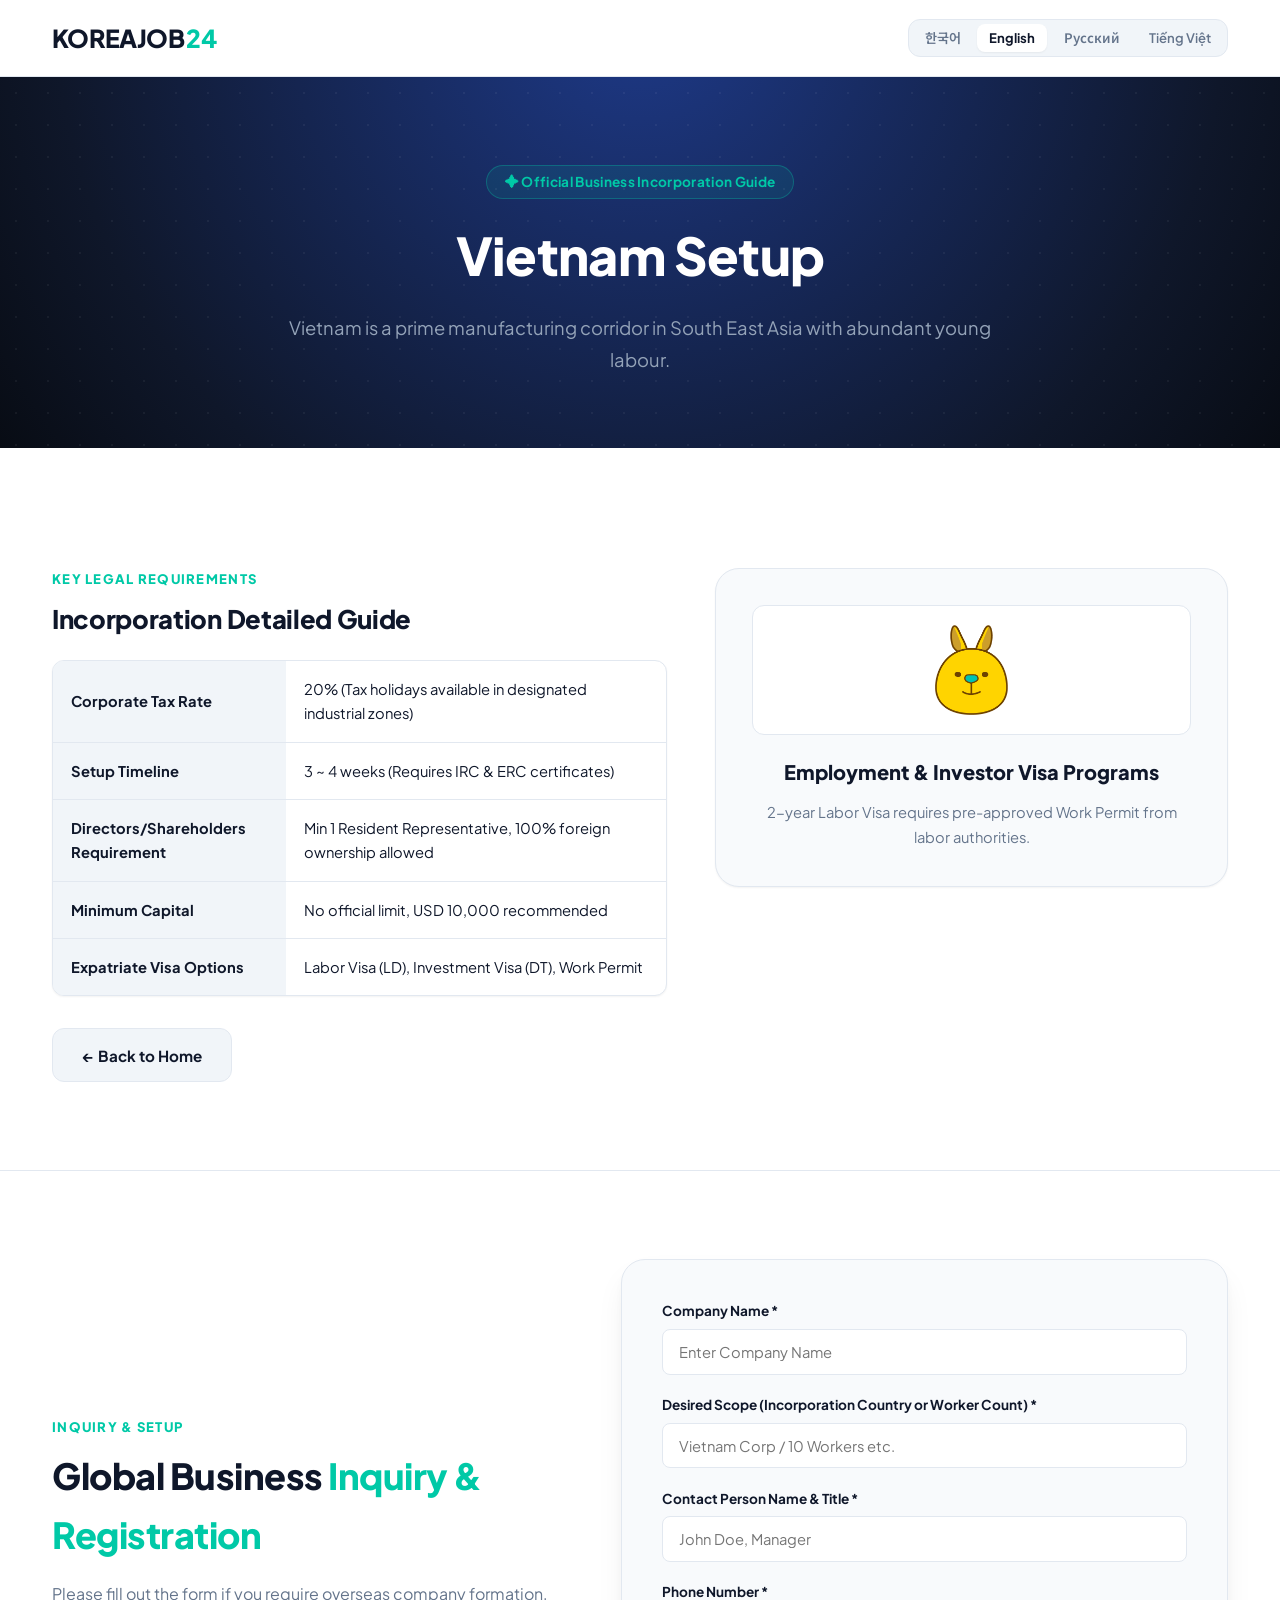
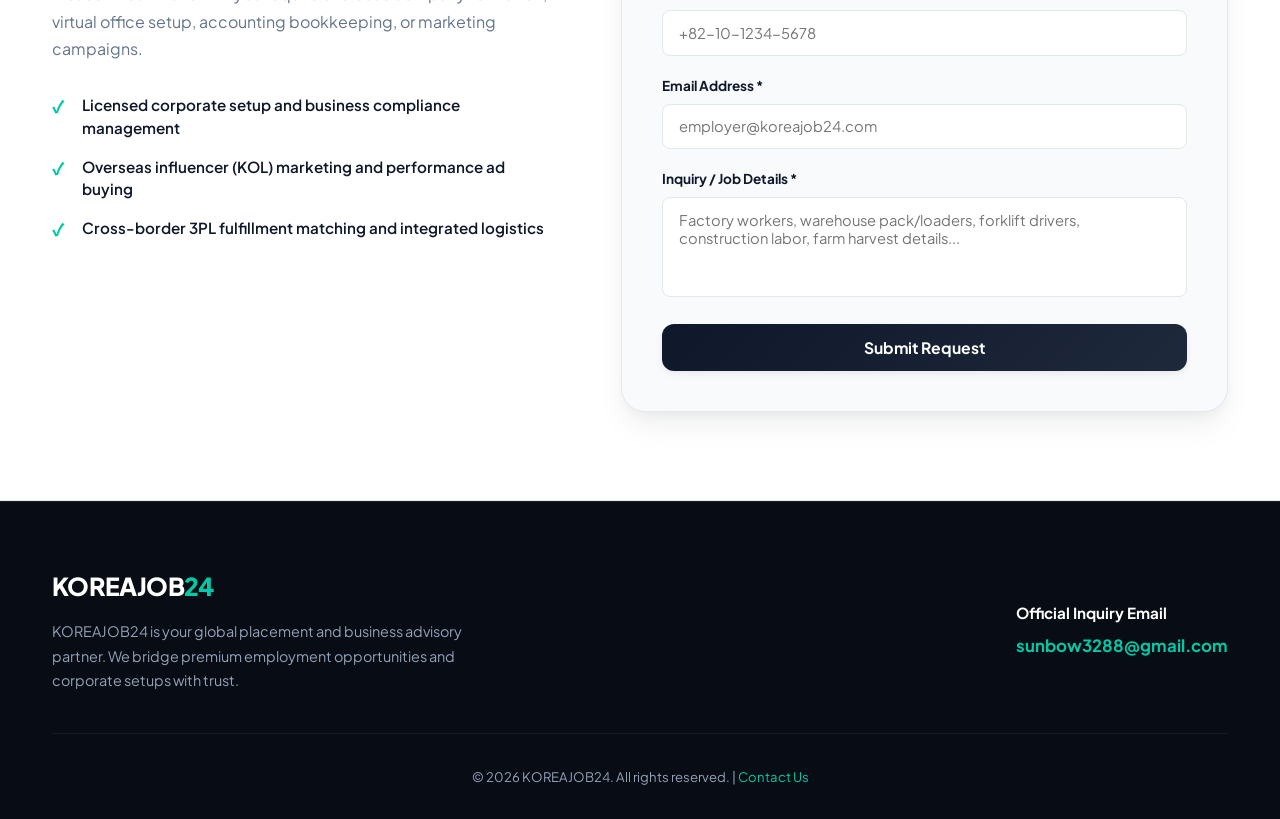
<file: vietnam.html>
<!DOCTYPE html>
<html lang="ko">
<head>
  <meta charset="UTF-8">
  <meta name="viewport" content="width=device-width, initial-scale=1.0, maximum-scale=5.0">
  <title>베트남 법인설립 가이드 - KOREAJOB24</title>
  
  <!-- Primary SEO Meta Tags -->
  <meta name="description" content="베트남 외국인 100% 단독법인 설립, IRC/ERC 라이센스 취득, 노동비자(LD) 및 Work Permit 발급 대행.">
  <meta name="keywords" content="법인설립, 해외법인, 베트남 법인설립, 투자비자, 취업비자, 가상오피스, 세무기장, KOREAJOB24">
  <meta name="robots" content="index, follow">
  <link rel="canonical" href="https://koreajob24.com/vietnam.html">

  <!-- Hreflang Multi-language SEO -->
  <link rel="alternate" hreflang="ko" href="https://koreajob24.com/vietnam.html" />
  <link rel="alternate" hreflang="en" href="https://koreajob24.com/vietnam.html?lang=en" />
  <link rel="alternate" hreflang="ru" href="https://koreajob24.com/vietnam.html?lang=ru" />
  <link rel="alternate" hreflang="vi" href="https://koreajob24.com/vietnam.html?lang=vi" />
  <link rel="alternate" hreflang="x-default" href="https://koreajob24.com/vietnam.html" />

  <!-- Open Graph -->
  <meta property="og:type" content="article">
  <meta property="og:url" content="https://koreajob24.com/vietnam.html">
  <meta property="og:title" content="베트남 법인설립 가이드 - KOREAJOB24">
  <meta property="og:description" content="베트남 외국인 100% 단독법인 설립, IRC/ERC 라이센스 취득, 노동비자(LD) 및 Work Permit 발급 대행.">
  <meta property="og:image" content="mascot_yellow.png">

  <!-- Twitter Meta Tags -->
  <meta name="twitter:card" content="summary_large_image">
  <meta name="twitter:title" content="베트남 법인설립 가이드 - KOREAJOB24">
  <meta name="twitter:description" content="베트남 외국인 100% 단독법인 설립, IRC/ERC 라이센스 취득, 노동비자(LD) 및 Work Permit 발급 대행.">
  <meta name="twitter:image" content="mascot_yellow.png">

  <link rel="stylesheet" href="style.css">

  <script type="application/ld+json">
  {
    "@context": "https://schema.org",
    "@type": "Article",
    "headline": "베트남 법인설립 가이드 - KOREAJOB24",
    "description": "베트남 외국인 100% 단독법인 설립, IRC/ERC 라이센스 취득, 노동비자(LD) 및 Work Permit 발급 대행.",
    "publisher": {
      "@type": "Organization",
      "name": "KOREAJOB24"
    }
  }
  </script>
</head>
<body>
  
  <!-- Header -->
  <header>
    <div class="container">
      <a href="index.html" class="logo">KOREAJOB<span>24</span></a>
      <div class="lang-switch">
        <button class="lang-btn active" onclick="switchLanguage('ko')"><span class="lang-full">한국어</span><span class="lang-short">KO</span></button>
        <button class="lang-btn" onclick="switchLanguage('en')"><span class="lang-full">English</span><span class="lang-short">EN</span></button>
        <button class="lang-btn" onclick="switchLanguage('ru')"><span class="lang-full">Русский</span><span class="lang-short">RU</span></button>
        <button class="lang-btn" onclick="switchLanguage('vi')"><span class="lang-full">Tiếng Việt</span><span class="lang-short">VI</span></button>
      </div>
    </div>
  </header>

  <!-- Hero Section -->
  <section class="hero" style="padding: 5.5rem 0 4.5rem 0;">
    <div class="container" style="text-align: center;">
      <div class="hero-pill">✦ Official Business Incorporation Guide</div>
      <h1 data-lang-key="country_vn_title">베트남 법인설립</h1>
      <p data-lang-key="vn_desc_p" style="max-width: 760px; margin: 1rem auto 0 auto;">베트남은 인건비가 저렴하고 풍부한 노동력을 갖춘 동남아시아 제조 벨트의 중심입니다.</p>
    </div>
  </section>

  <!-- Country Content -->
  <section class="section" style="background-color: var(--bg-white);">
    <div class="container">
      <div class="country-grid">
        
        <!-- Left Facts -->
        <div>
          <span class="section-tag" style="text-align: left;">Key Legal Requirements</span>
          <h3 style="font-size: 1.6rem; font-weight: 800; color: var(--primary); margin-bottom: 1.25rem; letter-spacing: -0.02rem;" data-lang-key="guide_title">법인설립 <span>상세 정보</span></h3>
          <table class="fact-table">
            <tr>
              <td data-lang-key="td_tax_rate">법인세율 (Tax Rate)</td>
              <td data-lang-key="vn_tax_val">20% (특정 공단 및 우대 업종의 경우 면세 및 감면 혜택)</td>
            </tr>
            <tr>
              <td data-lang-key="td_timeline">설립 소요 기간 (Timeline)</td>
              <td data-lang-key="vn_time_val">3 ~ 4주 (투자 승인서 IRC 및 기업 등록증 ERC 발급)</td>
            </tr>
            <tr>
              <td data-lang-key="td_directors">이사/주주 요건 (Directors/Shareholders)</td>
              <td data-lang-key="vn_dir_val">현지 대표자 1인 상주 필수, 주주는 외국 개인/법인 100% 가능</td>
            </tr>
            <tr>
              <td data-lang-key="td_capital">최저 자본금 (Min Capital)</td>
              <td data-lang-key="vn_cap_val">최저 제한은 없으나 통상 USD 10,000 이상 권장</td>
            </tr>
            <tr>
              <td data-lang-key="td_visa">대표 비자 종류 (Visa Options)</td>
              <td data-lang-key="vn_visa_val">노동 비자 (LD Visa), 투자자 비자 (DT Visa), Work Permit</td>
            </tr>
          </table>
          <a href="index.html" class="btn btn-secondary" style="color: var(--primary); border-color: var(--border); background: var(--bg-subtle);" data-lang-key="btn_back">&larr; 메인으로 돌아가기</a>
        </div>

        <!-- Right Visual & Visa Guide -->
        <div style="background-color: var(--bg-main); border: 1px solid var(--border); border-radius: var(--radius-xl); padding: 2.25rem; text-align: center; box-shadow: var(--shadow-sm);">
          <div class="mascot-container" style="background: var(--bg-white); border: 1px solid var(--border);">
            <img src="mascot_yellow.png" alt="Mascot Yellow Rabbit" class="mascot-img">
          </div>
          <h4 data-lang-key="visa_desc_title" style="font-size: 1.25rem; font-weight: 800; color: var(--primary); margin-bottom: 0.75rem; margin-top: 1rem;">취업 및 투자 비자 프로그램</h4>
          <p data-lang-key="vn_visa_desc" style="font-size: 0.92rem; color: var(--text-muted); line-height: 1.7;">2년 만기의 노동 비자를 취득하기 위해 노동 보훈 사회부로부터 Work Permit 사전 승인이 필요합니다.</p>
        </div>

      </div>
    </div>
  </section>

  <!-- Employers Section -->
  <section class="section employer-section" id="employers">
    <div class="container">
      <div class="form-layout">
        <div class="form-info">
          <span class="section-tag" style="text-align: left;">Inquiry & Setup</span>
          <h2 data-lang-key="employers_title">글로벌 비즈니스 <span>도입 및 상담 신청</span></h2>
          <p data-lang-key="employers_subtitle">해외법인 설립, 오피스 주소지 대행, 현지 회계세무 기장, 혹은 우수 인력 도입이 필요하신 기업 담당자분께서는 양식을 작성해 주세요.</p>
          <ul class="info-points">
            <li data-lang-key="emp_point1">글로벌 회사 설립 및 비즈니스 법률 규정 준수 대행</li>
            <li data-lang-key="emp_point2">경력직 기능공 및 글로벌 IT 소프트웨어 엔지니어 매칭</li>
            <li data-lang-key="emp_point3">도입 후 사후 정착 케어 및 지속적인 통번역 지원 서비스</li>
          </ul>
        </div>
        
        <div class="form-card">
          <form id="employerForm" onsubmit="handleFormSubmit(event)">
            
            <div class="form-group">
              <label for="companyName" data-lang-key="form_label_company">회사명 / 기관명 (Company Name) *</label>
              <input type="text" id="companyName" class="form-control" placeholder="koreajob24" required>
            </div>
            
            <div class="form-group">
              <label for="workersCount" data-lang-key="form_label_workers">도입 희망 사항 (법인 설립 지역 또는 인력 인원수) *</label>
              <input type="text" id="workersCount" class="form-control" placeholder="베트남 법인설립 / 10명 등" required>
            </div>
            
            <div class="form-group">
              <label for="contactPerson" data-lang-key="form_label_contact">담당자 성함 & 직함 (Contact Person) *</label>
              <input type="text" id="contactPerson" class="form-control" placeholder="John Doe" required>
            </div>

            <div class="form-group">
              <label for="contactPhone" data-lang-key="form_label_phone">연락처 / 전화번호 (Phone Number) *</label>
              <input type="tel" id="contactPhone" class="form-control" placeholder="+82-10-1234-5678" required>
            </div>
            
            <div class="form-group">
              <label for="contactEmail" data-lang-key="form_label_email">이메일 주소 (Email Address) *</label>
              <input type="email" id="contactEmail" class="form-control" placeholder="employer@koreajob24.com" required>
            </div>

            <div class="form-group">
              <label for="jobDescription" data-lang-key="form_label_details">상세 문의 내용 (Inquiry / Job Details) *</label>
              <textarea id="jobDescription" class="form-control" placeholder="Inquiry details for 베트남 법인설립..." required></textarea>
            </div>
            
            <button type="submit" id="submitBtn" class="form-submit-btn" data-lang-key="form_btn_submit">문의 및 서비스 신청하기 (Submit)</button>
          </form>
          
          <div id="formNotification" class="form-notification"></div>
        </div>
      </div>
    </div>
  </section>

  <!-- Footer -->
  <footer>
    <div class="container">
      <div class="footer-layout">
        <div class="footer-brand">
          <a href="index.html" class="logo">KOREAJOB<span>24</span></a>
          <p data-lang-key="footer_desc">글로벌 인력 매칭 및 비즈니스 설립 대행 파트너 KOREAJOB24입니다. 정직과 신뢰를 바탕으로 고수익 일자리 매칭 및 법인 컨설팅을 수행합니다.</p>
        </div>
        <div class="footer-contact">
          <h4 data-lang-key="footer_contact_title">공식 이메일 문의 (Inquiry Email)</h4>
          <a href="mailto:sunbow3288@gmail.com">sunbow3288@gmail.com</a>
        </div>
      </div>
      <div class="footer-bottom">
        &copy; 2026 KOREAJOB24. All rights reserved. | <a href="mailto:sunbow3288@gmail.com" style="color: var(--accent); text-decoration: none;">Contact Us</a>
      </div>
    </div>
  </footer>

  <script src="script.js"></script>
</body>
</html>
</file>
<file: style.css>
@import url('https://fonts.googleapis.com/css2?family=Plus+Jakarta+Sans:wght@300;400;500;600;700;800&family=Noto+Sans+KR:wght@300;400;500;700;900&display=swap');

:root {
  --primary: #0f172a;        /* Deep Slate 900 */
  --primary-light: #1e293b;  /* Slate 800 */
  --accent: #00c9a7;         /* Radiant Mint / Teal */
  --accent-hover: #00b394;
  --accent-glow: rgba(0, 201, 167, 0.2);
  --secondary: #2563eb;      /* Vibrant Corporate Blue */
  --bg-main: #f8fafc;        /* Slate 50 */
  --bg-white: #ffffff;
  --bg-subtle: #f1f5f9;      /* Slate 100 */
  --text-dark: #0f172a;
  --text-muted: #64748b;     /* Slate 500 */
  --text-light: #94a3b8;    /* Slate 400 */
  --border: #e2e8f0;         /* Slate 200 */
  --border-light: rgba(226, 232, 240, 0.8);
  
  --shadow-sm: 0 1px 2px 0 rgba(0, 0, 0, 0.05);
  --shadow-md: 0 4px 12px -2px rgba(15, 23, 42, 0.06), 0 2px 6px -1px rgba(15, 23, 42, 0.04);
  --shadow-lg: 0 16px 32px -6px rgba(15, 23, 42, 0.08), 0 6px 12px -3px rgba(15, 23, 42, 0.04);
  --shadow-xl: 0 24px 48px -12px rgba(15, 23, 42, 0.12), 0 8px 16px -4px rgba(15, 23, 42, 0.06);
  
  --font-global: 'Plus Jakarta Sans', 'Noto Sans KR', -apple-system, BlinkMacSystemFont, sans-serif;
  --radius-sm: 8px;
  --radius-md: 12px;
  --radius-lg: 16px;
  --radius-xl: 24px;
}

* {
  box-sizing: border-box;
  margin: 0;
  padding: 0;
  -webkit-font-smoothing: antialiased;
  -moz-osx-font-smoothing: grayscale;
}

html {
  scroll-behavior: smooth;
}

body {
  background-color: var(--bg-main);
  color: var(--text-dark);
  font-family: var(--font-global);
  line-height: 1.65;
  overflow-x: hidden;
  word-break: keep-all;
  overflow-wrap: break-word;
}

.container {
  width: 100%;
  max-width: 1240px;
  margin: 0 auto;
  padding: 0 2rem;
}

/* Header & Navigation */
header {
  background: rgba(255, 255, 255, 0.95);
  backdrop-filter: blur(16px);
  -webkit-backdrop-filter: blur(16px);
  border-bottom: 1px solid var(--border);
  position: sticky;
  top: 0;
  z-index: 1000;
  box-shadow: 0 1px 3px 0 rgba(0, 0, 0, 0.02);
  transition: all 0.3s ease;
}

header .container {
  display: flex;
  justify-content: space-between;
  align-items: center;
  height: 76px;
  gap: 1rem;
}

.logo {
  font-size: 1.55rem;
  font-weight: 800;
  color: var(--primary);
  text-decoration: none;
  letter-spacing: -0.04rem;
  display: flex;
  align-items: center;
  gap: 0.15rem;
  flex-shrink: 0;
  white-space: nowrap;
}

.logo span {
  color: var(--accent);
}

.lang-switch {
  display: flex;
  gap: 0.3rem;
  background: var(--bg-subtle);
  padding: 4px;
  border-radius: var(--radius-md);
  border: 1px solid var(--border);
  flex-shrink: 0;
}

.lang-btn {
  background: transparent;
  border: none;
  border-radius: var(--radius-sm);
  color: var(--text-muted);
  font-size: 0.82rem;
  font-weight: 600;
  padding: 0.4rem 0.75rem;
  cursor: pointer;
  transition: all 0.2s ease;
  font-family: var(--font-global);
  white-space: nowrap;
  line-height: 1.2;
}

.lang-short {
  display: none;
}

.lang-btn:hover {
  color: var(--text-dark);
  background: rgba(255, 255, 255, 0.6);
}

.lang-btn.active {
  background: var(--bg-white);
  color: var(--primary);
  box-shadow: var(--shadow-sm);
  font-weight: 700;
}

/* Hero Section */
.hero {
  background: radial-gradient(circle at 50% -20%, #1e3a8a 0%, #0f172a 75%, #080c14 100%);
  color: var(--bg-white);
  padding: 6.5rem 0 5.5rem 0;
  text-align: center;
  position: relative;
  overflow: hidden;
}

.hero::before {
  content: '';
  position: absolute;
  top: 0;
  left: 0;
  right: 0;
  bottom: 0;
  background-image: radial-gradient(rgba(255, 255, 255, 0.05) 1px, transparent 1px);
  background-size: 32px 32px;
  pointer-events: none;
}

.hero-pill {
  display: inline-flex;
  align-items: center;
  gap: 0.5rem;
  padding: 0.4rem 1.1rem;
  border-radius: 9999px;
  background: rgba(0, 201, 167, 0.1);
  border: 1px solid rgba(0, 201, 167, 0.3);
  color: var(--accent);
  font-size: 0.85rem;
  font-weight: 700;
  letter-spacing: 0.02rem;
  margin-bottom: 1.5rem;
  max-width: 90%;
  line-height: 1.4;
}

.hero h1 {
  font-size: 3.25rem;
  font-weight: 800;
  line-height: 1.25;
  margin-bottom: 1.5rem;
  letter-spacing: -0.04rem;
}

.hero h1 span {
  background: linear-gradient(135deg, #00c9a7 0%, #38bdf8 100%);
  -webkit-background-clip: text;
  -webkit-text-fill-color: transparent;
}

.hero p {
  font-size: 1.15rem;
  color: #94a3b8;
  max-width: 820px;
  margin: 0 auto 2.25rem auto;
  font-weight: 400;
  line-height: 1.75;
}

.hero-btns {
  display: flex;
  justify-content: center;
  gap: 1rem;
  margin-bottom: 3.5rem;
  flex-wrap: wrap;
}

/* Hero Stats Counter Bar */
.hero-stats {
  display: grid;
  grid-template-columns: repeat(4, 1fr);
  gap: 1.5rem;
  max-width: 1000px;
  margin: 0 auto;
  padding: 1.5rem 2rem;
  background: rgba(255, 255, 255, 0.04);
  border: 1px solid rgba(255, 255, 255, 0.1);
  border-radius: var(--radius-lg);
  backdrop-filter: blur(12px);
  -webkit-backdrop-filter: blur(12px);
}

.stat-item {
  text-align: center;
}

.stat-number {
  font-size: 1.75rem;
  font-weight: 800;
  color: var(--bg-white);
  letter-spacing: -0.02rem;
  margin-bottom: 0.25rem;
}

.stat-number span {
  color: var(--accent);
}

.stat-label {
  font-size: 0.82rem;
  color: #94a3b8;
  font-weight: 500;
}

/* Button System */
.btn {
  display: inline-flex;
  align-items: center;
  justify-content: center;
  gap: 0.5rem;
  padding: 0.85rem 1.85rem;
  border-radius: var(--radius-md);
  font-weight: 700;
  font-size: 0.95rem;
  text-decoration: none;
  cursor: pointer;
  transition: all 0.25s cubic-bezier(0.16, 1, 0.3, 1);
  font-family: var(--font-global);
  text-align: center;
}

.btn-primary {
  background: linear-gradient(135deg, var(--accent) 0%, #00a891 100%);
  color: var(--bg-white);
  border: none;
  box-shadow: 0 4px 14px 0 rgba(0, 201, 167, 0.35);
}

.btn-primary:hover {
  transform: translateY(-2px);
  box-shadow: 0 6px 20px 0 rgba(0, 201, 167, 0.45);
  background: linear-gradient(135deg, #00d9b4 0%, #00b394 100%);
}

.btn-secondary {
  background: rgba(255, 255, 255, 0.08);
  color: var(--bg-white);
  border: 1px solid rgba(255, 255, 255, 0.25);
  backdrop-filter: blur(8px);
}

.btn-secondary:hover {
  background: var(--bg-white);
  color: var(--primary);
  border-color: var(--bg-white);
  transform: translateY(-2px);
  box-shadow: var(--shadow-md);
}

/* Section Styling */
.section {
  padding: 5.5rem 0;
}

.section-header {
  text-align: center;
  max-width: 760px;
  margin: 0 auto 3rem auto;
}

.section-tag {
  color: var(--accent);
  font-size: 0.82rem;
  font-weight: 800;
  text-transform: uppercase;
  letter-spacing: 0.08rem;
  margin-bottom: 0.5rem;
  display: block;
}

.section-title {
  text-align: center;
  font-size: 2.25rem;
  font-weight: 800;
  letter-spacing: -0.03rem;
  color: var(--primary);
  margin-bottom: 0.75rem;
}

.section-title span {
  color: var(--accent);
}

.section-subtitle {
  text-align: center;
  font-size: 1rem;
  color: var(--text-muted);
  line-height: 1.7;
}

/* Seeker Grid */
.seeker-grid {
  display: grid;
  grid-template-columns: repeat(3, 1fr);
  gap: 1.75rem;
}

.seeker-card {
  background: var(--bg-white);
  border: 1px solid var(--border);
  border-radius: var(--radius-lg);
  padding: 2rem;
  box-shadow: var(--shadow-md);
  display: flex;
  flex-direction: column;
  justify-content: space-between;
  transition: all 0.3s cubic-bezier(0.16, 1, 0.3, 1);
  position: relative;
  overflow: hidden;
}

.seeker-card:hover {
  transform: translateY(-5px);
  box-shadow: var(--shadow-xl);
  border-color: rgba(0, 201, 167, 0.5);
}

.card-icon {
  font-size: 2.25rem;
  margin-bottom: 1rem;
  display: inline-block;
}

.mascot-container {
  background: var(--bg-subtle);
  border-radius: var(--radius-md);
  padding: 1rem;
  margin-bottom: 1.25rem;
  display: flex;
  align-items: center;
  justify-content: center;
  height: 130px;
}

.mascot-img {
  max-height: 90px;
  max-width: 110px;
  width: auto;
  height: auto;
  object-fit: contain;
}

.card-title {
  font-size: 1.3rem;
  font-weight: 800;
  margin-bottom: 0.75rem;
  color: var(--primary);
  letter-spacing: -0.02rem;
}

.card-desc {
  font-size: 0.92rem;
  color: var(--text-muted);
  line-height: 1.65;
  margin-bottom: 1.25rem;
}

.seeker-card .btn {
  width: 100%;
}

/* Country Grid & Facts Table */
.country-grid {
  display: grid;
  grid-template-columns: 1.2fr 1fr;
  gap: 3rem;
  margin-top: 2rem;
  align-items: start;
}

.fact-table {
  width: 100%;
  border-collapse: separate;
  border-spacing: 0;
  margin-bottom: 2rem;
  background: var(--bg-white);
  border-radius: var(--radius-md);
  border: 1px solid var(--border);
  overflow: hidden;
  box-shadow: var(--shadow-sm);
}

.fact-table td {
  padding: 1rem 1.15rem;
  border-bottom: 1px solid var(--border);
  font-size: 0.92rem;
}

.fact-table tr:last-child td {
  border-bottom: none;
}

.fact-table tr td:first-child {
  font-weight: 700;
  color: var(--primary);
  width: 38%;
  background: var(--bg-subtle);
}

/* Brand Story Component */
.brand-story-grid {
  display: grid;
  grid-template-columns: 1fr 1.15fr;
  gap: 3.5rem;
  align-items: center;
  margin-bottom: 4rem;
}

.brand-story-img {
  width: 100%;
  border-radius: var(--radius-lg);
  box-shadow: var(--shadow-xl);
  object-fit: cover;
  border: 1px solid var(--border);
  display: block;
}

.brand-story-badge-wrap {
  display: flex;
  gap: 0.5rem;
  flex-wrap: wrap;
  margin-top: 1.25rem;
}

.story-chip {
  background: var(--bg-subtle);
  border: 1px solid var(--border);
  color: var(--primary);
  font-size: 0.8rem;
  font-weight: 700;
  padding: 0.3rem 0.75rem;
  border-radius: 9999px;
  display: inline-flex;
  align-items: center;
  gap: 0.3rem;
}

.story-chip span {
  color: var(--accent);
}

/* Logistics 3-Column Grid */
.logistics-grid {
  display: grid;
  grid-template-columns: 1.2fr 0.85fr 1.1fr;
  gap: 2rem;
  align-items: start;
}

/* Employer Form Section */
.employer-section {
  background-color: var(--bg-white);
  border-top: 1px solid var(--border);
  border-bottom: 1px solid var(--border);
}

.form-layout {
  display: grid;
  grid-template-columns: 1fr 1.2fr;
  gap: 4rem;
  align-items: center;
}

.form-info h2 {
  font-size: 2.25rem;
  font-weight: 800;
  letter-spacing: -0.03rem;
  color: var(--primary);
  margin-bottom: 1rem;
}

.form-info h2 span {
  color: var(--accent);
}

.form-info p {
  color: var(--text-muted);
  margin-bottom: 2rem;
  font-size: 1rem;
  line-height: 1.7;
}

.info-points {
  list-style: none;
}

.info-points li {
  margin-bottom: 1rem;
  padding-left: 1.85rem;
  position: relative;
  font-size: 0.95rem;
  font-weight: 600;
  color: var(--primary);
  line-height: 1.5;
}

.info-points li::before {
  content: '✓';
  color: var(--accent);
  font-weight: 900;
  position: absolute;
  left: 0;
  top: 0;
  font-size: 1.05rem;
}

.form-card {
  background-color: var(--bg-main);
  border: 1px solid var(--border);
  border-radius: var(--radius-xl);
  padding: 2.5rem;
  box-shadow: var(--shadow-lg);
}

.form-group {
  margin-bottom: 1.2rem;
}

.form-group label {
  display: block;
  font-size: 0.85rem;
  font-weight: 700;
  margin-bottom: 0.4rem;
  color: var(--primary);
}

.form-control {
  width: 100%;
  padding: 0.8rem 1rem;
  border: 1.5px solid var(--border);
  border-radius: var(--radius-sm);
  background-color: var(--bg-white);
  font-family: var(--font-global);
  font-size: 0.92rem;
  color: var(--text-dark);
  outline: none;
  transition: all 0.2s ease;
}

.form-control:focus {
  border-color: var(--accent);
  box-shadow: 0 0 0 4px var(--accent-glow);
}

textarea.form-control {
  height: 100px;
  resize: none;
}

.form-submit-btn {
  width: 100%;
  background: linear-gradient(135deg, var(--primary) 0%, var(--primary-light) 100%);
  color: var(--bg-white);
  border: none;
  padding: 0.9rem;
  border-radius: var(--radius-md);
  font-weight: 700;
  font-size: 0.98rem;
  cursor: pointer;
  transition: all 0.3s ease;
  box-shadow: var(--shadow-md);
  font-family: var(--font-global);
}

.form-submit-btn:hover {
  transform: translateY(-2px);
  box-shadow: var(--shadow-lg);
  background: linear-gradient(135deg, #1e293b 0%, #334155 100%);
}

.form-submit-btn:disabled {
  background: var(--text-muted);
  cursor: not-allowed;
  transform: none;
}

/* Form Notification */
.form-notification {
  margin-top: 1.25rem;
  padding: 0.9rem;
  border-radius: var(--radius-md);
  display: none;
  text-align: center;
  font-weight: 600;
  font-size: 0.92rem;
}

.form-notification.success {
  background-color: rgba(34, 197, 94, 0.12);
  border: 1px solid rgba(34, 197, 94, 0.3);
  color: #15803d;
  display: block;
}

.form-notification.error {
  background-color: rgba(239, 68, 68, 0.12);
  border: 1px solid rgba(239, 68, 68, 0.3);
  color: #b91c1c;
  display: block;
}

/* Footer */
footer {
  background-color: #080c14;
  color: #94a3b8;
  padding: 4rem 0 2rem 0;
  border-top: 1px solid rgba(255, 255, 255, 0.08);
}

.footer-layout {
  display: flex;
  justify-content: space-between;
  align-items: center;
  margin-bottom: 2.5rem;
  gap: 2rem;
}

.footer-brand .logo {
  color: var(--bg-white);
  margin-bottom: 0.75rem;
  display: inline-block;
}

.footer-brand p {
  font-size: 0.9rem;
  max-width: 440px;
  line-height: 1.7;
}

.footer-contact h4 {
  color: var(--bg-white);
  font-size: 0.95rem;
  margin-bottom: 0.4rem;
  font-weight: 700;
}

.footer-contact a {
  color: var(--accent);
  text-decoration: none;
  font-weight: 700;
  font-size: 1.05rem;
  transition: opacity 0.2s ease;
}

.footer-contact a:hover {
  opacity: 0.85;
}

.footer-bottom {
  text-align: center;
  padding-top: 2rem;
  border-top: 1px solid rgba(255, 255, 255, 0.06);
  font-size: 0.82rem;
}

/* ========================================================
   RESPONSIVE BREAKPOINTS (Mobile & Tablet Optimization)
   ======================================================== */

@media (max-width: 1024px) {
  .hero h1 {
    font-size: 2.5rem;
  }
  .hero-stats {
    grid-template-columns: repeat(2, 1fr);
    gap: 1.25rem;
  }
  .seeker-grid {
    grid-template-columns: repeat(2, 1fr);
    gap: 1.5rem;
  }
  .brand-story-grid {
    grid-template-columns: 1fr;
    gap: 2.5rem;
  }
  .logistics-grid {
    grid-template-columns: 1fr;
    gap: 2.5rem;
  }
  .form-layout {
    grid-template-columns: 1fr;
    gap: 3rem;
  }
  .country-grid {
    grid-template-columns: 1fr;
    gap: 2.5rem;
  }
}

@media (max-width: 640px) {
  .container {
    padding: 0 1.15rem;
  }

  /* Compact Mobile Header */
  header .container {
    height: 62px;
    padding: 0 1.15rem;
  }

  .logo {
    font-size: 1.25rem;
  }

  .lang-switch {
    gap: 2px;
    padding: 2px;
    border-radius: var(--radius-sm);
  }

  .lang-btn {
    padding: 0.3rem 0.5rem;
    font-size: 0.75rem;
    font-weight: 700;
  }

  /* Show short 2-letter codes on mobile to prevent overflow */
  .lang-full {
    display: none;
  }

  .lang-short {
    display: inline;
  }

  /* Mobile Hero */
  .hero {
    padding: 4.5rem 0 3.5rem 0;
  }

  .hero-pill {
    font-size: 0.78rem;
    padding: 0.35rem 0.85rem;
    margin-bottom: 1.25rem;
  }

  .hero h1 {
    font-size: 1.85rem;
    line-height: 1.3;
    margin-bottom: 1.1rem;
  }

  .hero p {
    font-size: 0.98rem;
    line-height: 1.65;
    margin-bottom: 2rem;
  }

  .hero-btns {
    flex-direction: column;
    gap: 0.75rem;
    margin-bottom: 2.5rem;
  }

  .hero-btns .btn {
    width: 100%;
  }

  .hero-stats {
    grid-template-columns: 1fr 1fr;
    gap: 0.75rem;
    padding: 1.1rem 0.75rem;
    border-radius: var(--radius-md);
  }

  .stat-number {
    font-size: 1.4rem;
  }

  .stat-label {
    font-size: 0.75rem;
  }

  /* Section Spacing */
  .section {
    padding: 4rem 0;
  }

  .section-header {
    margin-bottom: 2rem;
  }

  .section-title {
    font-size: 1.75rem;
  }

  .section-subtitle {
    font-size: 0.92rem;
  }

  /* Single Column Cards */
  .seeker-grid {
    grid-template-columns: 1fr;
    gap: 1.25rem;
  }

  .seeker-card {
    padding: 1.5rem;
    border-radius: var(--radius-md);
  }

  .mascot-container {
    height: 110px;
  }

  .mascot-img {
    max-height: 75px;
  }

  /* Brand Story Mobile */
  .brand-story-grid {
    gap: 1.75rem;
    margin-bottom: 2.5rem;
  }

  .brand-story-grid h2 {
    font-size: 1.6rem !important;
    line-height: 1.35;
    margin-bottom: 1rem !important;
  }

  .brand-story-grid p {
    font-size: 0.92rem !important;
    line-height: 1.7 !important;
    margin-bottom: 0.85rem !important;
  }

  .brand-story-badge-wrap {
    gap: 0.4rem;
  }

  .story-chip {
    font-size: 0.75rem;
    padding: 0.25rem 0.6rem;
  }

  /* Forms on Mobile */
  .form-layout {
    gap: 2rem;
  }

  .form-info h2 {
    font-size: 1.75rem;
  }

  .form-info p {
    font-size: 0.92rem;
    margin-bottom: 1.5rem;
  }

  .info-points li {
    font-size: 0.88rem;
  }

  .form-card {
    padding: 1.5rem 1.25rem;
    border-radius: var(--radius-lg);
  }

  /* Tables on Mobile */
  .fact-table td {
    padding: 0.75rem 0.85rem;
    font-size: 0.85rem;
  }

  .fact-table tr td:first-child {
    width: 45%;
  }

  /* Footer on Mobile */
  footer {
    padding: 3rem 0 1.5rem 0;
  }

  .footer-layout {
    flex-direction: column;
    align-items: flex-start;
    gap: 1.5rem;
    margin-bottom: 2rem;
  }
}
</file>
